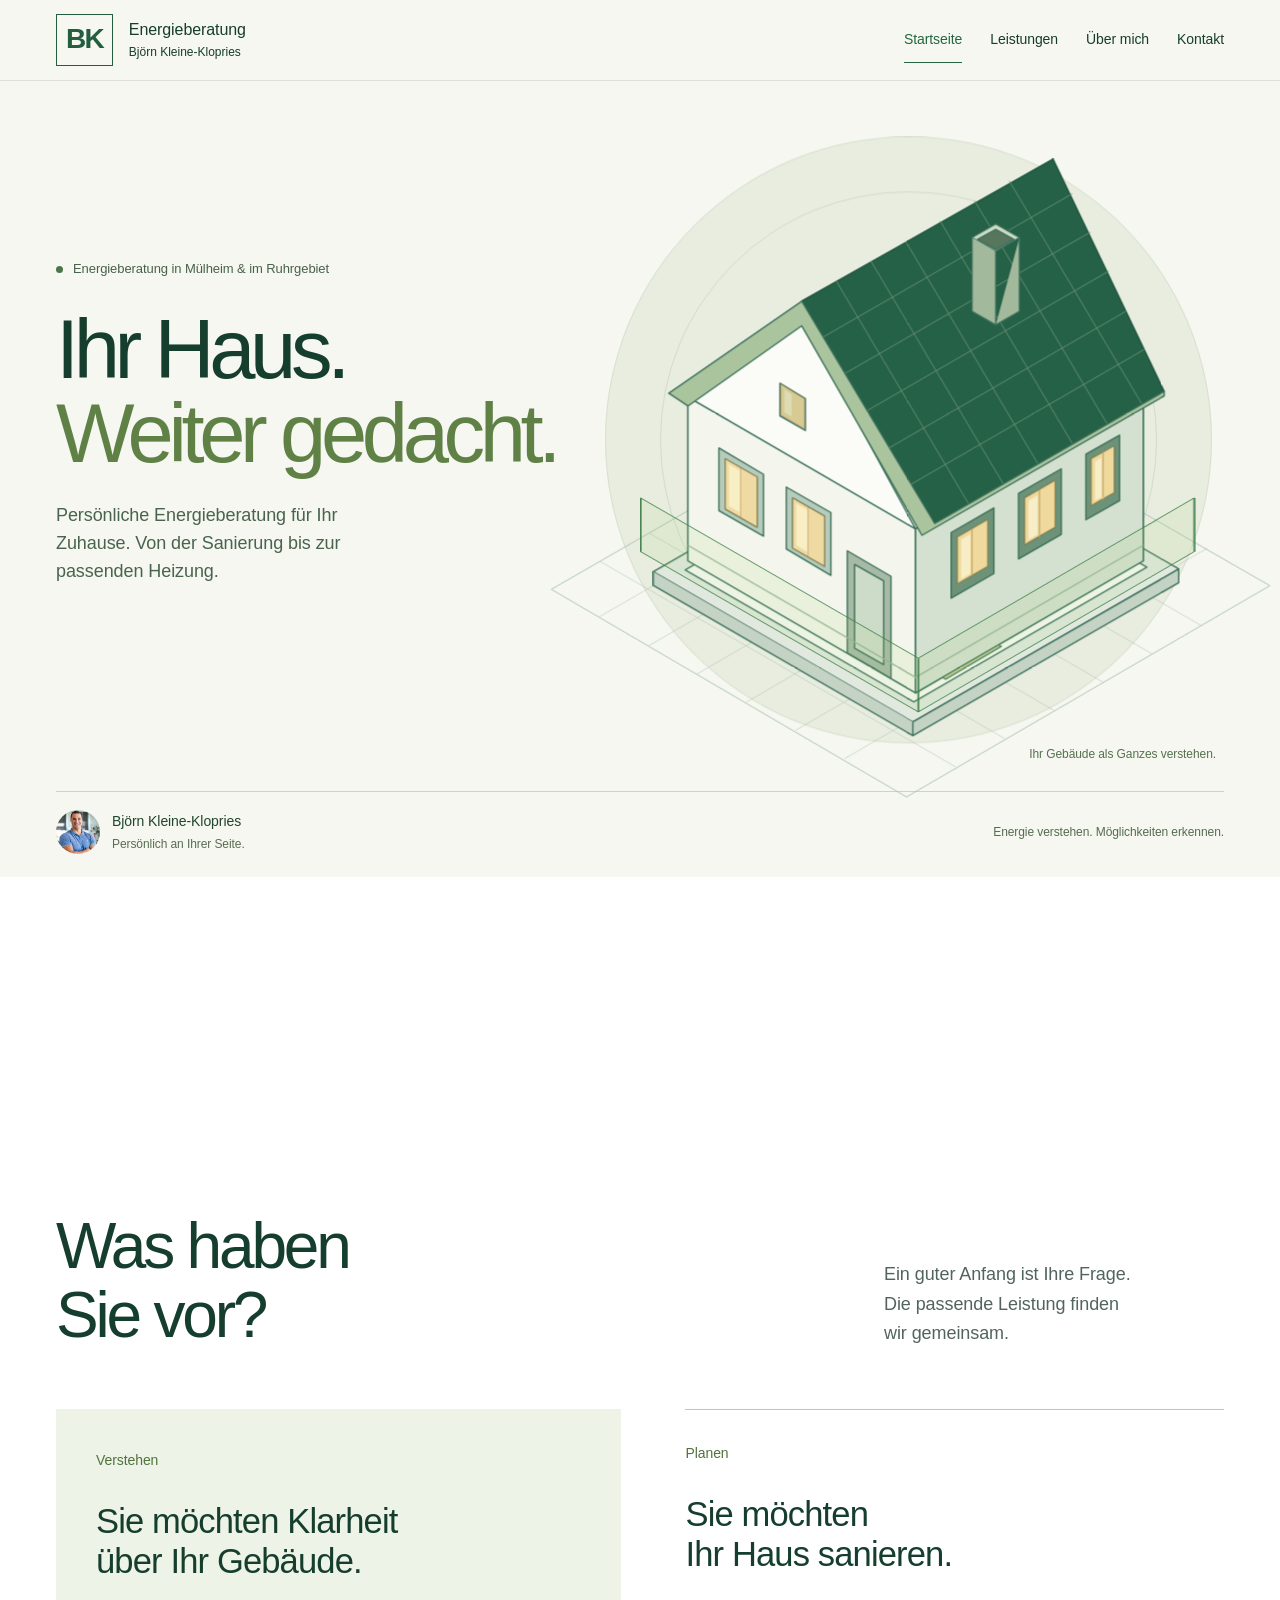
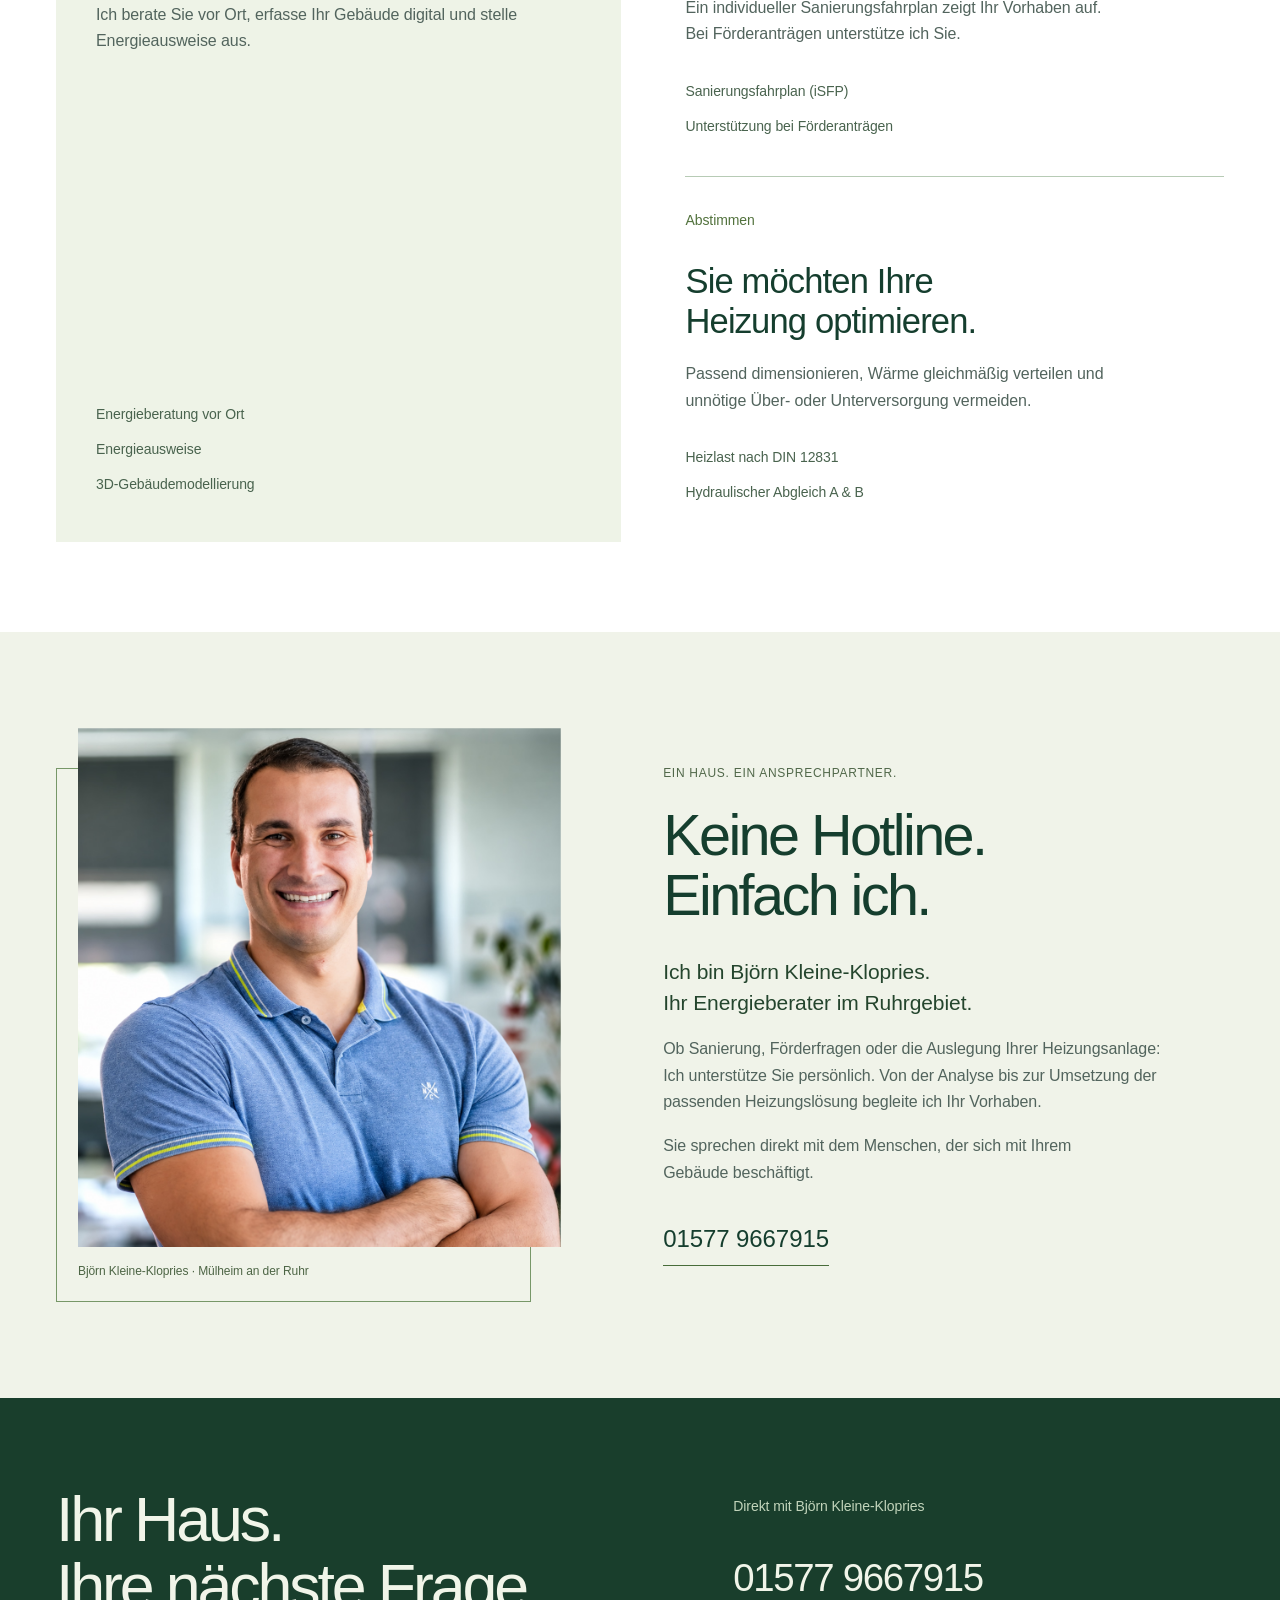
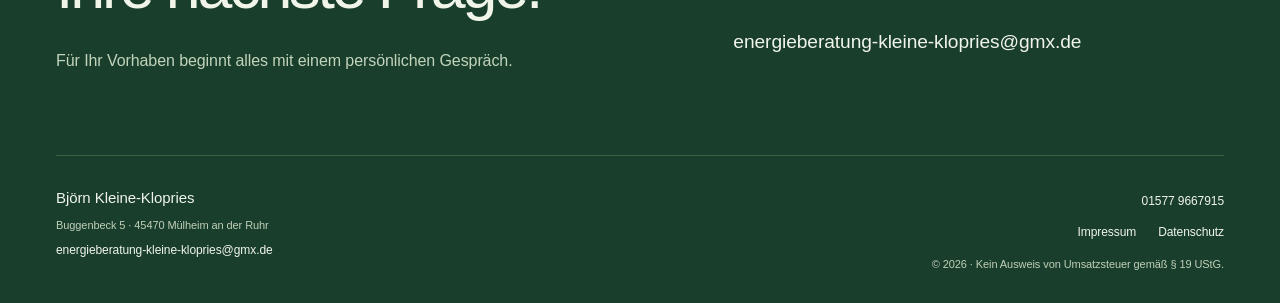
<file: index.html>
<!doctype html><html lang="de"><head><meta name="robots" content="noindex, nofollow"><meta charset="utf-8"><meta name="viewport" content="width=device-width,initial-scale=1"><meta name="theme-color" content="#122b26"><title>Energieberatung in Mülheim | Björn Kleine-Klopries</title><meta name="description" content="Persönliche Energieberatung im Ruhrgebiet: Energieausweise, iSFP, Förderanträge, Heizlastberechnung und hydraulischer Abgleich. Björn Kleine-Klopries in Mülheim."><link rel="canonical" href="https://www.energieberatung-kleine-klopries.de/"><meta property="og:title" content="Energieberatung in Mülheim | Björn Kleine-Klopries"><meta property="og:description" content="Persönliche Energieberatung im Ruhrgebiet: Energieausweise, iSFP, Förderanträge, Heizlastberechnung und hydraulischer Abgleich. Björn Kleine-Klopries in Mülheim."><meta property="og:type" content="website"><meta property="og:locale" content="de_DE"><meta property="og:url" content="https://www.energieberatung-kleine-klopries.de/"><link rel="icon" type="image/svg+xml" href="assets/favicon.svg"><link rel="stylesheet" href="vendor/scrollcraft/scrollcraft.css?v=20260918-mobile2"><link rel="stylesheet" href="style.css?v=20260918-mobile2"><link rel="stylesheet" href="experience.css?v=20260918-mobile2"><script src="vendor/scrollcraft/scrollcraft.js?v=20260918-mobile2" defer></script><script src="app.js?v=20260918-mobile2" defer></script><script src="experience.js?v=20260918-mobile2" defer></script><script type="application/ld+json">{"@context":"https://schema.org","@type":"ProfessionalService","@id":"https://www.energieberatung-kleine-klopries.de/#unternehmen","name":"Energieberatung Björn Kleine-Klopries","url":"https://www.energieberatung-kleine-klopries.de/","telephone":"+4915779667915","email":"energieberatung-kleine-klopries@gmx.de","address":{"@type":"PostalAddress","streetAddress":"Buggenbeck 5","postalCode":"45470","addressLocality":"Mülheim an der Ruhr","addressCountry":"DE"},"areaServed":["Mülheim an der Ruhr","Ruhrgebiet"],"founder":{"@type":"Person","name":"Björn Kleine-Klopries"}}</script></head><body class="experience"><a class="skip" href="#inhalt">Zum Inhalt springen</a><header class="header"><div class="wrap nav"><a class="brand" href="index.html" aria-label="Energieberatung Björn Kleine-Klopries – Startseite"><span class="brand-symbol" aria-hidden="true">BK<span>／</span></span><span>Energieberatung<small>Björn Kleine-Klopries</small></span></a><button class="menu-button" type="button" aria-expanded="false" aria-controls="navigation" aria-label="Menü öffnen"><span></span><span></span></button><nav id="navigation" class="navigation" aria-label="Hauptnavigation"><a aria-current="page" href="index.html">Startseite</a><a  href="leistungen/">Leistungen</a><a href="ueber-mich/">Über mich</a><a  href="kontakt/">Kontakt</a></nav></div></header>
<main id="inhalt">
<section class="atelier-hero" data-sc-act="flow" aria-labelledby="hero-heading">
<div class="wrap hero-layout"><div class="hero-message"><p class="location-line"><span aria-hidden="true"></span>Energieberatung in Mülheim &amp; im Ruhrgebiet</p><h1 id="hero-heading">Ihr Haus.<br> <span>Weiter gedacht.</span></h1><p class="hero-summary">Persönliche Energieberatung für Ihr Zuhause. Von der Sanierung bis zur passenden Heizung.</p></div><div class="building-scene"><div class="drawing-disc" data-sc-parallax="-0.2" aria-hidden="true"></div><svg class="hero-building" viewBox="0 0 850 800" aria-hidden="true"><g data-sc-parallax="-0.3"><use href="assets/building.svg#site"/></g><g data-sc-parallax="-0.7"><use href="assets/building.svg#base"/><g class="house-inside"><use href="assets/building.svg#inside"/></g><g class="house-room-lights"><use href="assets/building.svg#room-light"/></g><g class="house-shell"><use href="assets/building.svg#shell"/></g><g class="house-window-lights"><use class="light-front" href="assets/building.svg#light-front"/><use class="light-side" href="assets/building.svg#light-side"/><use class="light-attic" href="assets/building.svg#light-attic"/></g><g class="house-roof"><use href="assets/building.svg#roof"/></g></g><g class="house-analysis" data-sc-parallax="0.5"><use href="assets/building.svg#analysis"/></g></svg><span class="scene-caption">Ihr Gebäude als Ganzes verstehen.</span></div></div>
<div class="hero-footline wrap"><div class="hero-person"><img src="assets/bjoern-kleine-klopries-neu-scharf.avif" width="48" height="48" alt=""><span>Björn Kleine-Klopries<small>Persönlich an Ihrer Seite.</small></span></div><span>Energie verstehen. Möglichkeiten erkennen.</span></div>
</section>
<section class="quiet-note" data-sc-act="flow" aria-labelledby="note-heading"><div class="wrap"><h2 id="note-heading" data-sc-cue="0.03 1 0.08 0" data-sc-kinetic="lines">Eine neue Heizung? Beginnen wir mit dem ganzen Haus.</h2></div></section>
<section class="offer-section" id="leistungen" data-sc-act="flow" aria-labelledby="offer-heading"><div class="wrap">
<div class="offer-heading" data-sc-in><h2 id="offer-heading">Was haben<br> Sie vor?</h2><p>Ein guter Anfang ist Ihre Frage.<br> Die passende Leistung finden wir gemeinsam.</p></div>
<div class="offer-grid" data-sc-in data-sc-stagger="60">
<article class="offer-group offer-primary"><span class="offer-word">Verstehen</span><h3>Sie möchten Klarheit<br> über Ihr Gebäude.</h3><p>Ich berate Sie vor Ort, erfasse Ihr Gebäude digital und stelle Energieausweise aus.</p><ul class="offer-list"><li>Energieberatung vor Ort </li><li>Energieausweise </li><li>3D-Gebäudemodellierung </li></ul></article>
<article class="offer-group"><span class="offer-word">Planen</span><h3>Sie möchten<br> Ihr Haus sanieren.</h3><p>Ein individueller Sanierungsfahrplan zeigt Ihr Vorhaben auf. Bei Förderanträgen unterstütze ich Sie.</p><ul class="offer-list"><li>Sanierungsfahrplan (iSFP) </li><li>Unterstützung bei Förderanträgen </li></ul></article>
<article class="offer-group"><span class="offer-word">Abstimmen</span><h3>Sie möchten Ihre<br> Heizung optimieren.</h3><p>Passend dimensionieren, Wärme gleichmäßig verteilen und unnötige Über- oder Unterversorgung vermeiden.</p><ul class="offer-list"><li>Heizlast nach DIN 12831 </li><li>Hydraulischer Abgleich A &amp; B </li></ul></article>
</div></div></section>
<section class="person-section" id="ueber-mich" data-sc-act="flow" aria-labelledby="person-heading"><div class="wrap person-layout">
<figure class="person-image"><div data-sc-reveal="left" data-sc-reveal-at="0.05 0.38"><img src="assets/bjoern-kleine-klopries-neu-scharf.avif" width="1280" height="1229" loading="lazy" alt="Björn Kleine-Klopries, Ihr persönlicher Energieberater"></div><figcaption>Björn Kleine-Klopries · Mülheim an der Ruhr</figcaption></figure>
<div class="person-copy"><p class="section-kicker">Ein Haus. Ein Ansprechpartner.</p><h2 id="person-heading">Keine Hotline.<br> Einfach ich.</h2><p class="person-lead">Ich bin Björn Kleine-Klopries.<br> Ihr Energieberater im Ruhrgebiet.</p><p>Ob Sanierung, Förderfragen oder die Auslegung Ihrer Heizungsanlage: Ich unterstütze Sie persönlich. Von der Analyse bis zur Umsetzung der passenden Heizungslösung begleite ich Ihr Vorhaben.</p><p>Sie sprechen direkt mit dem Menschen, der sich mit Ihrem Gebäude beschäftigt.</p><a href="tel:+4915779667915" class="person-phone">01577 9667915 </a></div></div></section>
<section class="inquiry-section" id="anfrage" data-sc-act="flow" aria-labelledby="inquiry-heading"><div class="wrap">
<div class="inquiry-layout"><div><h2 id="inquiry-heading">Ihr Haus.<br> Ihre nächste Frage.</h2><p>Für Ihr Vorhaben beginnt alles mit einem persönlichen Gespräch.</p></div><div class="inquiry-contact"><p>Direkt mit Björn Kleine-Klopries</p><a href="tel:+4915779667915">01577 9667915</a><a href="mailto:energieberatung-kleine-klopries@gmx.de">energieberatung-kleine-klopries<wbr>@gmx.de</a></div></div>
<footer class="atelier-footer"><div><strong>Björn Kleine-Klopries</strong><p>Buggenbeck 5 · 45470 Mülheim an der Ruhr</p><a href="mailto:energieberatung-kleine-klopries@gmx.de">energieberatung-kleine-klopries@gmx.de</a></div><div><a href="tel:+4915779667915">01577 9667915</a><nav aria-label="Rechtliche Informationen"><a href="impressum/">Impressum</a><a href="datenschutz/">Datenschutz</a></nav><p>© <span data-year>2026</span> · Kein Ausweis von Umsatzsteuer gemäß § 19 UStG.</p></div></footer>
</div></section></main></body></html>
</file>
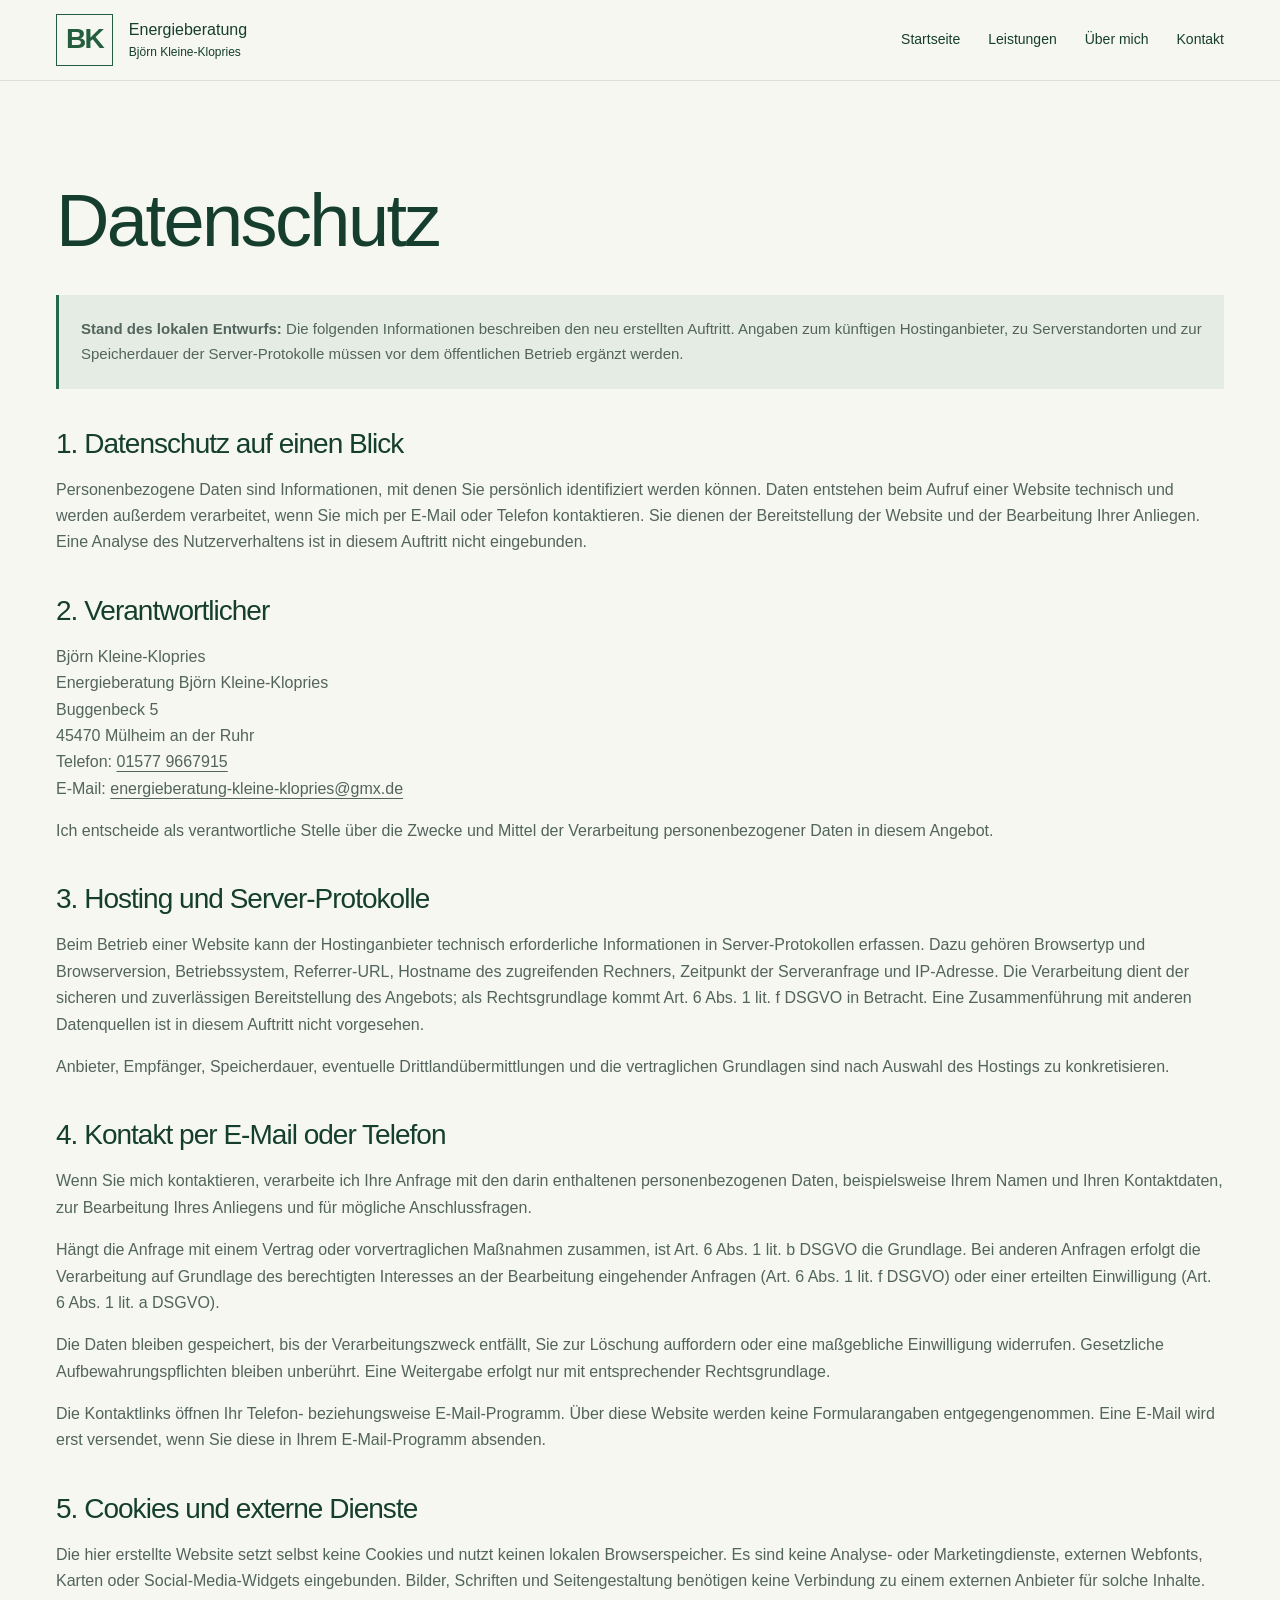
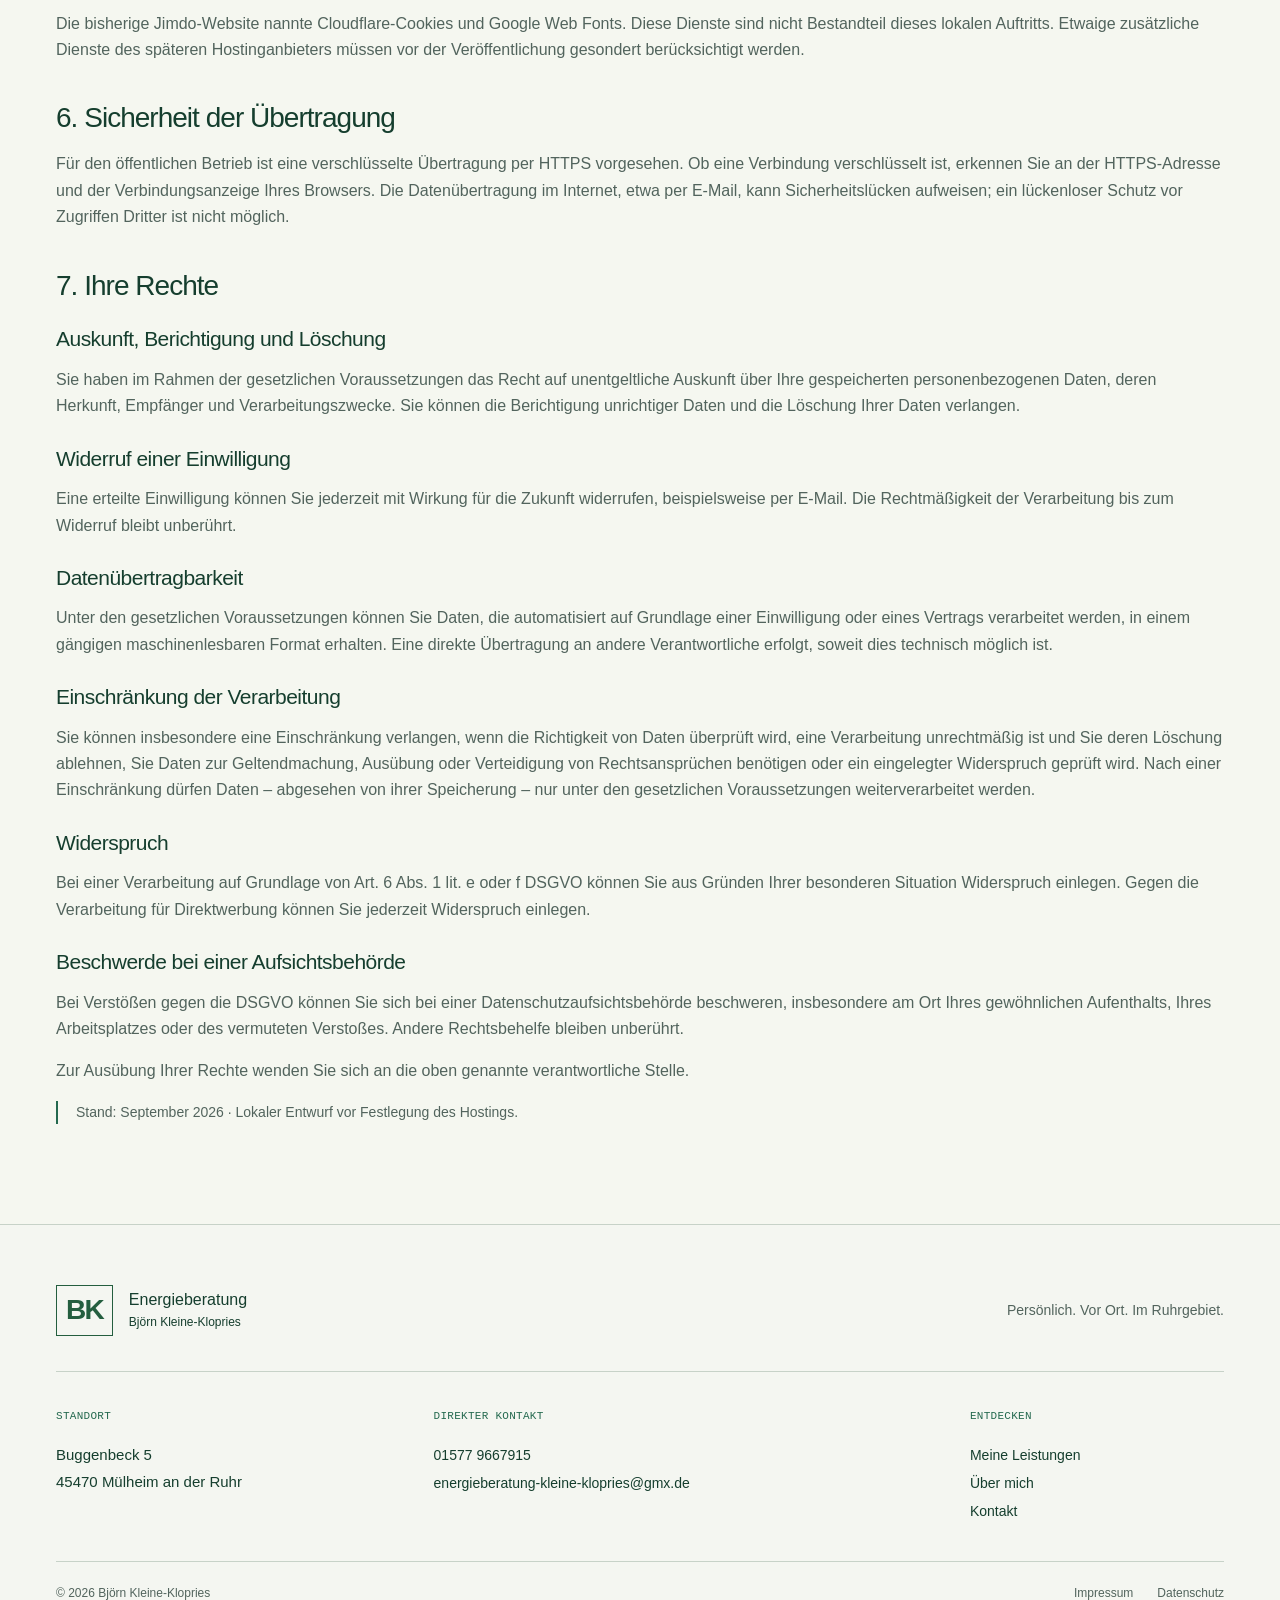
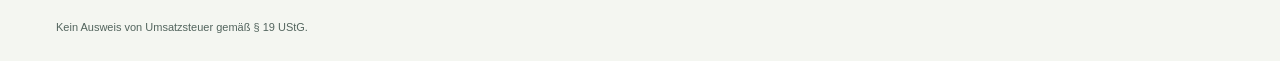
<file: datenschutz/index.html>
<!doctype html><html lang="de"><head><meta name="robots" content="noindex, nofollow"><meta charset="utf-8"><meta name="viewport" content="width=device-width,initial-scale=1"><meta name="theme-color" content="#122b26"><title>Datenschutz | Energieberatung Kleine-Klopries</title><meta name="description" content="Datenschutz der Energieberatung Björn Kleine-Klopries, Buggenbeck 5, 45470 Mülheim an der Ruhr."><link rel="canonical" href="https://www.energieberatung-kleine-klopries.de/datenschutz/"><meta property="og:title" content="Datenschutz | Energieberatung Kleine-Klopries"><meta property="og:description" content="Datenschutz der Energieberatung Björn Kleine-Klopries, Buggenbeck 5, 45470 Mülheim an der Ruhr."><meta property="og:type" content="website"><meta property="og:locale" content="de_DE"><meta property="og:url" content="https://www.energieberatung-kleine-klopries.de/datenschutz/"><link rel="icon" type="image/svg+xml" href="../assets/favicon.svg"><link rel="stylesheet" href="../style.css?v=20260918-mobile2"><link rel="stylesheet" href="../experience.css?v=20260918-mobile2"><script src="../app.js?v=20260918-mobile2" defer></script></head><body class="experience subpage"><a class="skip" href="#inhalt">Zum Inhalt springen</a><header class="header"><div class="wrap nav"><a class="brand" href="../index.html" aria-label="Energieberatung Björn Kleine-Klopries – Startseite"><span class="brand-symbol" aria-hidden="true">BK<span>／</span></span><span>Energieberatung<small>Björn Kleine-Klopries</small></span></a><button class="menu-button" type="button" aria-expanded="false" aria-controls="navigation" aria-label="Menü öffnen"><span></span><span></span></button><nav id="navigation" class="navigation" aria-label="Hauptnavigation"><a href="../index.html">Startseite</a><a  href="../leistungen/">Leistungen</a><a href="../ueber-mich/">Über mich</a><a  href="../kontakt/">Kontakt</a></nav></div></header><main id="inhalt" class="wrap legal-page"><h1>Datenschutz</h1>
<p class="legal-notice"><strong>Stand des lokalen Entwurfs:</strong> Die folgenden Informationen beschreiben den neu erstellten Auftritt. Angaben zum künftigen Hostinganbieter, zu Serverstandorten und zur Speicherdauer der Server-Protokolle müssen vor dem öffentlichen Betrieb ergänzt werden.</p>
<h2>1. Datenschutz auf einen Blick</h2><p>Personenbezogene Daten sind Informationen, mit denen Sie persönlich identifiziert werden können. Daten entstehen beim Aufruf einer Website technisch und werden außerdem verarbeitet, wenn Sie mich per E-Mail oder Telefon kontaktieren. Sie dienen der Bereitstellung der Website und der Bearbeitung Ihrer Anliegen. Eine Analyse des Nutzerverhaltens ist in diesem Auftritt nicht eingebunden.</p>
<h2>2. Verantwortlicher</h2><p>Björn Kleine-Klopries<br>Energieberatung Björn Kleine-Klopries<br>Buggenbeck 5<br>45470 Mülheim an der Ruhr<br>Telefon: <a href="tel:+4915779667915">01577 9667915</a><br>E-Mail: <a class="email" href="mailto:energieberatung-kleine-klopries@gmx.de">energieberatung-kleine-klopries@gmx.de</a></p><p>Ich entscheide als verantwortliche Stelle über die Zwecke und Mittel der Verarbeitung personenbezogener Daten in diesem Angebot.</p>
<h2>3. Hosting und Server-Protokolle</h2><p>Beim Betrieb einer Website kann der Hostinganbieter technisch erforderliche Informationen in Server-Protokollen erfassen. Dazu gehören Browsertyp und Browserversion, Betriebssystem, Referrer-URL, Hostname des zugreifenden Rechners, Zeitpunkt der Serveranfrage und IP-Adresse. Die Verarbeitung dient der sicheren und zuverlässigen Bereitstellung des Angebots; als Rechtsgrundlage kommt Art. 6 Abs. 1 lit. f DSGVO in Betracht. Eine Zusammenführung mit anderen Datenquellen ist in diesem Auftritt nicht vorgesehen.</p><p>Anbieter, Empfänger, Speicherdauer, eventuelle Drittlandübermittlungen und die vertraglichen Grundlagen sind nach Auswahl des Hostings zu konkretisieren.</p>
<h2>4. Kontakt per E-Mail oder Telefon</h2><p>Wenn Sie mich kontaktieren, verarbeite ich Ihre Anfrage mit den darin enthaltenen personenbezogenen Daten, beispielsweise Ihrem Namen und Ihren Kontaktdaten, zur Bearbeitung Ihres Anliegens und für mögliche Anschlussfragen.</p><p>Hängt die Anfrage mit einem Vertrag oder vorvertraglichen Maßnahmen zusammen, ist Art. 6 Abs. 1 lit. b DSGVO die Grundlage. Bei anderen Anfragen erfolgt die Verarbeitung auf Grundlage des berechtigten Interesses an der Bearbeitung eingehender Anfragen (Art. 6 Abs. 1 lit. f DSGVO) oder einer erteilten Einwilligung (Art. 6 Abs. 1 lit. a DSGVO).</p><p>Die Daten bleiben gespeichert, bis der Verarbeitungszweck entfällt, Sie zur Löschung auffordern oder eine maßgebliche Einwilligung widerrufen. Gesetzliche Aufbewahrungspflichten bleiben unberührt. Eine Weitergabe erfolgt nur mit entsprechender Rechtsgrundlage.</p><p>Die Kontaktlinks öffnen Ihr Telefon- beziehungsweise E-Mail-Programm. Über diese Website werden keine Formularangaben entgegengenommen. Eine E-Mail wird erst versendet, wenn Sie diese in Ihrem E-Mail-Programm absenden.</p>
<h2>5. Cookies und externe Dienste</h2><p>Die hier erstellte Website setzt selbst keine Cookies und nutzt keinen lokalen Browserspeicher. Es sind keine Analyse- oder Marketingdienste, externen Webfonts, Karten oder Social-Media-Widgets eingebunden. Bilder, Schriften und Seitengestaltung benötigen keine Verbindung zu einem externen Anbieter für solche Inhalte.</p><p>Die bisherige Jimdo-Website nannte Cloudflare-Cookies und Google Web Fonts. Diese Dienste sind nicht Bestandteil dieses lokalen Auftritts. Etwaige zusätzliche Dienste des späteren Hostinganbieters müssen vor der Veröffentlichung gesondert berücksichtigt werden.</p>
<h2>6. Sicherheit der Übertragung</h2><p>Für den öffentlichen Betrieb ist eine verschlüsselte Übertragung per HTTPS vorgesehen. Ob eine Verbindung verschlüsselt ist, erkennen Sie an der HTTPS-Adresse und der Verbindungsanzeige Ihres Browsers. Die Datenübertragung im Internet, etwa per E-Mail, kann Sicherheitslücken aufweisen; ein lückenloser Schutz vor Zugriffen Dritter ist nicht möglich.</p>
<h2>7. Ihre Rechte</h2><h3>Auskunft, Berichtigung und Löschung</h3><p>Sie haben im Rahmen der gesetzlichen Voraussetzungen das Recht auf unentgeltliche Auskunft über Ihre gespeicherten personenbezogenen Daten, deren Herkunft, Empfänger und Verarbeitungszwecke. Sie können die Berichtigung unrichtiger Daten und die Löschung Ihrer Daten verlangen.</p><h3>Widerruf einer Einwilligung</h3><p>Eine erteilte Einwilligung können Sie jederzeit mit Wirkung für die Zukunft widerrufen, beispielsweise per E-Mail. Die Rechtmäßigkeit der Verarbeitung bis zum Widerruf bleibt unberührt.</p><h3>Datenübertragbarkeit</h3><p>Unter den gesetzlichen Voraussetzungen können Sie Daten, die automatisiert auf Grundlage einer Einwilligung oder eines Vertrags verarbeitet werden, in einem gängigen maschinenlesbaren Format erhalten. Eine direkte Übertragung an andere Verantwortliche erfolgt, soweit dies technisch möglich ist.</p><h3>Einschränkung der Verarbeitung</h3><p>Sie können insbesondere eine Einschränkung verlangen, wenn die Richtigkeit von Daten überprüft wird, eine Verarbeitung unrechtmäßig ist und Sie deren Löschung ablehnen, Sie Daten zur Geltendmachung, Ausübung oder Verteidigung von Rechtsansprüchen benötigen oder ein eingelegter Widerspruch geprüft wird. Nach einer Einschränkung dürfen Daten – abgesehen von ihrer Speicherung – nur unter den gesetzlichen Voraussetzungen weiterverarbeitet werden.</p><h3>Widerspruch</h3><p>Bei einer Verarbeitung auf Grundlage von Art. 6 Abs. 1 lit. e oder f DSGVO können Sie aus Gründen Ihrer besonderen Situation Widerspruch einlegen. Gegen die Verarbeitung für Direktwerbung können Sie jederzeit Widerspruch einlegen.</p><h3>Beschwerde bei einer Aufsichtsbehörde</h3><p>Bei Verstößen gegen die DSGVO können Sie sich bei einer Datenschutzaufsichtsbehörde beschweren, insbesondere am Ort Ihres gewöhnlichen Aufenthalts, Ihres Arbeitsplatzes oder des vermuteten Verstoßes. Andere Rechtsbehelfe bleiben unberührt.</p><p>Zur Ausübung Ihrer Rechte wenden Sie sich an die oben genannte verantwortliche Stelle.</p><p class="service-note">Stand: September 2026 · Lokaler Entwurf vor Festlegung des Hostings.</p></main><footer class="footer"><div class="wrap"><div class="footer-top"><a class="brand" href="../index.html"><span class="brand-symbol" aria-hidden="true">BK<span>／</span></span><span>Energieberatung<small>Björn Kleine-Klopries</small></span></a><p>Persönlich. Vor Ort. Im Ruhrgebiet.</p></div><div class="footer-columns"><div><span class="label">Standort</span><address>Buggenbeck 5<br>45470 Mülheim an der Ruhr</address></div><div><span class="label">Direkter Kontakt</span><a href="tel:+4915779667915">01577 9667915</a><a class="email" href="mailto:energieberatung-kleine-klopries@gmx.de">energieberatung-kleine-klopries@gmx.de</a></div><div><span class="label">Entdecken</span><a href="../leistungen/">Meine Leistungen</a><a href="../ueber-mich/">Über mich</a><a href="../kontakt/">Kontakt</a></div></div><div class="footer-bottom"><span>© <span data-year>2026</span> Björn Kleine-Klopries</span><div><a href="../impressum/">Impressum</a><a href="../datenschutz/">Datenschutz</a></div><span>Kein Ausweis von Umsatzsteuer gemäß § 19 UStG.</span></div></div></footer></body></html>
</file>
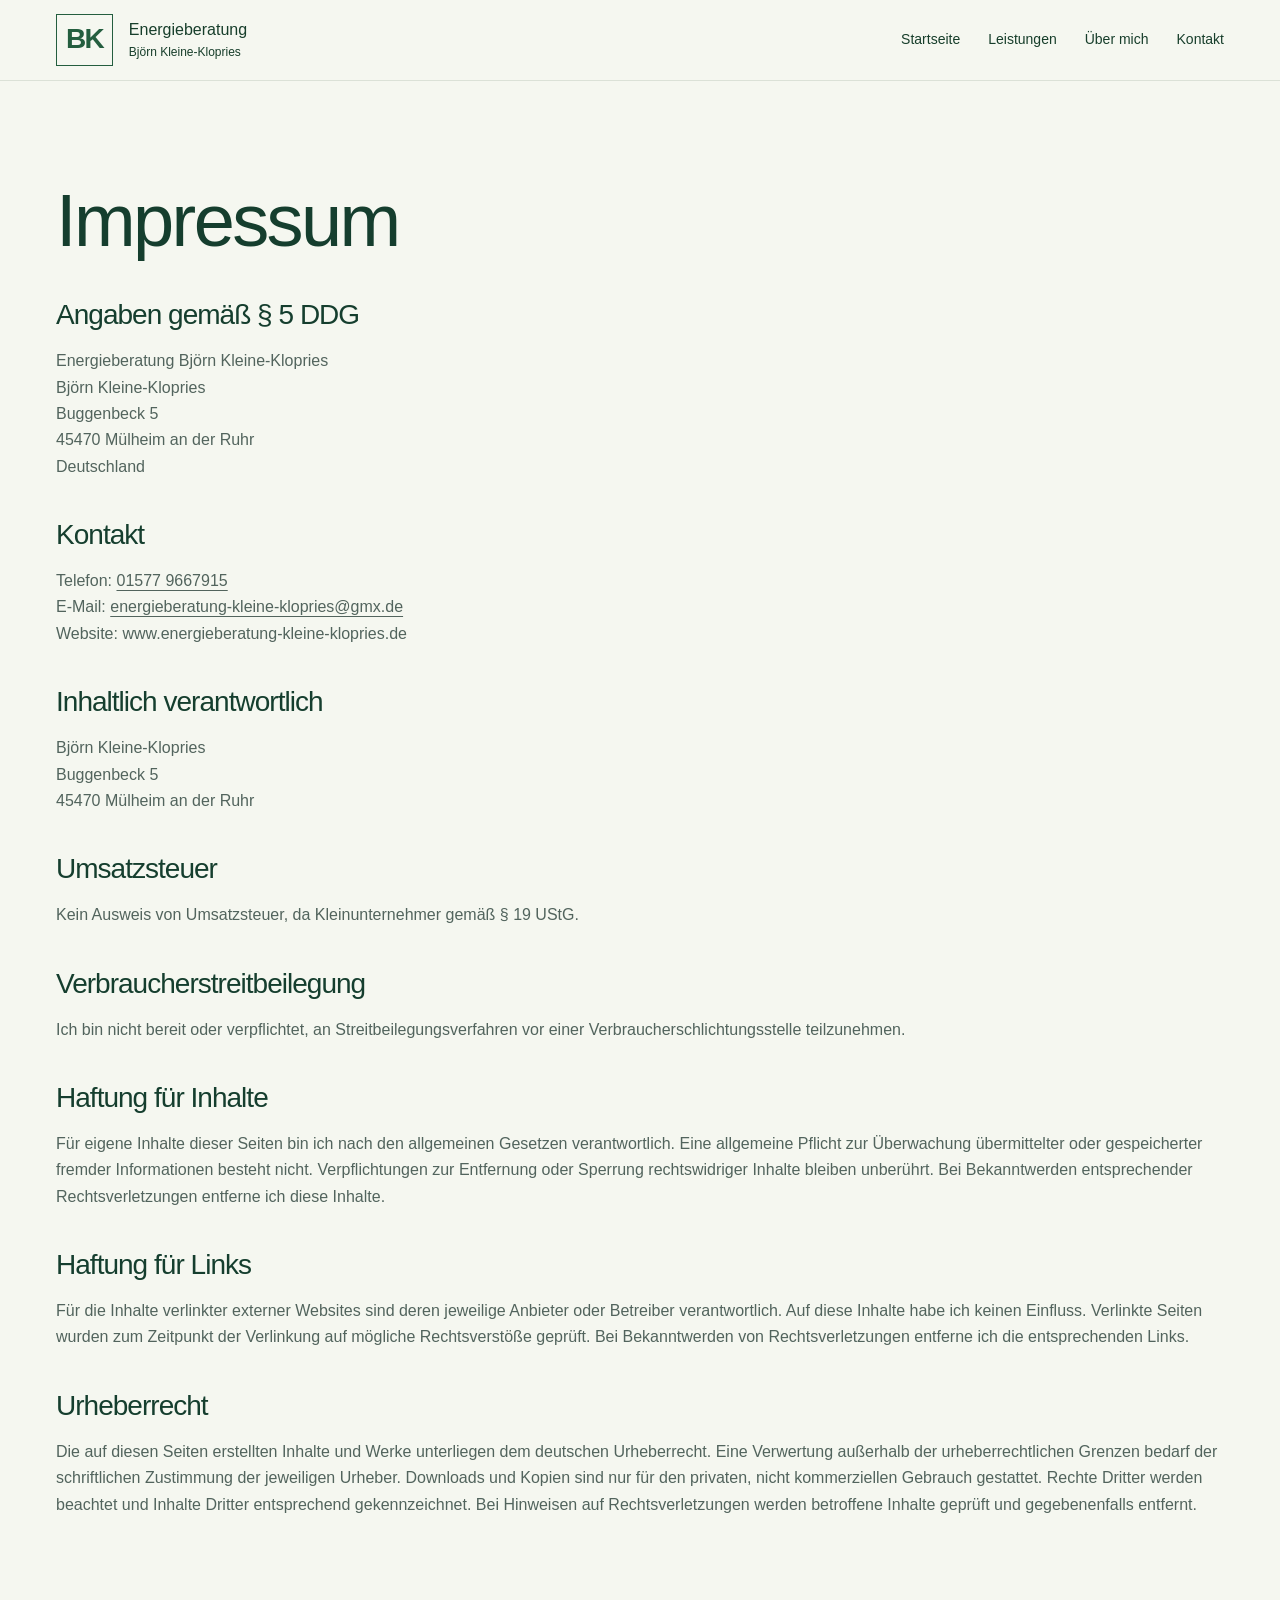
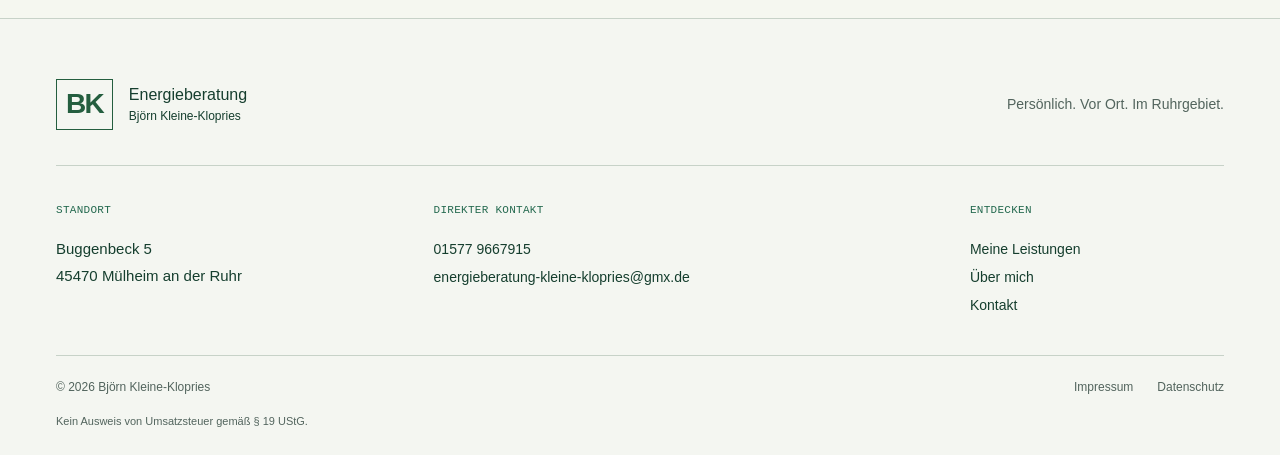
<file: impressum/index.html>
<!doctype html><html lang="de"><head><meta name="robots" content="noindex, nofollow"><meta charset="utf-8"><meta name="viewport" content="width=device-width,initial-scale=1"><meta name="theme-color" content="#122b26"><title>Impressum | Energieberatung Kleine-Klopries</title><meta name="description" content="Impressum der Energieberatung Björn Kleine-Klopries, Buggenbeck 5, 45470 Mülheim an der Ruhr."><link rel="canonical" href="https://www.energieberatung-kleine-klopries.de/impressum/"><meta property="og:title" content="Impressum | Energieberatung Kleine-Klopries"><meta property="og:description" content="Impressum der Energieberatung Björn Kleine-Klopries, Buggenbeck 5, 45470 Mülheim an der Ruhr."><meta property="og:type" content="website"><meta property="og:locale" content="de_DE"><meta property="og:url" content="https://www.energieberatung-kleine-klopries.de/impressum/"><link rel="icon" type="image/svg+xml" href="../assets/favicon.svg"><link rel="stylesheet" href="../style.css?v=20260918-mobile2"><link rel="stylesheet" href="../experience.css?v=20260918-mobile2"><script src="../app.js?v=20260918-mobile2" defer></script></head><body class="experience subpage"><a class="skip" href="#inhalt">Zum Inhalt springen</a><header class="header"><div class="wrap nav"><a class="brand" href="../index.html" aria-label="Energieberatung Björn Kleine-Klopries – Startseite"><span class="brand-symbol" aria-hidden="true">BK<span>／</span></span><span>Energieberatung<small>Björn Kleine-Klopries</small></span></a><button class="menu-button" type="button" aria-expanded="false" aria-controls="navigation" aria-label="Menü öffnen"><span></span><span></span></button><nav id="navigation" class="navigation" aria-label="Hauptnavigation"><a href="../index.html">Startseite</a><a  href="../leistungen/">Leistungen</a><a href="../ueber-mich/">Über mich</a><a  href="../kontakt/">Kontakt</a></nav></div></header><main id="inhalt" class="wrap legal-page"><h1>Impressum</h1>
<h2>Angaben gemäß § 5 DDG</h2><p>Energieberatung Björn Kleine-Klopries<br>Björn Kleine-Klopries<br>Buggenbeck 5<br>45470 Mülheim an der Ruhr<br>Deutschland</p><h2>Kontakt</h2><p>Telefon: <a href="tel:+4915779667915">01577 9667915</a><br>E-Mail: <a class="email" href="mailto:energieberatung-kleine-klopries@gmx.de">energieberatung-kleine-klopries@gmx.de</a><br>Website: www.energieberatung-kleine-klopries.de</p><h2>Inhaltlich verantwortlich</h2><p>Björn Kleine-Klopries<br>Buggenbeck 5<br>45470 Mülheim an der Ruhr</p><h2>Umsatzsteuer</h2><p>Kein Ausweis von Umsatzsteuer, da Kleinunternehmer gemäß § 19 UStG.</p><h2>Verbraucherstreitbeilegung</h2><p>Ich bin nicht bereit oder verpflichtet, an Streitbeilegungsverfahren vor einer Verbraucherschlichtungsstelle teilzunehmen.</p><h2>Haftung für Inhalte</h2><p>Für eigene Inhalte dieser Seiten bin ich nach den allgemeinen Gesetzen verantwortlich. Eine allgemeine Pflicht zur Überwachung übermittelter oder gespeicherter fremder Informationen besteht nicht. Verpflichtungen zur Entfernung oder Sperrung rechtswidriger Inhalte bleiben unberührt. Bei Bekanntwerden entsprechender Rechtsverletzungen entferne ich diese Inhalte.</p><h2>Haftung für Links</h2><p>Für die Inhalte verlinkter externer Websites sind deren jeweilige Anbieter oder Betreiber verantwortlich. Auf diese Inhalte habe ich keinen Einfluss. Verlinkte Seiten wurden zum Zeitpunkt der Verlinkung auf mögliche Rechtsverstöße geprüft. Bei Bekanntwerden von Rechtsverletzungen entferne ich die entsprechenden Links.</p><h2>Urheberrecht</h2><p>Die auf diesen Seiten erstellten Inhalte und Werke unterliegen dem deutschen Urheberrecht. Eine Verwertung außerhalb der urheberrechtlichen Grenzen bedarf der schriftlichen Zustimmung der jeweiligen Urheber. Downloads und Kopien sind nur für den privaten, nicht kommerziellen Gebrauch gestattet. Rechte Dritter werden beachtet und Inhalte Dritter entsprechend gekennzeichnet. Bei Hinweisen auf Rechtsverletzungen werden betroffene Inhalte geprüft und gegebenenfalls entfernt.</p></main><footer class="footer"><div class="wrap"><div class="footer-top"><a class="brand" href="../index.html"><span class="brand-symbol" aria-hidden="true">BK<span>／</span></span><span>Energieberatung<small>Björn Kleine-Klopries</small></span></a><p>Persönlich. Vor Ort. Im Ruhrgebiet.</p></div><div class="footer-columns"><div><span class="label">Standort</span><address>Buggenbeck 5<br>45470 Mülheim an der Ruhr</address></div><div><span class="label">Direkter Kontakt</span><a href="tel:+4915779667915">01577 9667915</a><a class="email" href="mailto:energieberatung-kleine-klopries@gmx.de">energieberatung-kleine-klopries@gmx.de</a></div><div><span class="label">Entdecken</span><a href="../leistungen/">Meine Leistungen</a><a href="../ueber-mich/">Über mich</a><a href="../kontakt/">Kontakt</a></div></div><div class="footer-bottom"><span>© <span data-year>2026</span> Björn Kleine-Klopries</span><div><a href="../impressum/">Impressum</a><a href="../datenschutz/">Datenschutz</a></div><span>Kein Ausweis von Umsatzsteuer gemäß § 19 UStG.</span></div></div></footer></body></html>
</file>
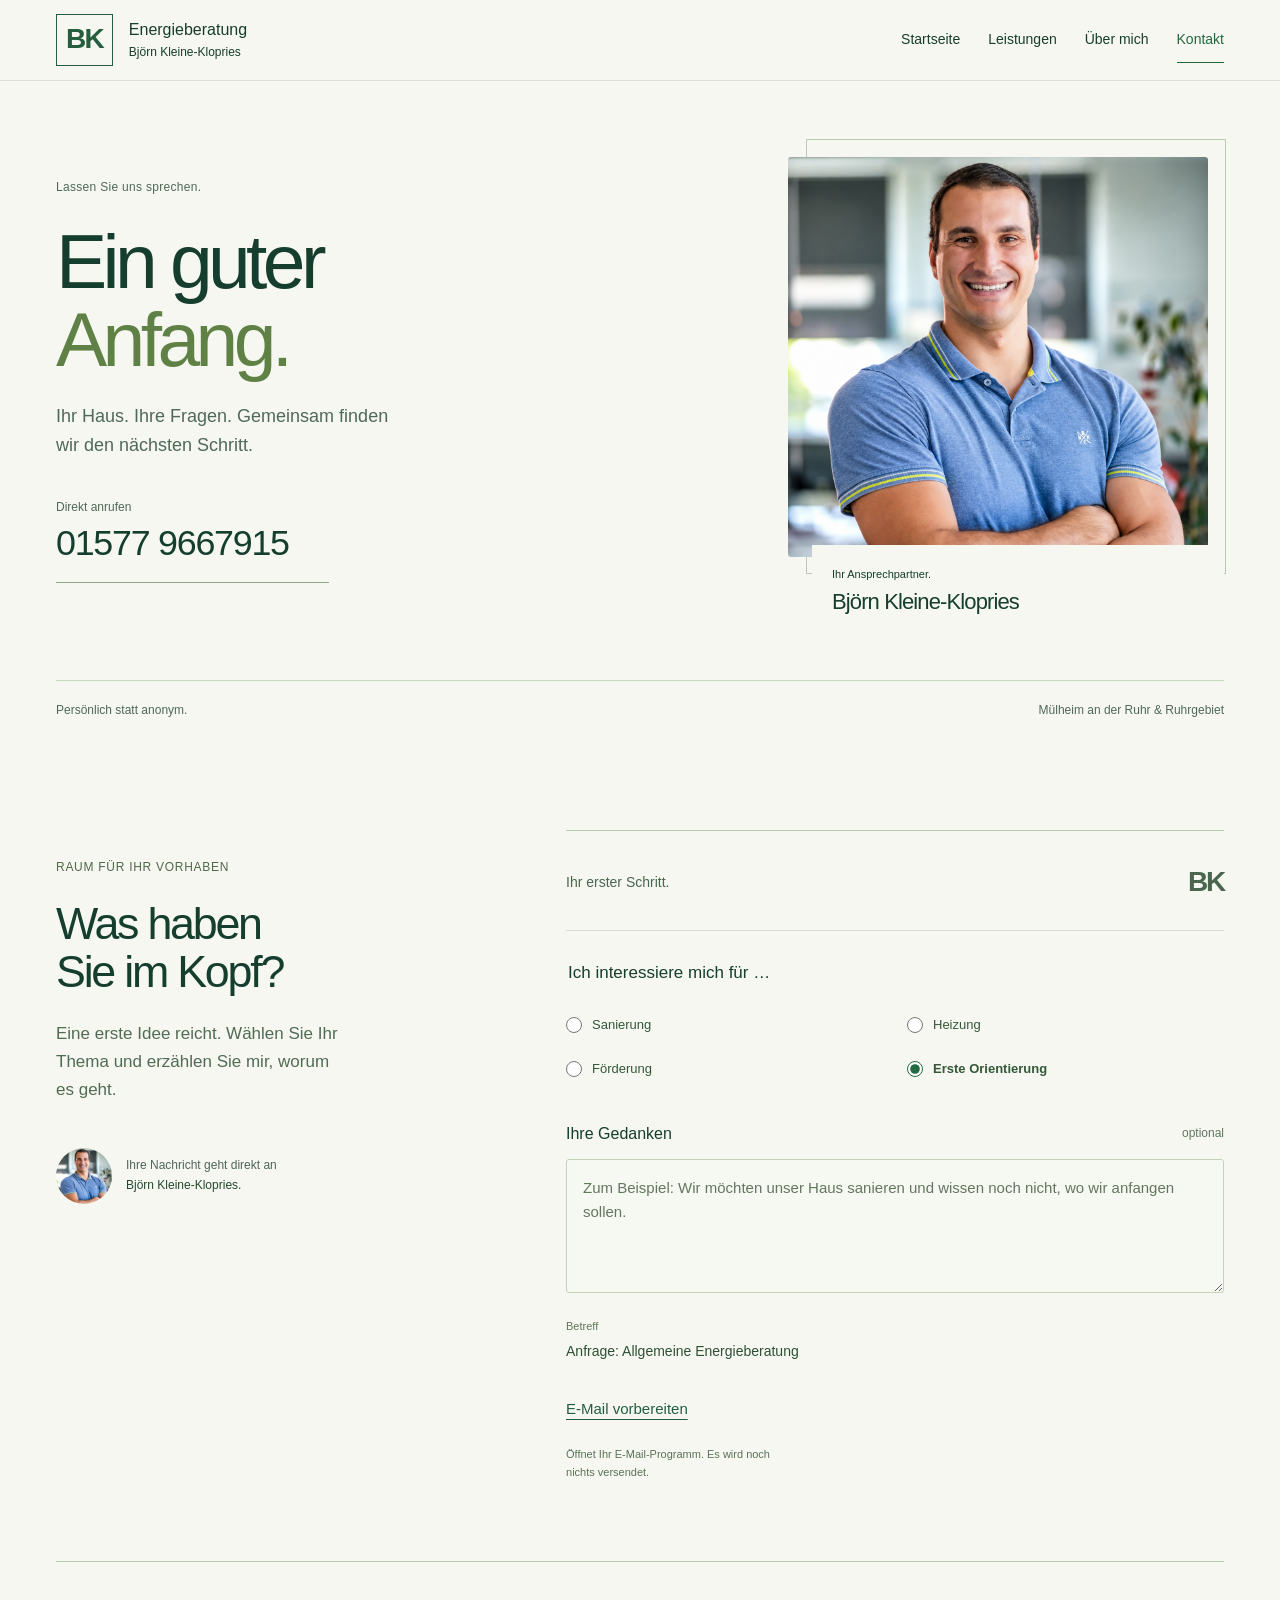
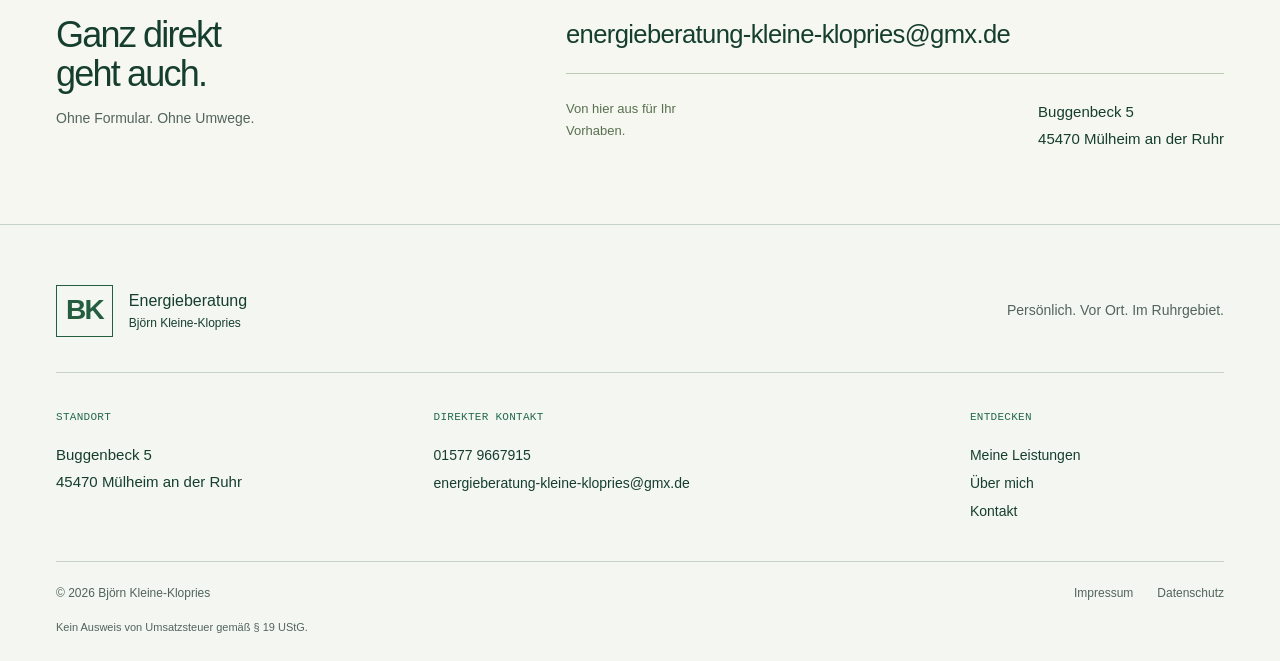
<file: kontakt/index.html>
<!doctype html><html lang="de"><head><meta name="robots" content="noindex, nofollow"><meta charset="utf-8"><meta name="viewport" content="width=device-width,initial-scale=1"><meta name="theme-color" content="#122b26"><title>Kontakt | Energieberatung Björn Kleine-Klopries</title><meta name="description" content="Energieberatung in Mülheim anfragen: 01577 9667915 oder energieberatung-kleine-klopries@gmx.de. Björn Kleine-Klopries, Buggenbeck 5."><link rel="canonical" href="https://www.energieberatung-kleine-klopries.de/kontakt/"><meta property="og:title" content="Kontakt | Energieberatung Björn Kleine-Klopries"><meta property="og:description" content="Energieberatung in Mülheim anfragen: 01577 9667915 oder energieberatung-kleine-klopries@gmx.de. Björn Kleine-Klopries, Buggenbeck 5."><meta property="og:type" content="website"><meta property="og:locale" content="de_DE"><meta property="og:url" content="https://www.energieberatung-kleine-klopries.de/kontakt/"><link rel="icon" type="image/svg+xml" href="../assets/favicon.svg"><link rel="stylesheet" href="../style.css?v=20260918-mobile2"><link rel="stylesheet" href="../experience.css?v=20260918-mobile2"><link rel="stylesheet" href="../contact.css?v=20260918-mobile2"><script src="../app.js?v=20260918-mobile2" defer></script><script src="../contact.js?v=20260918-mobile2" defer></script></head><body class="experience subpage contact-redesign"><a class="skip" href="#inhalt">Zum Inhalt springen</a><header class="header"><div class="wrap nav"><a class="brand" href="../index.html" aria-label="Energieberatung Björn Kleine-Klopries – Startseite"><span class="brand-symbol" aria-hidden="true">BK<span>／</span></span><span>Energieberatung<small>Björn Kleine-Klopries</small></span></a><button class="menu-button" type="button" aria-expanded="false" aria-controls="navigation" aria-label="Menü öffnen"><span></span><span></span></button><nav id="navigation" class="navigation" aria-label="Hauptnavigation"><a href="../index.html">Startseite</a><a  href="../leistungen/">Leistungen</a><a href="../ueber-mich/">Über mich</a><a aria-current="page" href="../kontakt/">Kontakt</a></nav></div></header>
<main id="inhalt">
<section class="contact-atelier" aria-labelledby="contact-heading"><div class="wrap contact-opening">
<div class="contact-intro"><p class="contact-kicker">Lassen Sie uns sprechen.</p><h1 id="contact-heading">Ein guter<br> <span>Anfang.</span></h1><p class="contact-intro-copy">Ihr Haus. Ihre Fragen. Gemeinsam finden wir den nächsten Schritt.</p><a class="contact-call" href="tel:+4915779667915"><span>Direkt anrufen</span><strong>01577 9667915</strong></a></div>
<figure class="contact-person"><div class="contact-photo-frame"><img src="../assets/bjoern-kleine-klopries-neu-scharf.avif" width="1280" height="1229" alt="Björn Kleine-Klopries" fetchpriority="high"></div><figcaption><span>Ihr Ansprechpartner.</span><strong>Björn<br> Kleine-Klopries</strong></figcaption></figure>
</div><div class="contact-bottomline wrap"><span>Persönlich statt anonym.</span><span>Mülheim an der Ruhr &amp; Ruhrgebiet</span></div></section>
<section class="contact-desk wrap" id="kontakt-entwurf" aria-labelledby="desk-heading"><div class="desk-intro"><p class="section-kicker">Raum für Ihr Vorhaben</p><h2 id="desk-heading">Was haben<br> Sie im Kopf?</h2><p>Eine erste Idee reicht. Wählen Sie Ihr Thema und erzählen Sie mir, worum es geht.</p><div class="desk-person"><img src="../assets/bjoern-kleine-klopries-neu-scharf.avif" width="56" height="56" alt=""><p>Ihre Nachricht geht direkt an<br> <strong>Björn Kleine-Klopries.</strong></p></div></div>
<div class="letter-sheet"><div class="letter-top"><span>Ihr erster Schritt.</span><span class="letter-mark" aria-hidden="true">BK</span></div>
<div class="draft-controls"><fieldset class="contact-topics"><legend>Ich interessiere mich für …</legend><div class="contact-topic-options"><label><input type="radio" name="contact-topic" value="Sanierung"><span>Sanierung</span></label><label><input type="radio" name="contact-topic" value="Heizung"><span>Heizung</span></label><label><input type="radio" name="contact-topic" value="Förderung"><span>Förderung</span></label><label><input type="radio" name="contact-topic" value="Allgemeine Energieberatung" checked><span>Erste Orientierung</span></label></div></fieldset>
<label class="message-label" for="contact-message">Ihre Gedanken <span>optional</span></label><textarea id="contact-message" rows="4" maxlength="3000" placeholder="Zum Beispiel: Wir möchten unser Haus sanieren und wissen noch nicht, wo wir anfangen sollen."></textarea></div>
<div class="letter-subject"><span>Betreff</span><p id="inquiry-subject">Anfrage: Allgemeine Energieberatung</p></div><a class="email-draft-link" id="email-contact" href="mailto:energieberatung-kleine-klopries@gmx.de?subject=Anfrage%3A%20Allgemeine%20Energieberatung">E-Mail vorbereiten </a><p class="draft-note">Öffnet Ihr E-Mail-Programm. Es wird noch nichts versendet.</p><noscript><p>Sie können Ihr Anliegen direkt in der E-Mail ergänzen.</p></noscript></div></section>
<section class="contact-direct wrap" aria-labelledby="direct-heading"><div><h2 id="direct-heading">Ganz direkt<br> geht auch.</h2><p>Ohne Formular. Ohne Umwege.</p></div><div class="direct-address"><a class="direct-email" href="mailto:energieberatung-kleine-klopries@gmx.de">energieberatung-kleine-klopries<wbr>@gmx.de </a><div class="direct-location"><span>Von hier aus für Ihr Vorhaben.</span><address>Buggenbeck 5<br> 45470 Mülheim an der Ruhr</address></div></div></section>
</main><footer class="footer"><div class="wrap"><div class="footer-top"><a class="brand" href="../index.html"><span class="brand-symbol" aria-hidden="true">BK<span>／</span></span><span>Energieberatung<small>Björn Kleine-Klopries</small></span></a><p>Persönlich. Vor Ort. Im Ruhrgebiet.</p></div><div class="footer-columns"><div><span class="label">Standort</span><address>Buggenbeck 5<br> 45470 Mülheim an der Ruhr</address></div><div><span class="label">Direkter Kontakt</span><a href="tel:+4915779667915">01577 9667915</a><a class="email" href="mailto:energieberatung-kleine-klopries@gmx.de">energieberatung-kleine-klopries@gmx.de</a></div><div><span class="label">Entdecken</span><a href="../leistungen/">Meine Leistungen</a><a href="../ueber-mich/">Über mich</a><a href="../kontakt/">Kontakt</a></div></div><div class="footer-bottom"><span>© <span data-year>2026</span> Björn Kleine-Klopries</span><div><a href="../impressum/">Impressum</a><a href="../datenschutz/">Datenschutz</a></div><span>Kein Ausweis von Umsatzsteuer gemäß § 19 UStG.</span></div></div></footer></body></html>
</file>
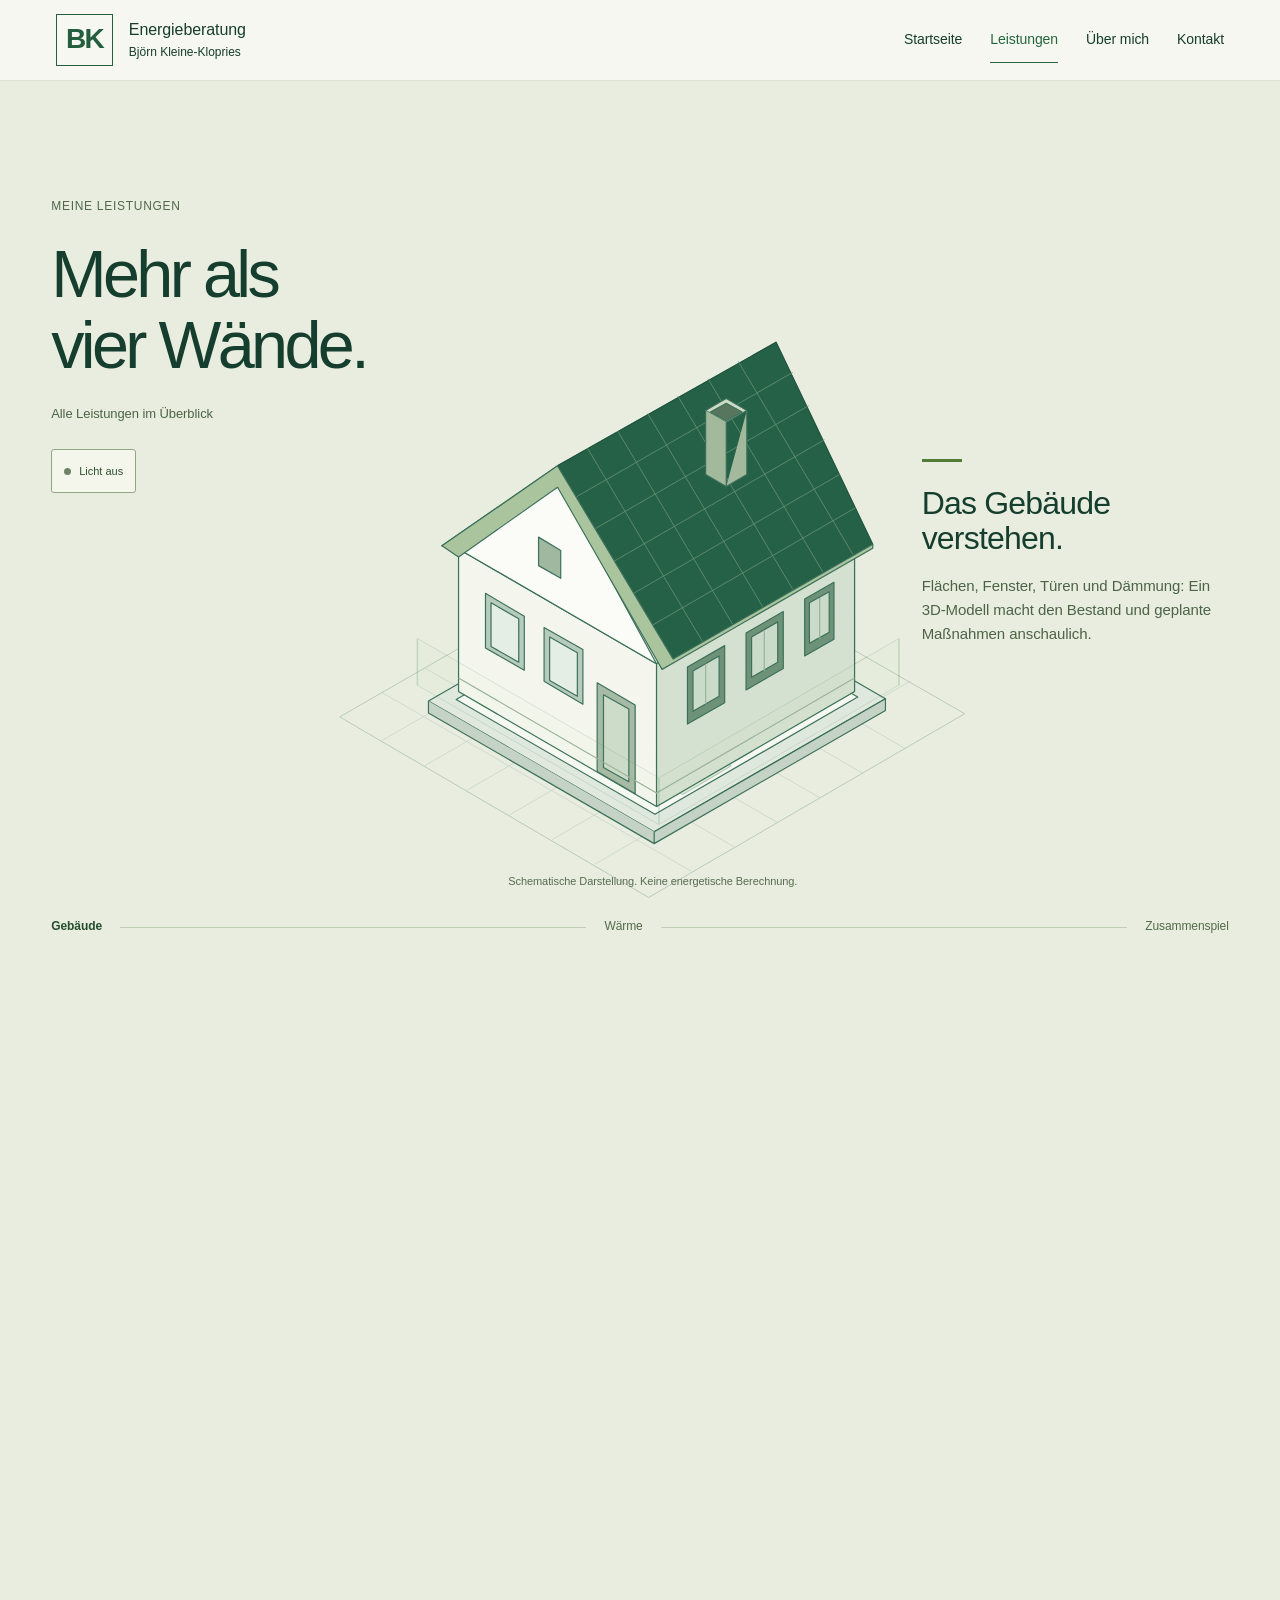
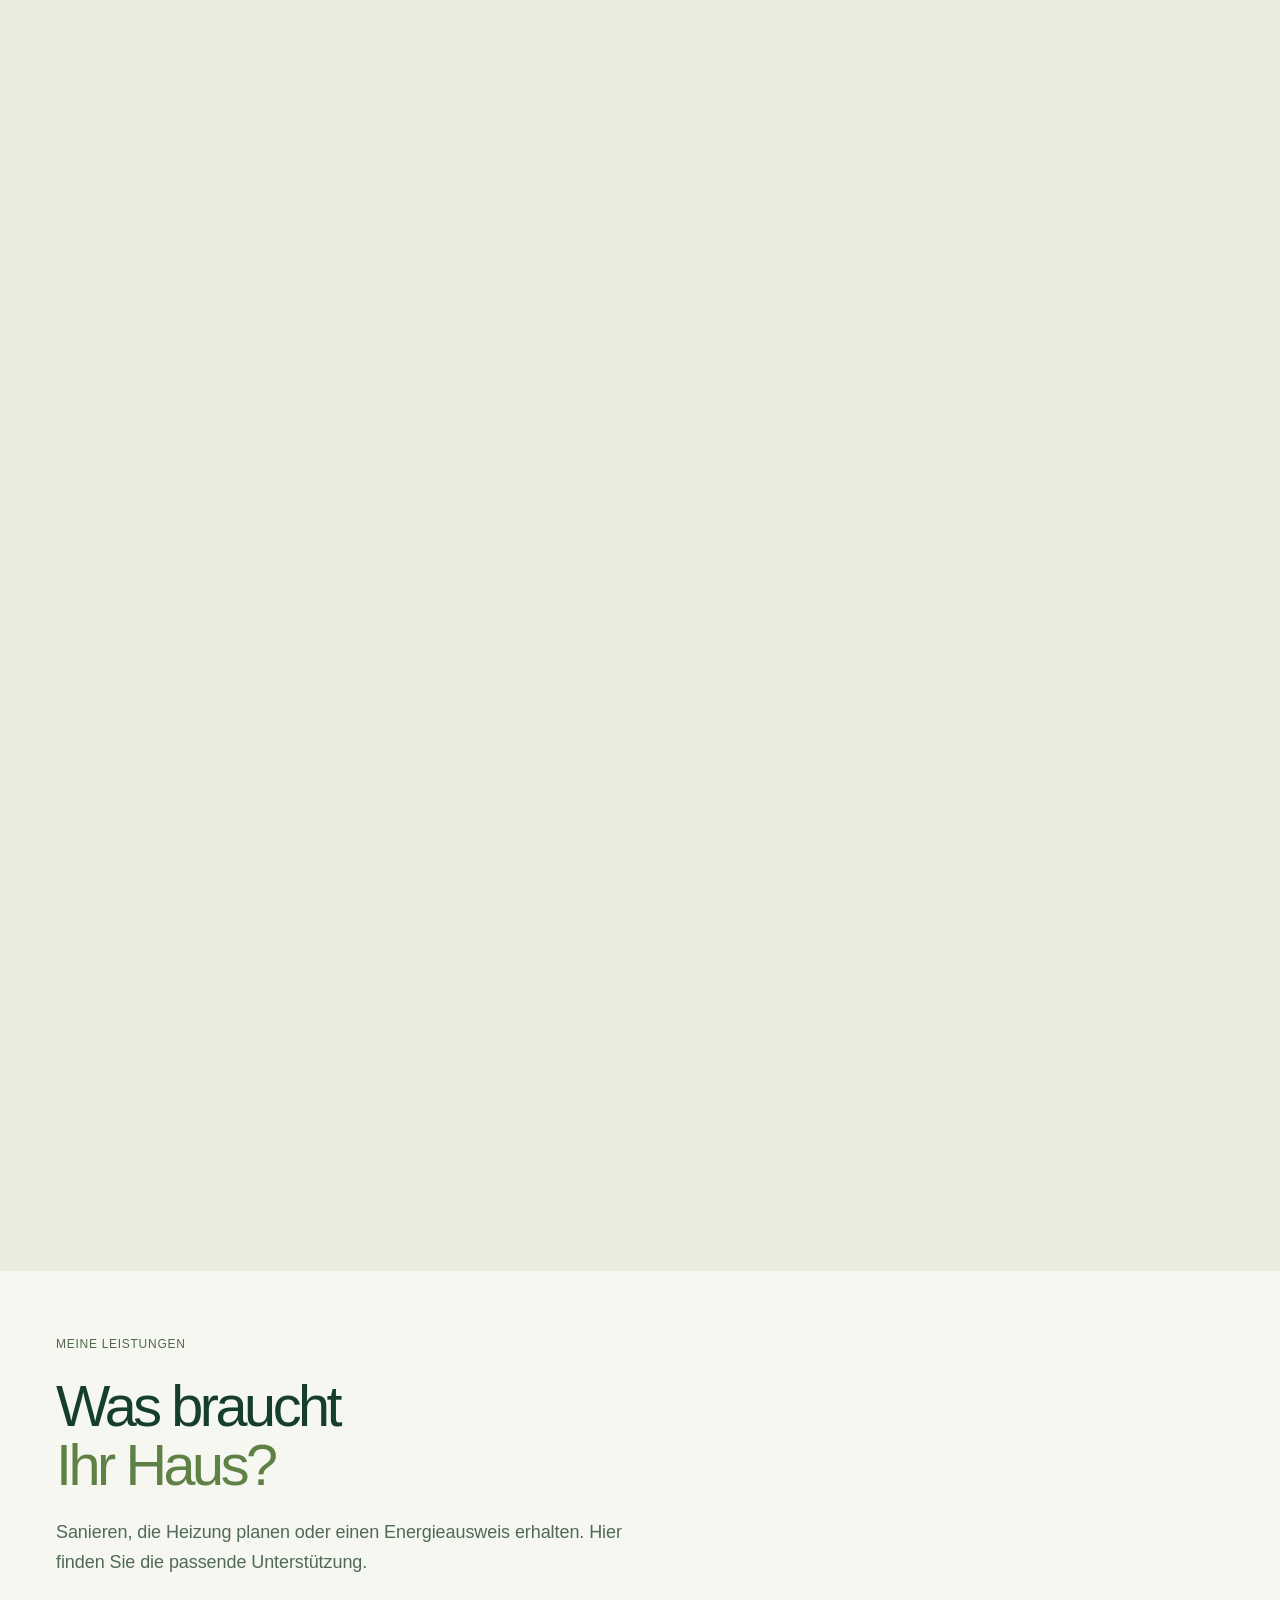
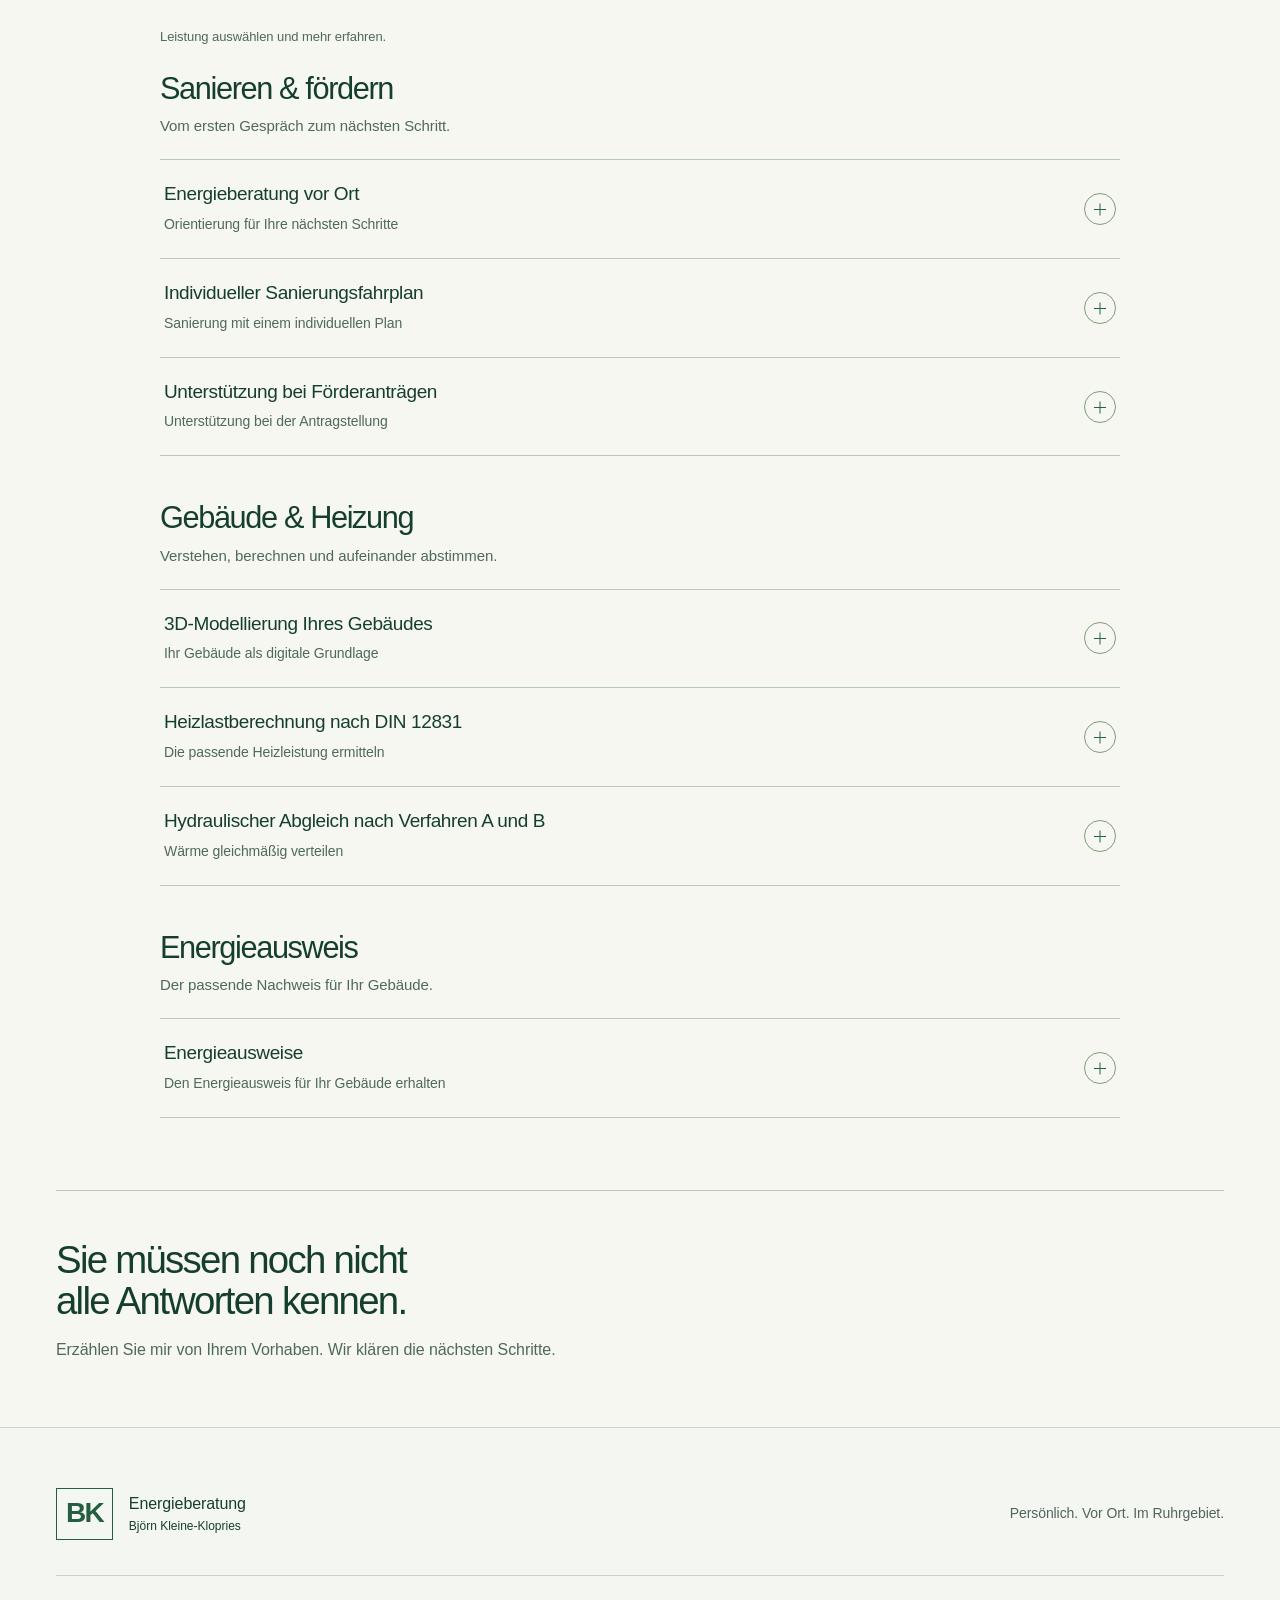
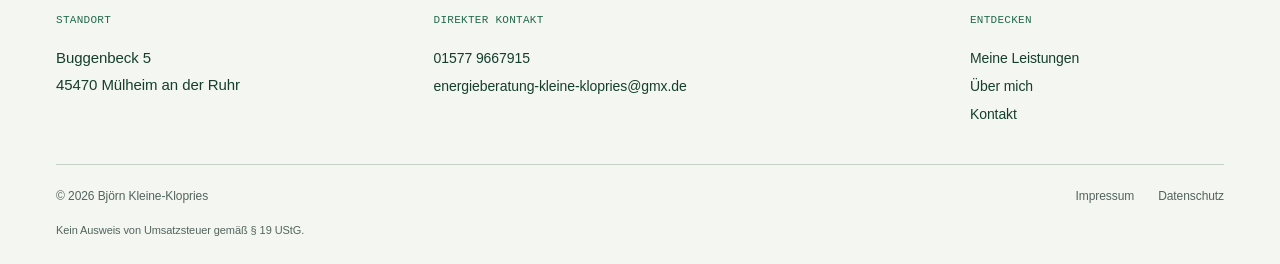
<file: leistungen/index.html>
<!doctype html><html lang="de"><head><meta name="robots" content="noindex, nofollow"><meta charset="utf-8"><meta name="viewport" content="width=device-width,initial-scale=1"><meta name="theme-color" content="#122b26"><title>Leistungen | Energieberatung Kleine-Klopries in Mülheim</title><meta name="description" content="Energieberatung vor Ort, Energieausweise, iSFP, Förderanträge, 3D-Modellierung, Heizlastberechnung und hydraulischer Abgleich im Ruhrgebiet."><link rel="canonical" href="https://www.energieberatung-kleine-klopries.de/leistungen/"><meta property="og:title" content="Leistungen | Energieberatung Kleine-Klopries in Mülheim"><meta property="og:description" content="Energieberatung vor Ort, Energieausweise, iSFP, Förderanträge, 3D-Modellierung, Heizlastberechnung und hydraulischer Abgleich im Ruhrgebiet."><meta property="og:type" content="website"><meta property="og:locale" content="de_DE"><meta property="og:url" content="https://www.energieberatung-kleine-klopries.de/leistungen/"><link rel="icon" type="image/svg+xml" href="../assets/favicon.svg"><script>document.documentElement.classList.add("js");if(!matchMedia("(prefers-reduced-motion: reduce)").matches)document.documentElement.classList.add("sc-boot");</script><link rel="stylesheet" href="../vendor/scrollcraft/scrollcraft.css?v=20260918-mobile2"><link rel="stylesheet" href="../style.css?v=20260918-mobile2"><link rel="stylesheet" href="../experience.css?v=20260918-mobile2"><link rel="stylesheet" href="../services.css?v=20260918-mobile2"><script src="../vendor/scrollcraft/scrollcraft.js?v=20260918-mobile2" defer></script><script src="../app.js?v=20260918-mobile2" defer></script><script src="../experience.js?v=20260918-mobile2" defer></script><script src="../services.js?v=20260918-mobile2" defer></script><script src="../device-diag.js?v=20260918-mobile2" defer></script></head><body class="experience subpage services-page lights-off"><a class="skip" href="#inhalt">Zum Inhalt springen</a><header class="header"><div class="wrap nav"><a class="brand" href="../index.html" aria-label="Energieberatung Björn Kleine-Klopries – Startseite"><span class="brand-symbol" aria-hidden="true">BK<span>／</span></span><span>Energieberatung<small>Björn Kleine-Klopries</small></span></a><button class="menu-button" type="button" aria-expanded="false" aria-controls="navigation" aria-label="Menü öffnen"><span></span><span></span></button><nav id="navigation" class="navigation" aria-label="Hauptnavigation"><a href="../index.html">Startseite</a><a aria-current="page" href="../leistungen/">Leistungen</a><a href="../ueber-mich/">Über mich</a><a  href="../kontakt/">Kontakt</a></nav></div></header>
<main id="inhalt">
<section class="building-act" id="gebaeude" data-sc-act="pin" data-sc-span="3.1" aria-labelledby="building-heading"><div data-sc-stage class="building-stage">
<div class="analysis-heading"><p class="section-kicker">Meine Leistungen</p><h1 id="building-heading">Mehr als<br> vier Wände.</h1><div class="scene-controls"><p class="scene-overview">Alle Leistungen im Überblick </p><button class="light-switch" type="button" aria-label="Hausbeleuchtung" aria-pressed="false"><span class="light-dot" aria-hidden="true"></span><span class="light-label">Licht aus</span></button></div></div>
<div class="exploded-wrap"><div class="exploded-building" aria-hidden="true"><div class="house-layer house-base"><svg viewBox="-60 -170 970 1000" aria-hidden="true"><use href="../assets/building.svg#site"/><use href="../assets/building.svg#base"/></svg></div><div class="house-layer house-inside"><svg viewBox="-60 -170 970 1000" aria-hidden="true"><use href="../assets/building.svg#inside"/></svg></div><div class="house-layer house-room-lights"><svg viewBox="-60 -170 970 1000" aria-hidden="true"><use href="../assets/building.svg#room-light"/></svg></div><div class="house-layer house-shell"><svg viewBox="-60 -170 970 1000" aria-hidden="true"><use href="../assets/building.svg#shell"/></svg></div><div class="house-layer house-window-lights"><svg viewBox="-60 -170 970 1000" aria-hidden="true"><use class="light-front" href="../assets/building.svg#light-front"/><use class="light-side" href="../assets/building.svg#light-side"/><use class="light-attic" href="../assets/building.svg#light-attic"/></svg></div><div class="house-layer house-roof"><svg viewBox="-60 -170 970 1000" aria-hidden="true"><use href="../assets/building.svg#roof"/></svg></div><div class="house-layer house-analysis"><svg viewBox="-60 -170 970 1000" aria-hidden="true"><use href="../assets/building.svg#analysis"/></svg></div></div><p class="diagram-note">Schematische Darstellung. Keine energetische Berechnung.</p></div>
<div class="analysis-stories">
<article class="analysis-story is-active" data-story="0"><span class="story-rule" aria-hidden="true"></span><h3>Das Gebäude<br> verstehen.</h3><p>Flächen, Fenster, Türen und Dämmung: Ein 3D-Modell macht den Bestand und geplante Maßnahmen anschaulich.</p></article>
<article class="analysis-story" data-story="1"><span class="story-rule" aria-hidden="true"></span><h3>Wärme passend<br> planen.</h3><p>Eine Heizlastberechnung nach DIN 12831 liefert die Grundlage für die passende Auslegung Ihrer Heizungsanlage.</p></article>
<article class="analysis-story" data-story="2"><span class="story-rule" aria-hidden="true"></span><h3>Das Zusammenspiel<br> verbessern.</h3><p>Ein hydraulischer Abgleich stimmt die Anlage ab. So lässt sich die benötigte Wärme gleichmäßig in den Räumen verteilen.</p></article>
</div><div class="analysis-track" aria-label="Phasen der Gebäudeanalyse"><span data-phase="0" class="is-active">Gebäude</span><i aria-hidden="true"><b></b></i><span data-phase="1">Wärme</span><i aria-hidden="true"><b></b></i><span data-phase="2">Zusammenspiel</span></div></div></section>
<section class="services-intro wrap" id="leistungsuebersicht"><p class="section-kicker">Meine Leistungen</p><h2>Was braucht<br><span>Ihr Haus?</span></h2><p>Sanieren, die Heizung planen oder einen Energieausweis erhalten. Hier finden Sie die passende Unterstützung.</p></section>
<div class="services-layout wrap"><div class="services-groups"><p class="services-hint">Leistung auswählen und mehr erfahren.</p><section class="service-group" id="sanieren" aria-labelledby="sanieren-title"><div class="service-group-heading"><h2 id="sanieren-title">Sanieren &amp; fördern</h2><p>Vom ersten Gespräch zum nächsten Schritt.</p></div><details class="service-item" id="vor-ort"><summary><span><span class="service-title">Energieberatung vor Ort</span><span class="service-purpose">Orientierung für Ihre nächsten Schritte</span></span><span class="service-toggle" aria-hidden="true"></span></summary><div class="service-body"><p class="large-copy">Persönliche Beratung zu Sanierungsmaßnahmen, Ihrer Heizungsanlage und dem Einsatz regenerativer Energien.</p></div></details>
<details class="service-item" id="sanierungsfahrplan"><summary><span><span class="service-title">Individueller Sanierungsfahrplan</span><span class="service-purpose">Sanierung mit einem individuellen Plan</span></span><span class="service-toggle" aria-hidden="true"></span></summary><div class="service-body"><p class="large-copy">Für Ihre geplante Sanierung erstelle ich einen individuellen Sanierungsfahrplan (iSFP).</p></div></details>
<details class="service-item" id="foerderung"><summary><span><span class="service-title">Unterstützung bei Förderanträgen</span><span class="service-purpose">Unterstützung bei der Antragstellung</span></span><span class="service-toggle" aria-hidden="true"></span></summary><div class="service-body"><p class="large-copy">Ich unterstütze Sie bei der Beantragung von Förderungen und berate zu Fragen rund um Heizung und Sanierung.</p><p>Haben Sie Fragen zur Förderung Ihrer Heizungsanlage oder zu Sanierungsmaßnahmen? Sprechen Sie mich gerne an.</p></div></details></section>
<section class="service-group" id="heizung" aria-labelledby="heizung-title"><div class="service-group-heading"><h2 id="heizung-title">Gebäude &amp; Heizung</h2><p>Verstehen, berechnen und aufeinander abstimmen.</p></div><details class="service-item" id="gebaeudemodell"><summary><span><span class="service-title">3D-Modellierung Ihres Gebäudes</span><span class="service-purpose">Ihr Gebäude als digitale Grundlage</span></span><span class="service-toggle" aria-hidden="true"></span></summary><div class="service-body"><p class="large-copy">Ihr Gebäude digital erfassen, Maßnahmen anschaulich machen und technische Lösungen vergleichen.</p><dl class="detail-list"><dt>Präzise Bestandsaufnahme</dt><dd>Das 3D-Modell erfasst die Gebäudegeometrie mit Flächen, Volumen und Details wie Fenstern, Türen und Dämmungen. Diese Daten bilden eine Grundlage zur Berechnung des Energiebedarfs und möglicher Wärmebrücken.</dd><dt>Maßnahmen visualisieren</dt><dd>Geplante Energiesparmaßnahmen lassen sich im Modell darstellen. So werden Veränderungen am Gebäude und ihre Auswirkungen verständlicher.</dd><dt>Gebäudetechnik optimieren</dt><dd>Durch die Einbindung der Heizungsanlage können unterschiedliche technische Szenarien und deren Effizienz analysiert werden.</dd><dt>Dokumentieren und vergleichen</dt><dd>Das Modell hält den Ist-Zustand fest und ermöglicht es, Veränderungen und den Erfolg von Energiesparmaßnahmen zu vergleichen.</dd><dt>Datengrundlage für Nachweise</dt><dd>Die erfassten Gebäudedaten können bei Förderanträgen und der Erstellung von Energieausweisen als Berechnungs- und Nachweisgrundlage dienen.</dd></dl></div></details>
<details class="service-item" id="heizlast"><summary><span><span class="service-title">Heizlastberechnung nach DIN 12831</span><span class="service-purpose">Die passende Heizleistung ermitteln</span></span><span class="service-toggle" aria-hidden="true"></span></summary><div class="service-body"><p class="large-copy">Wie viel Wärme braucht Ihr Gebäude tatsächlich?</p><p>Überdimensionierte Wärmepumpen oder Brennwertanlagen können unnötige Kosten und Energieverbrauch verursachen. Unterdimensionierte Systeme können den Heizbedarf nicht decken. Die Berechnung nach DIN 12831 berücksichtigt die maßgeblichen Einflussfaktoren auf Grundlage anerkannter Standards.</p><dl class="detail-list"><dt>Individuelle Analyse</dt><dd>Ich erstelle eine detaillierte Heizlastberechnung anhand der spezifischen Gegebenheiten Ihres Gebäudes in einem 3D-Gebäudemodell.</dd><dt>Energieeinsparung</dt><dd>Eine genaue Ermittlung der Heizlast hilft bei der passenden Auslegung. Das kann Energiekosten und CO₂-Ausstoß reduzieren.</dd><dt>Beratung und Umsetzung</dt><dd>Ich begleite Sie von der Analyse bis zur Umsetzung einer passenden Heizungslösung – mit Blick auf Effizienz und Wohnkomfort.</dd></dl><div class="mini-process"><h3>Von der Analyse zur Heizungslösung</h3><ol><li>Gebäude im 3D-Modell erfassen</li><li>Heizlast individuell berechnen</li><li>Passende Heizungslösung begleiten</li></ol></div></div></details>
<details class="service-item" id="abgleich"><summary><span><span class="service-title">Hydraulischer Abgleich nach Verfahren A und B</span><span class="service-purpose">Wärme gleichmäßig verteilen</span></span><span class="service-toggle" aria-hidden="true"></span></summary><div class="service-body"><p class="large-copy">Die richtige Wärmemenge für jeden Raum.</p><p>Ich überprüfe und dokumentiere die bestehenden Bedingungen Ihrer Heizungsanlage und führe den hydraulischen Abgleich nach Verfahren B durch – auf Wunsch auch nach Verfahren A.</p><dl class="detail-list"><dt>Gleichmäßige Wärmeverteilung</dt><dd>Die einzelnen Räume erhalten die benötigte Wärme. Das kann den Wohnkomfort verbessern.</dd><dt>Energieverbrauch reduzieren</dt><dd>Eine abgestimmte Verteilung vermeidet die Über- oder Unterversorgung einzelner Bereiche.</dd><dt>Anlage schonen</dt><dd>Eine gleichmäßigere Lastverteilung kann den Verschleiß verringern und die Lebensdauer der Heizungsanlage unterstützen.</dd><dt>Dauerhaft optimieren</dt><dd>Die Analyse und der Abgleich sind auf eine nachhaltige Optimierung Ihrer Heizungsanlage und langfristige Energieeinsparungen ausgerichtet.</dd></dl><p class="service-note">Die genannten Vorteile beziehen sich auf den hydraulischen Abgleich nach Verfahren B. Welches Verfahren für Ihr Vorhaben passend ist, klären wir im Gespräch.</p></div></details></section>
<section class="service-group" id="nachweise" aria-labelledby="nachweise-title"><div class="service-group-heading"><h2 id="nachweise-title">Energieausweis</h2><p>Der passende Nachweis für Ihr Gebäude.</p></div><details class="service-item" id="energieausweis"><summary><span><span class="service-title">Energieausweise</span><span class="service-purpose">Den Energieausweis für Ihr Gebäude erhalten</span></span><span class="service-toggle" aria-hidden="true"></span></summary><div class="service-body"><p class="large-copy">Sie benötigen einen Energieausweis für Ihr Gebäude? Ich stelle Energieausweise aus.</p></div></details></section></div></div>
<section class="services-close wrap"><div><h2>Sie müssen noch nicht<br>alle Antworten kennen.</h2><p>Erzählen Sie mir von Ihrem Vorhaben. Wir klären die nächsten Schritte.</p></div></section></main><footer class="footer"><div class="wrap"><div class="footer-top"><a class="brand" href="../index.html"><span class="brand-symbol" aria-hidden="true">BK<span>／</span></span><span>Energieberatung<small>Björn Kleine-Klopries</small></span></a><p>Persönlich. Vor Ort. Im Ruhrgebiet.</p></div><div class="footer-columns"><div><span class="label">Standort</span><address>Buggenbeck 5<br>45470 Mülheim an der Ruhr</address></div><div><span class="label">Direkter Kontakt</span><a href="tel:+4915779667915">01577 9667915</a><a class="email" href="mailto:energieberatung-kleine-klopries@gmx.de">energieberatung-kleine-klopries@gmx.de</a></div><div><span class="label">Entdecken</span><a href="../leistungen/">Meine Leistungen</a><a href="../ueber-mich/">Über mich</a><a href="../kontakt/">Kontakt</a></div></div><div class="footer-bottom"><span>© <span data-year>2026</span> Björn Kleine-Klopries</span><div><a href="../impressum/">Impressum</a><a href="../datenschutz/">Datenschutz</a></div><span>Kein Ausweis von Umsatzsteuer gemäß § 19 UStG.</span></div></div></footer></body></html>
</file>
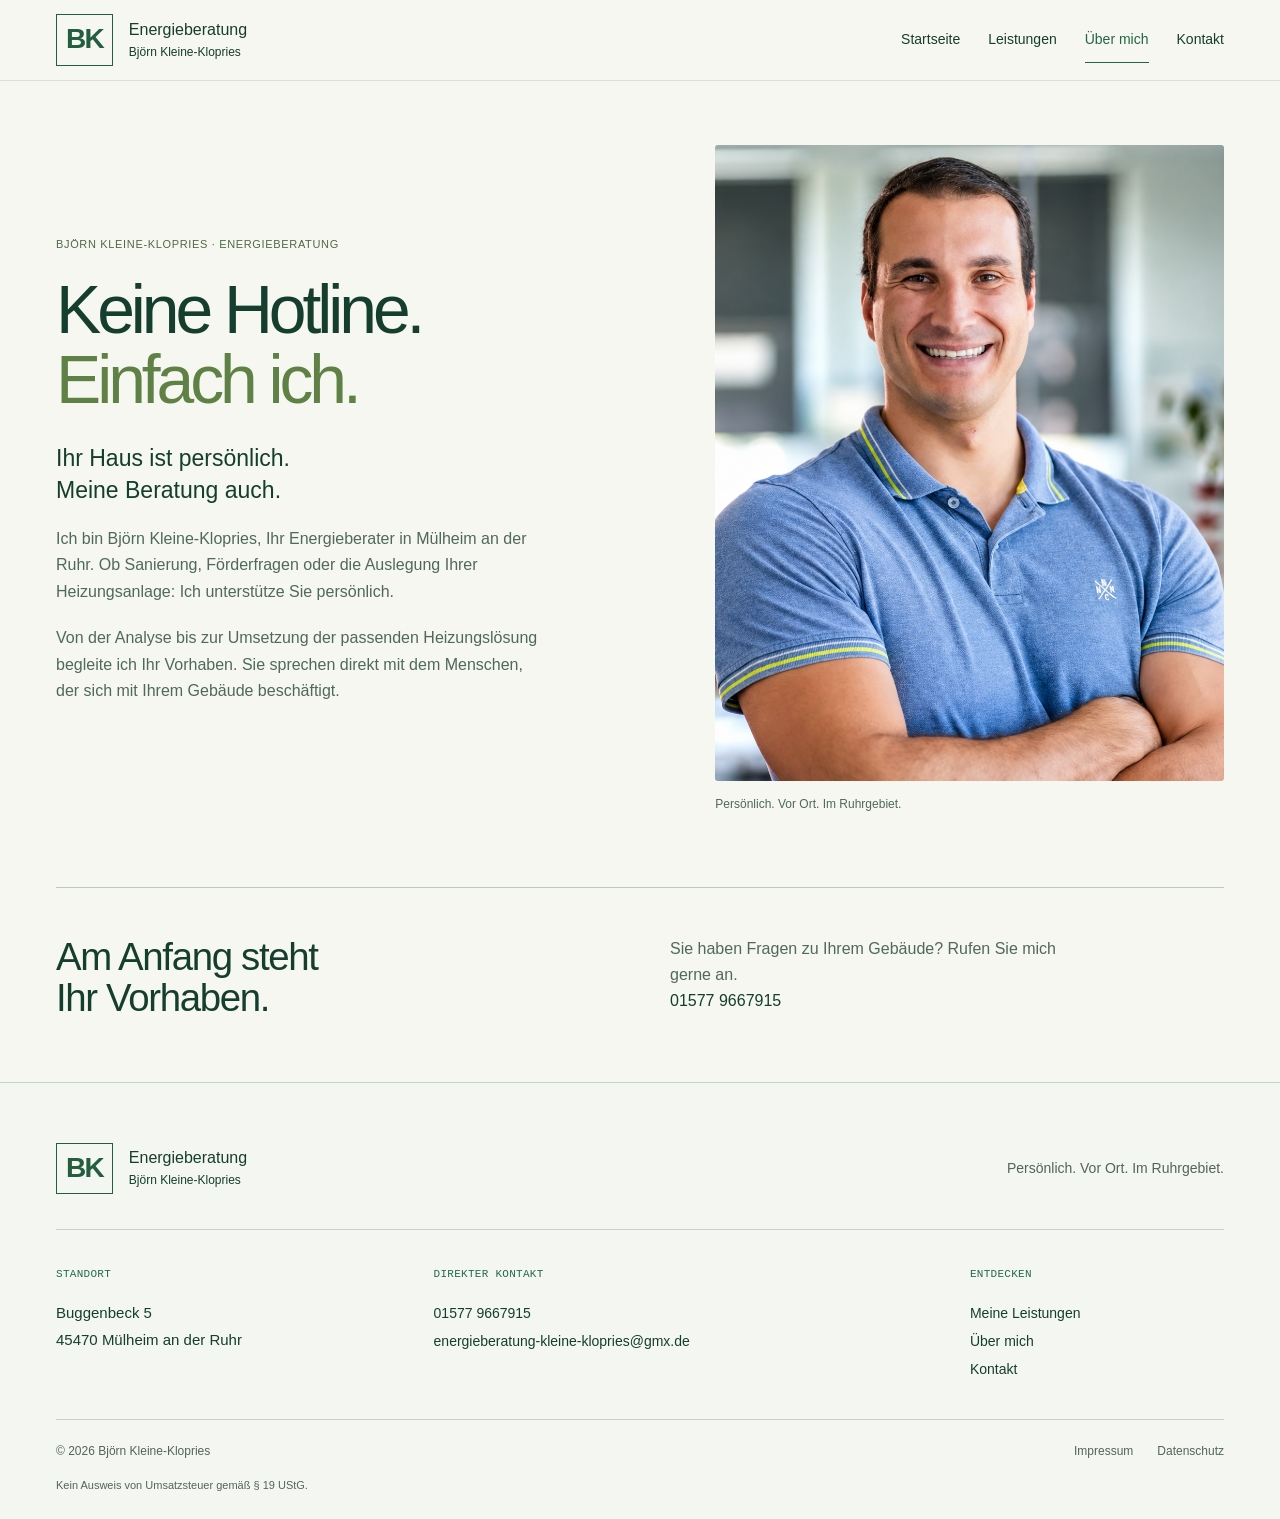
<file: ueber-mich/index.html>
<!doctype html><html lang="de"><head><meta name="robots" content="noindex, nofollow"><meta charset="utf-8"><meta name="viewport" content="width=device-width,initial-scale=1"><meta name="theme-color" content="#122b26"><title>Über mich | Björn Kleine-Klopries</title><meta name="description" content="Björn Kleine-Klopries. Ihr persönlicher Ansprechpartner für Energieberatung, Sanierung und Heizung in Mülheim und im Ruhrgebiet."><link rel="canonical" href="https://www.energieberatung-kleine-klopries.de/ueber-mich/"><meta property="og:title" content="Über mich | Björn Kleine-Klopries"><meta property="og:description" content="Björn Kleine-Klopries. Ihr persönlicher Ansprechpartner für Energieberatung, Sanierung und Heizung in Mülheim und im Ruhrgebiet."><meta property="og:type" content="website"><meta property="og:locale" content="de_DE"><meta property="og:url" content="https://www.energieberatung-kleine-klopries.de/ueber-mich/"><link rel="icon" type="image/svg+xml" href="../assets/favicon.svg"><link rel="stylesheet" href="../style.css?v=20260918-mobile2"><link rel="stylesheet" href="../experience.css?v=20260918-mobile2"><link rel="stylesheet" href="../services.css?v=20260918-mobile2"><script src="../app.js?v=20260918-mobile2" defer></script></head><body class="experience subpage"><a class="skip" href="#inhalt">Zum Inhalt springen</a><header class="header"><div class="wrap nav"><a class="brand" href="../index.html" aria-label="Energieberatung Björn Kleine-Klopries – Startseite"><span class="brand-symbol" aria-hidden="true">BK<span>／</span></span><span>Energieberatung<small>Björn Kleine-Klopries</small></span></a><button class="menu-button" type="button" aria-expanded="false" aria-controls="navigation" aria-label="Menü öffnen"><span></span><span></span></button><nav id="navigation" class="navigation" aria-label="Hauptnavigation"><a href="../index.html">Startseite</a><a href="../leistungen/">Leistungen</a><a aria-current="page" href="../ueber-mich/">Über mich</a><a  href="../kontakt/">Kontakt</a></nav></div></header>
<main id="inhalt"><section class="about-intro wrap"><div class="profile-copy"><p class="section-kicker">Björn Kleine-Klopries · Energieberatung</p><h1>Keine Hotline.<br><span>Einfach ich.</span></h1><p class="about-lead">Ihr Haus ist persönlich.<br>Meine Beratung auch.</p><p>Ich bin Björn Kleine-Klopries, Ihr Energieberater in Mülheim an der Ruhr. Ob Sanierung, Förderfragen oder die Auslegung Ihrer Heizungsanlage: Ich unterstütze Sie persönlich.</p><p>Von der Analyse bis zur Umsetzung der passenden Heizungslösung begleite ich Ihr Vorhaben. Sie sprechen direkt mit dem Menschen, der sich mit Ihrem Gebäude beschäftigt.</p></div><figure class="profile-photo"><img src="../assets/bjoern-kleine-klopries-neu-scharf.avif" width="1280" height="1229" alt="Björn Kleine-Klopries, Ihr persönlicher Energieberater"><figcaption>Persönlich. Vor Ort. Im Ruhrgebiet.</figcaption></figure></section><section class="about-contact wrap"><h2>Am Anfang steht<br>Ihr Vorhaben.</h2><div><p>Sie haben Fragen zu Ihrem Gebäude? Rufen Sie mich gerne an.</p><a class="person-phone" href="tel:+4915779667915">01577 9667915 </a></div></section></main><footer class="footer"><div class="wrap"><div class="footer-top"><a class="brand" href="../index.html"><span class="brand-symbol" aria-hidden="true">BK<span>／</span></span><span>Energieberatung<small>Björn Kleine-Klopries</small></span></a><p>Persönlich. Vor Ort. Im Ruhrgebiet.</p></div><div class="footer-columns"><div><span class="label">Standort</span><address>Buggenbeck 5<br>45470 Mülheim an der Ruhr</address></div><div><span class="label">Direkter Kontakt</span><a href="tel:+4915779667915">01577 9667915</a><a class="email" href="mailto:energieberatung-kleine-klopries@gmx.de">energieberatung-kleine-klopries@gmx.de</a></div><div><span class="label">Entdecken</span><a href="../leistungen/">Meine Leistungen</a><a href="../ueber-mich/">Über mich</a><a href="../kontakt/">Kontakt</a></div></div><div class="footer-bottom"><span>© <span data-year>2026</span> Björn Kleine-Klopries</span><div><a href="../impressum/">Impressum</a><a href="../datenschutz/">Datenschutz</a></div><span>Kein Ausweis von Umsatzsteuer gemäß § 19 UStG.</span></div></div></footer></body></html>
</file>
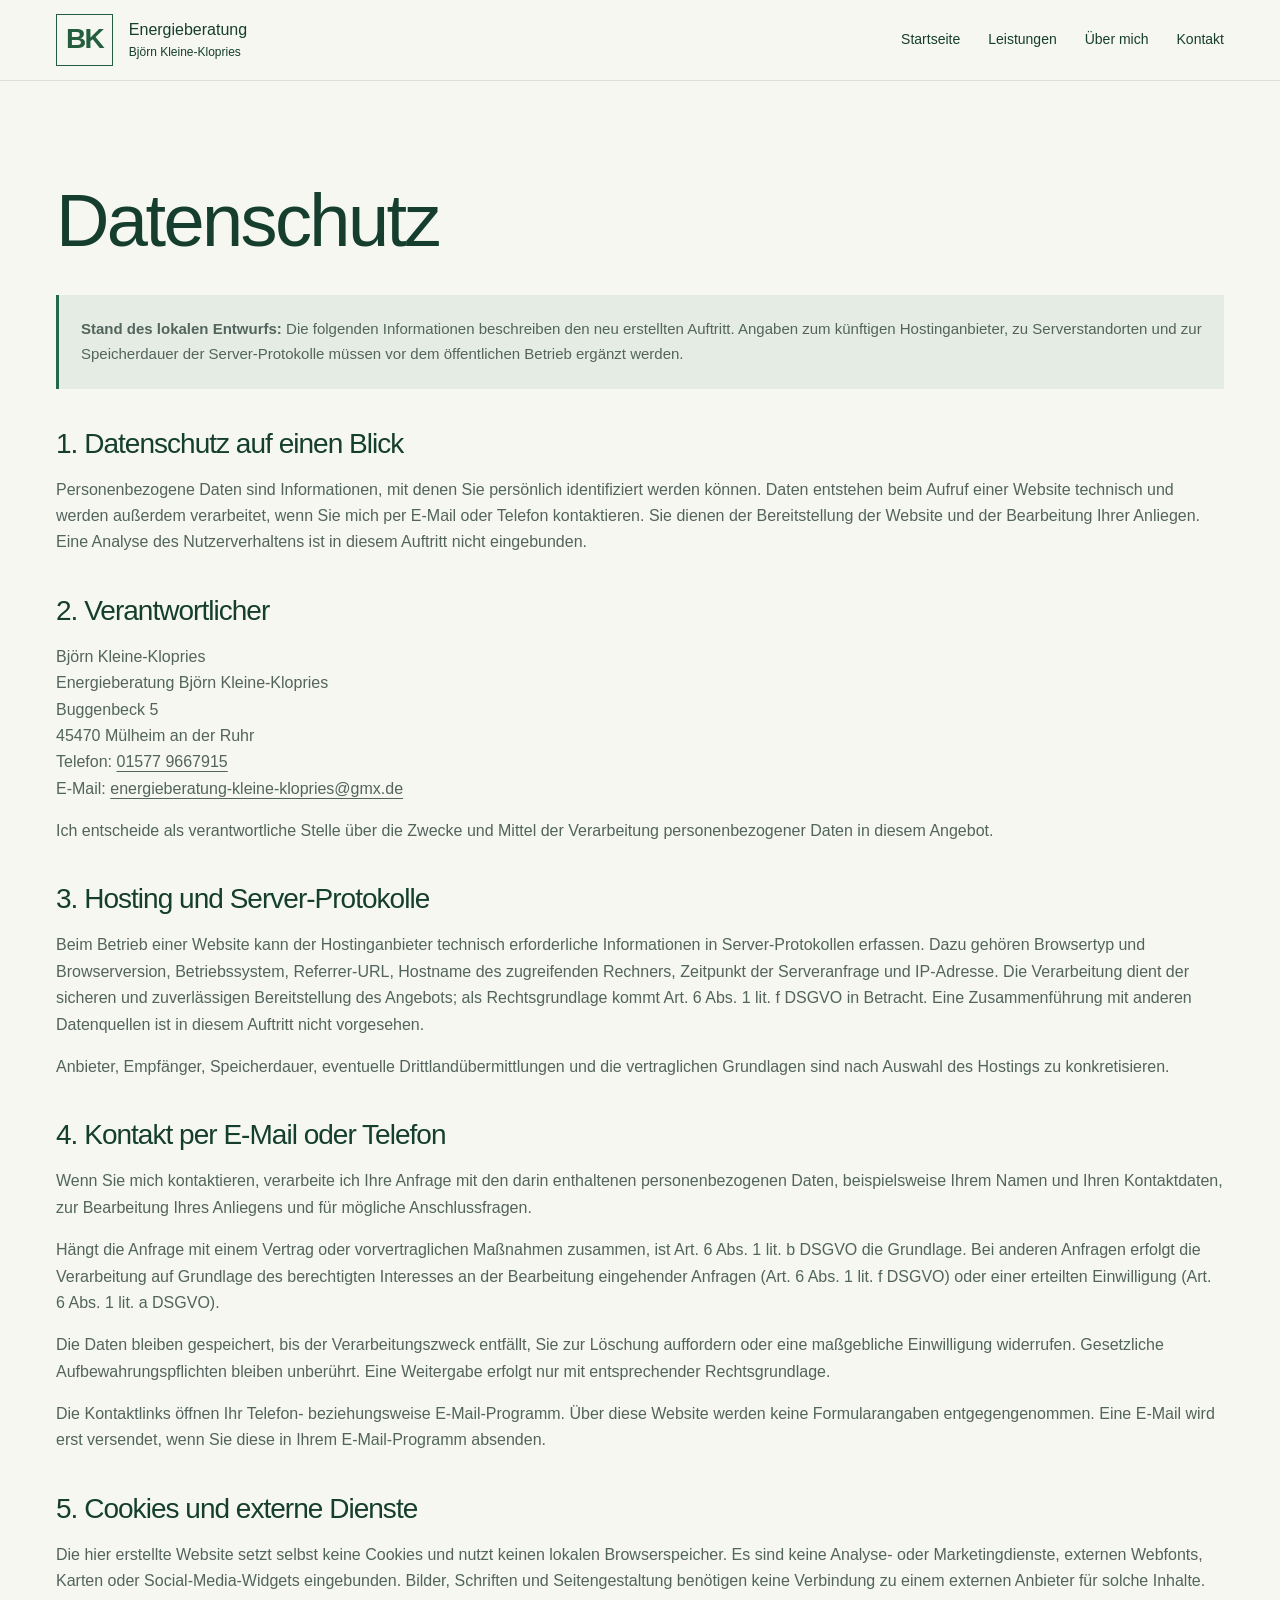
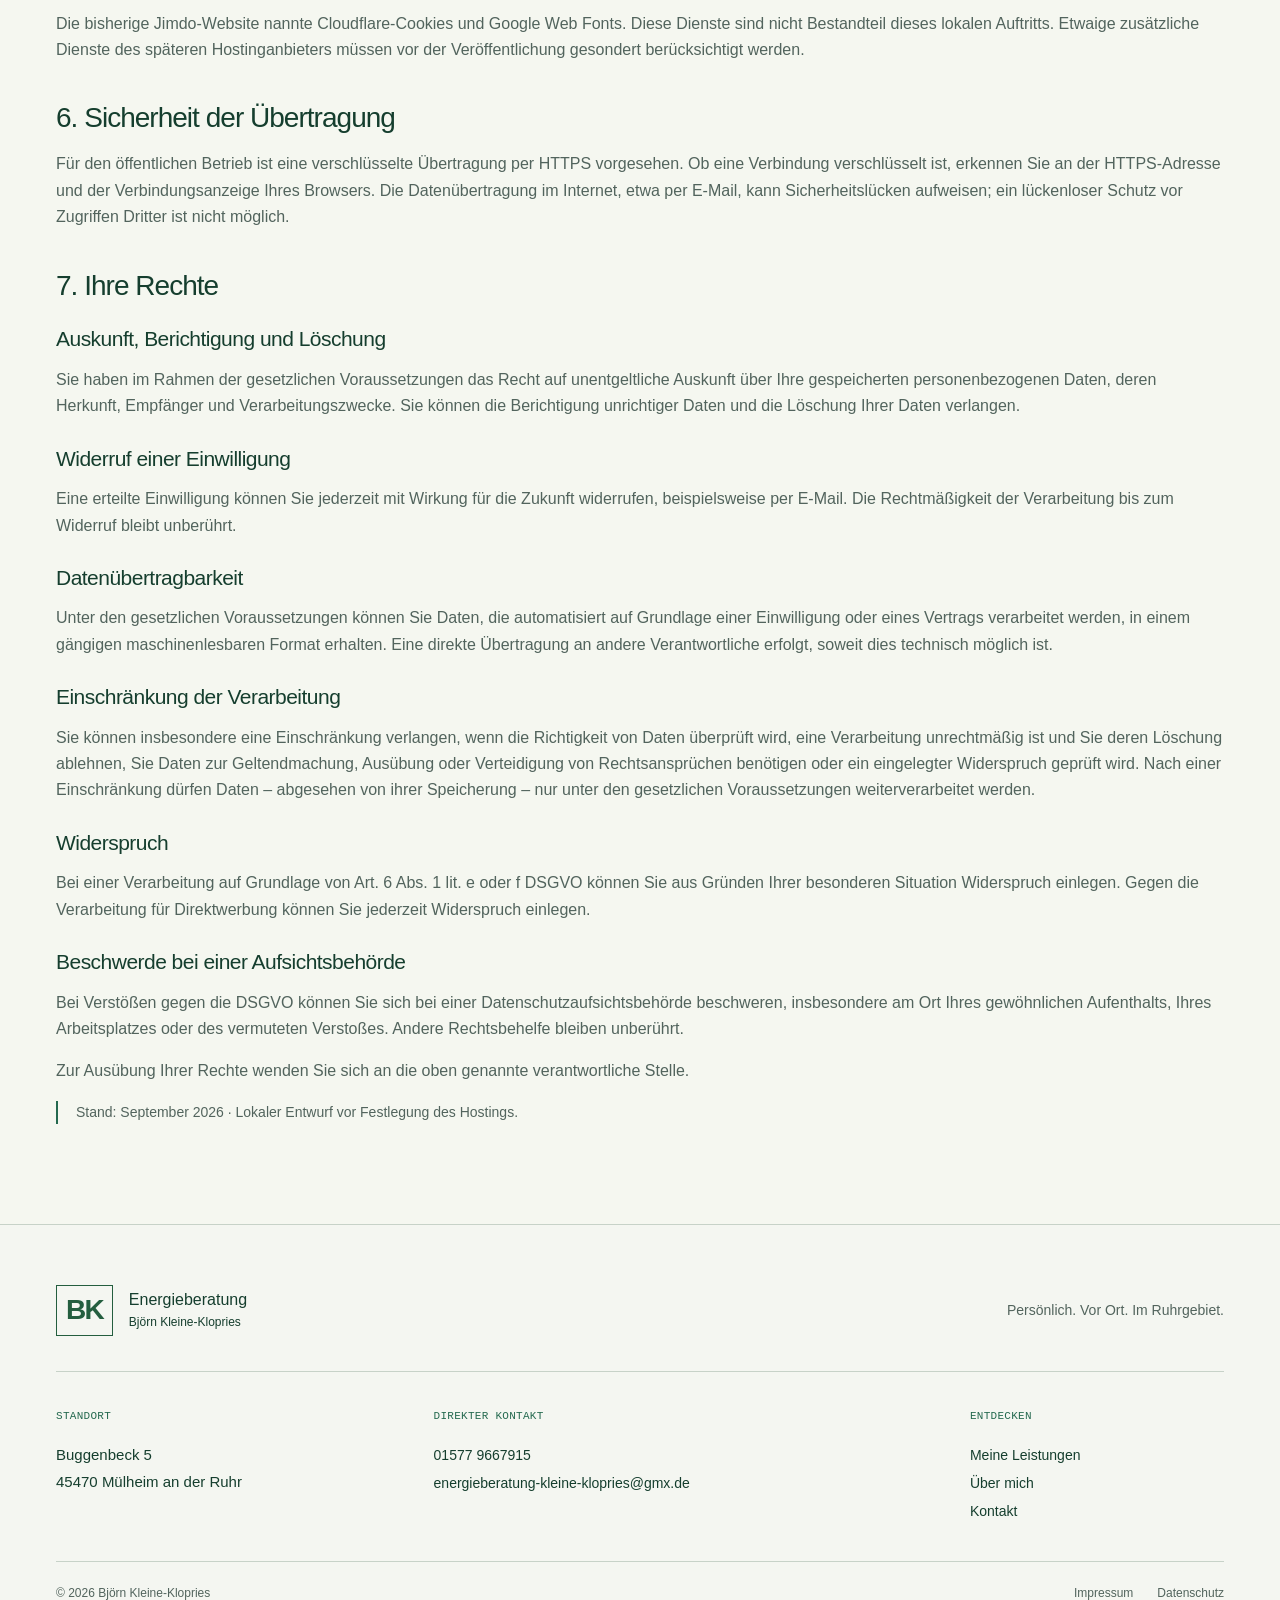
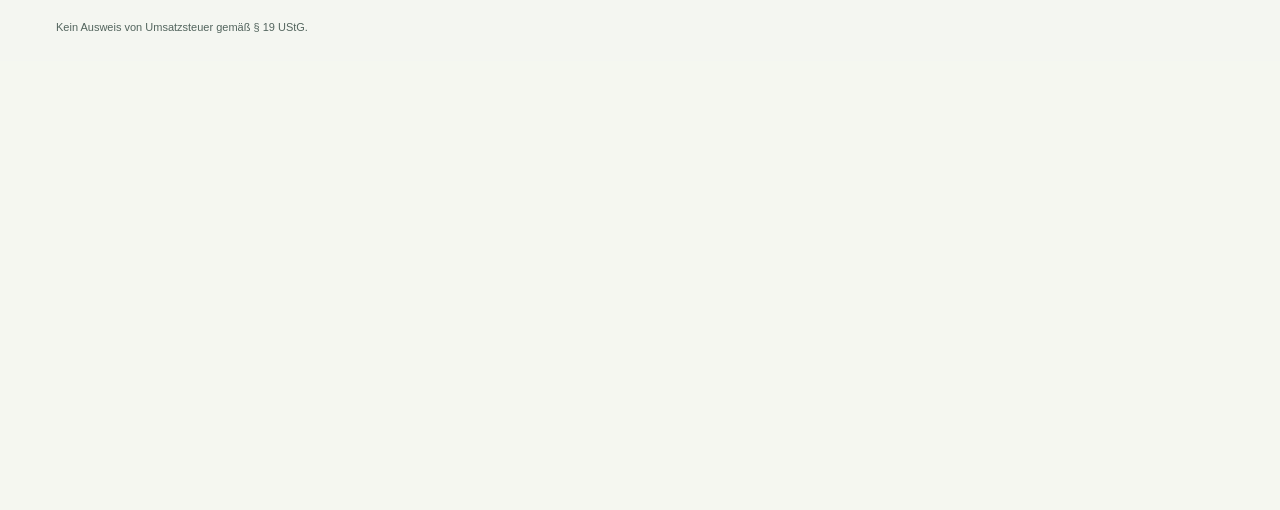
<file: datenschutz.html>
<!doctype html><html lang="de"><head><meta name="robots" content="noindex, nofollow"><meta charset="utf-8"><meta name="viewport" content="width=device-width,initial-scale=1"><meta http-equiv="refresh" content="0; url=datenschutz/"><link rel="canonical" href="https://www.energieberatung-kleine-klopries.de/datenschutz/"><title>Weiterleitung</title></head><body><a href="datenschutz/">Zur gewünschten Seite</a></body></html>
</file>
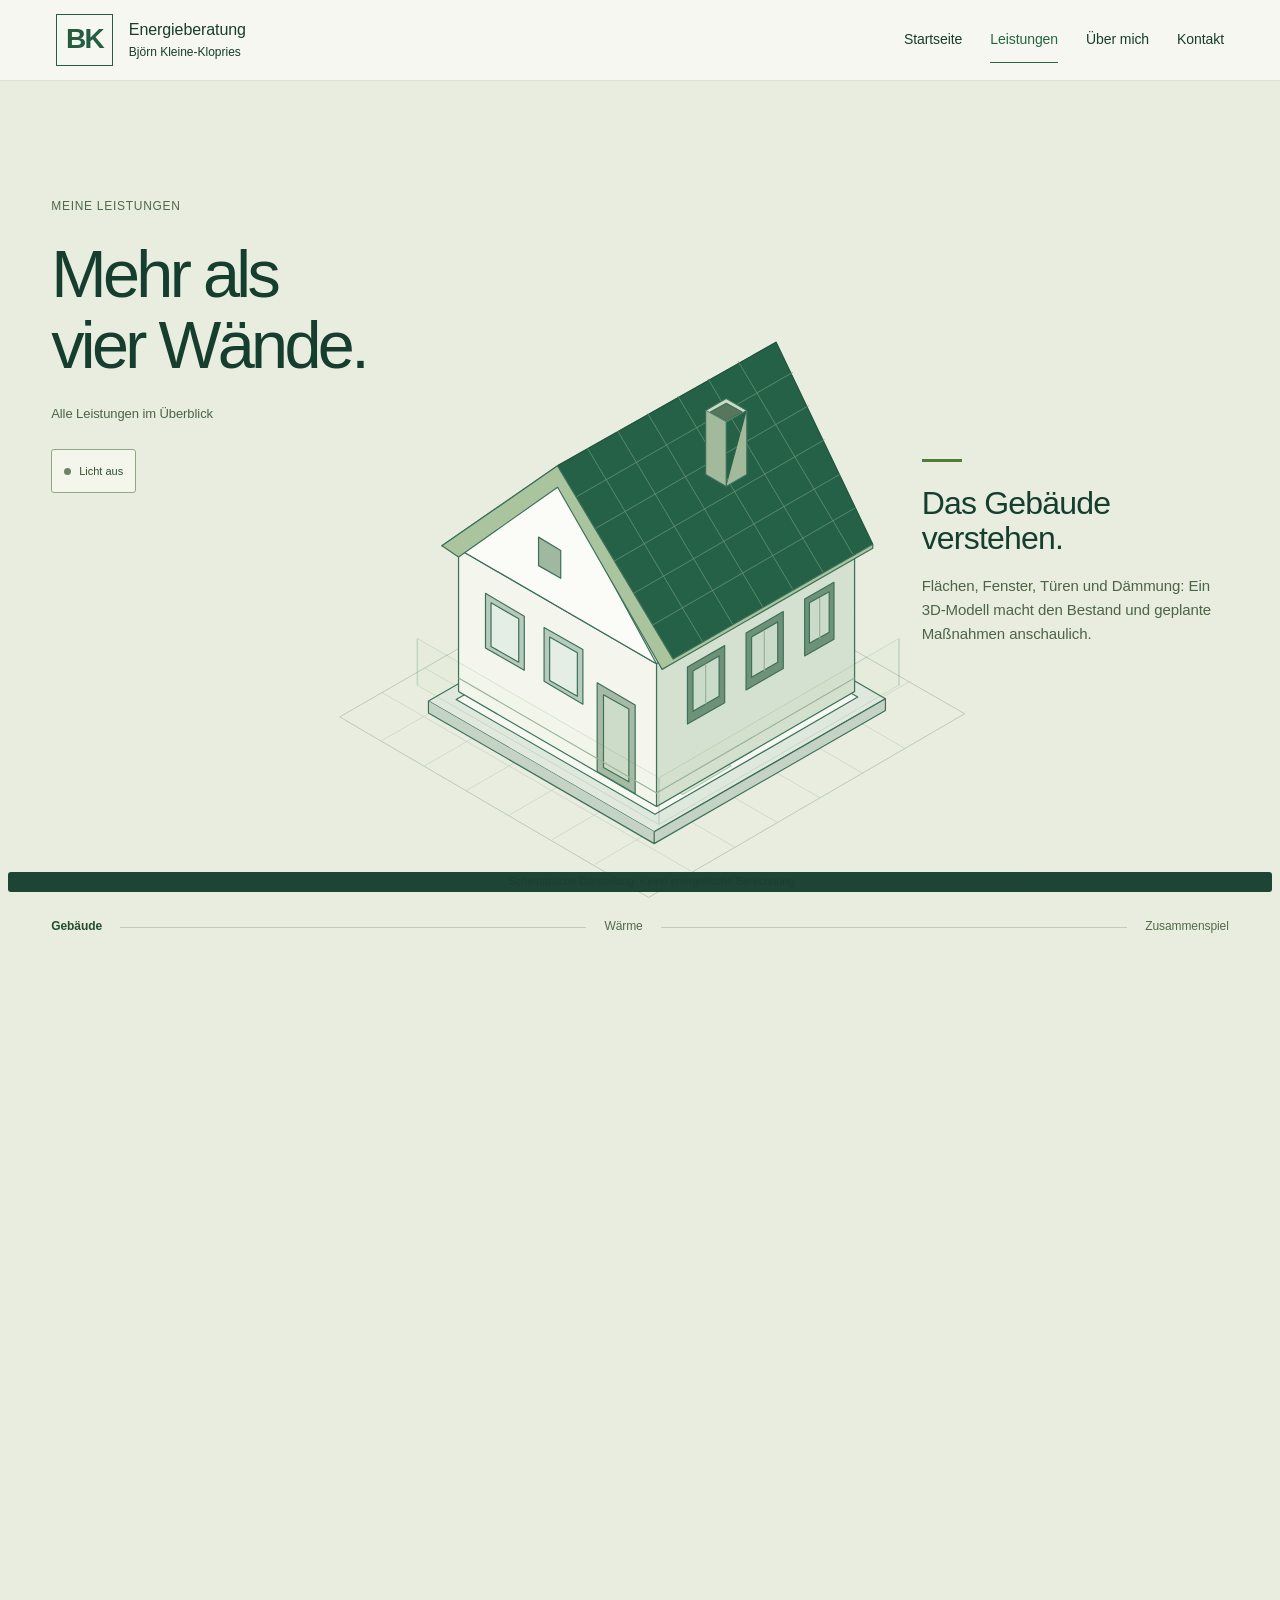
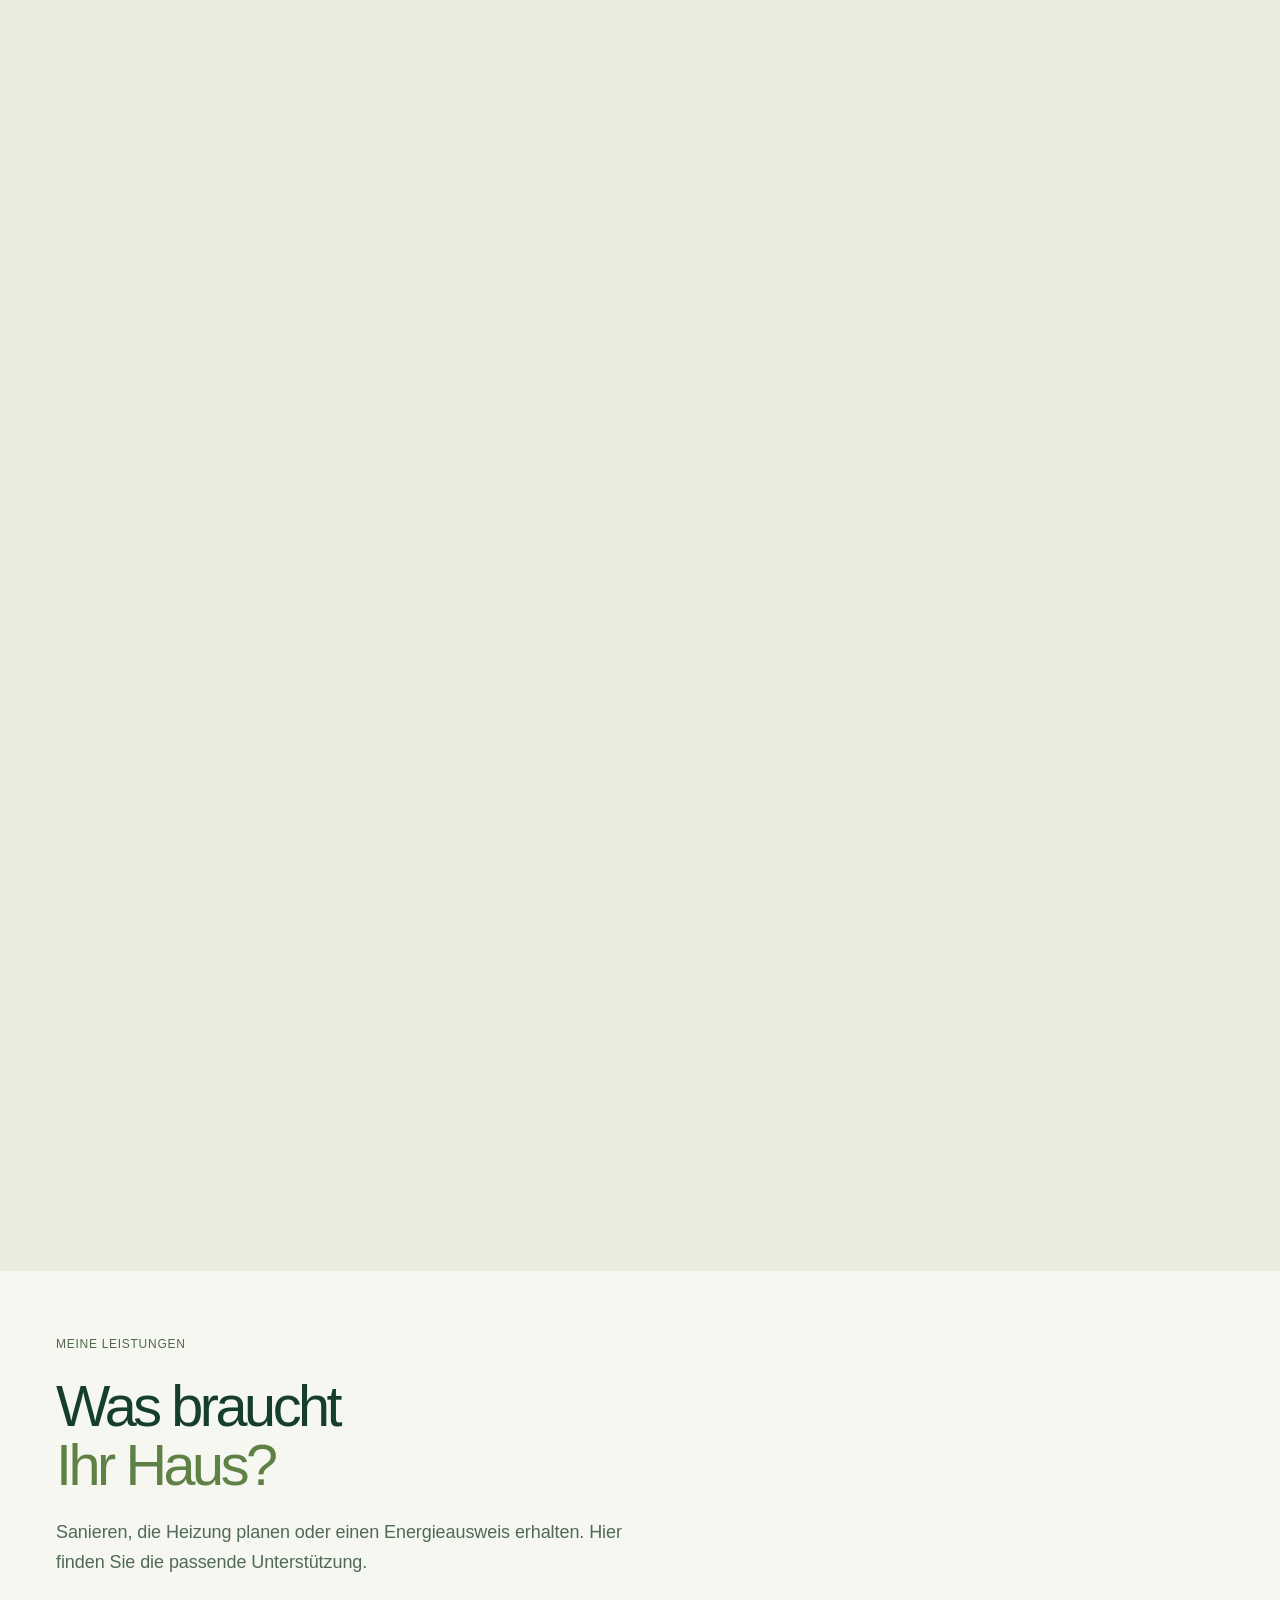
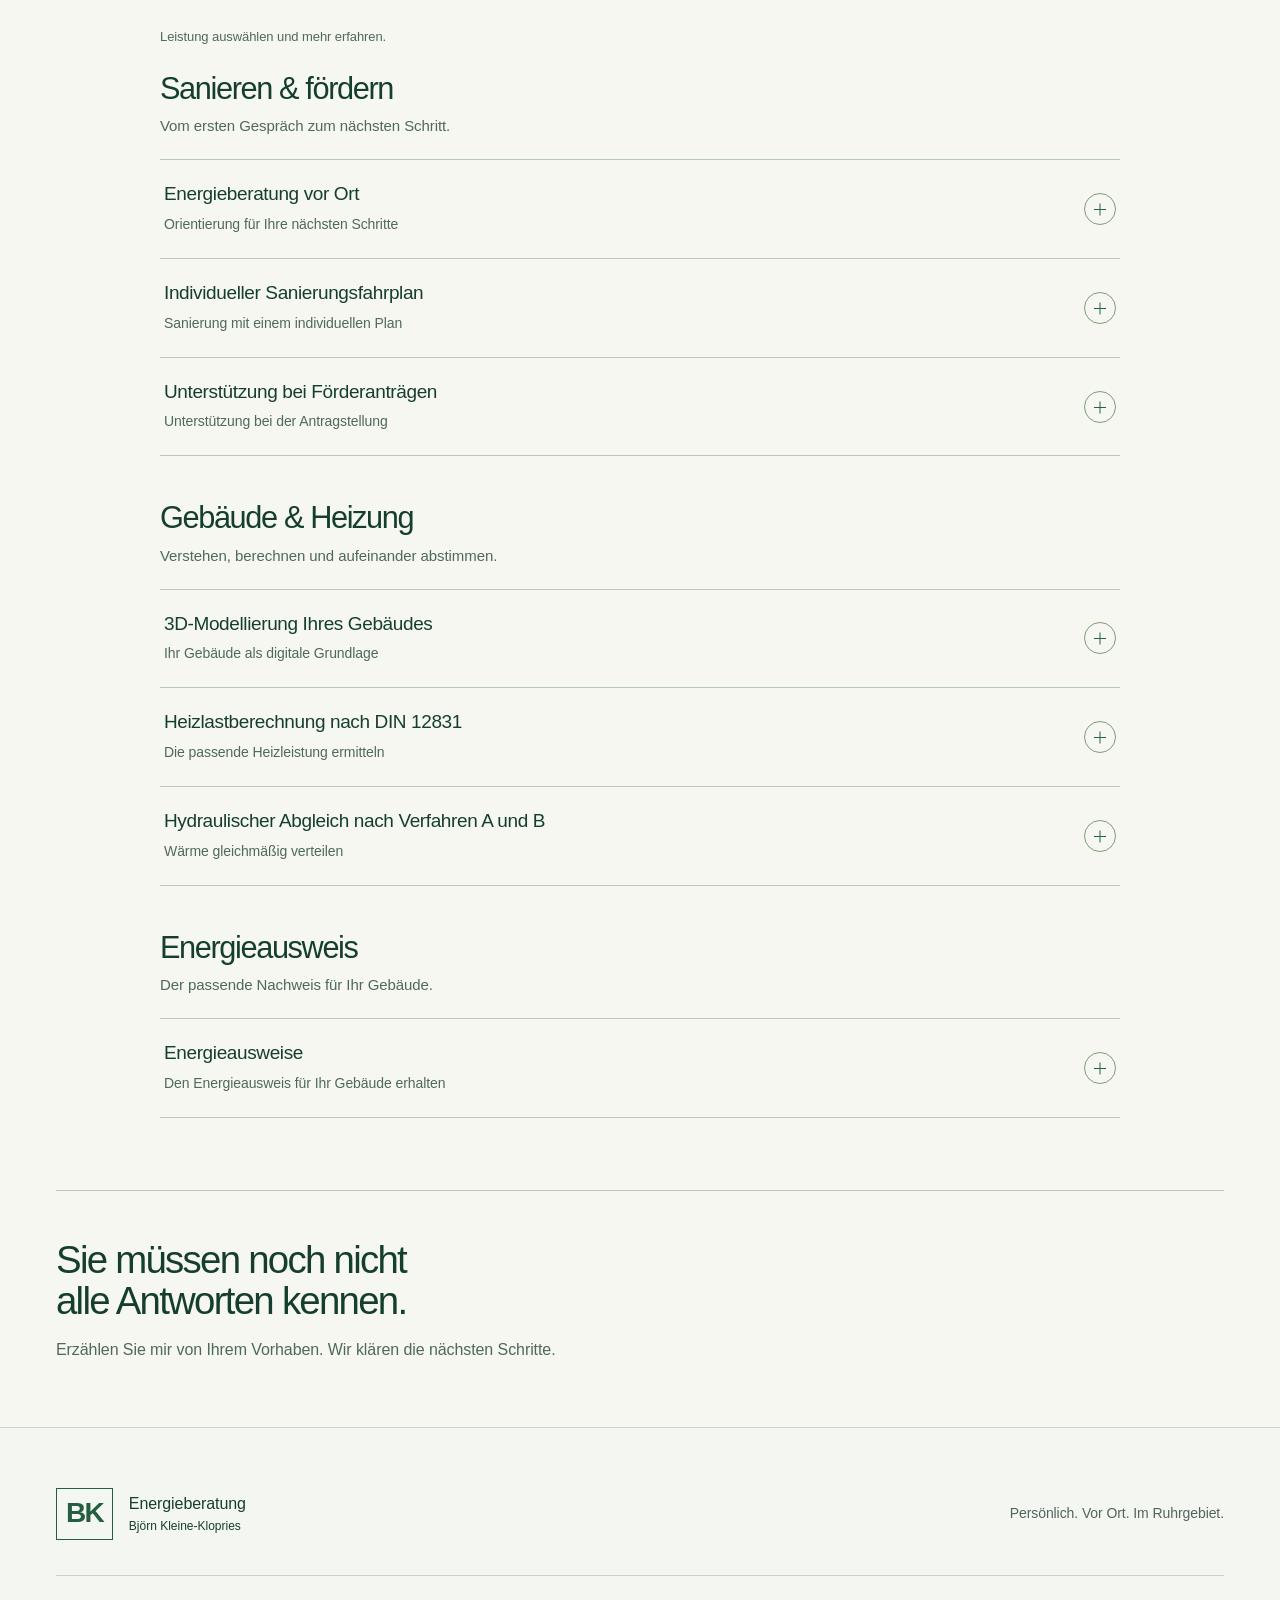
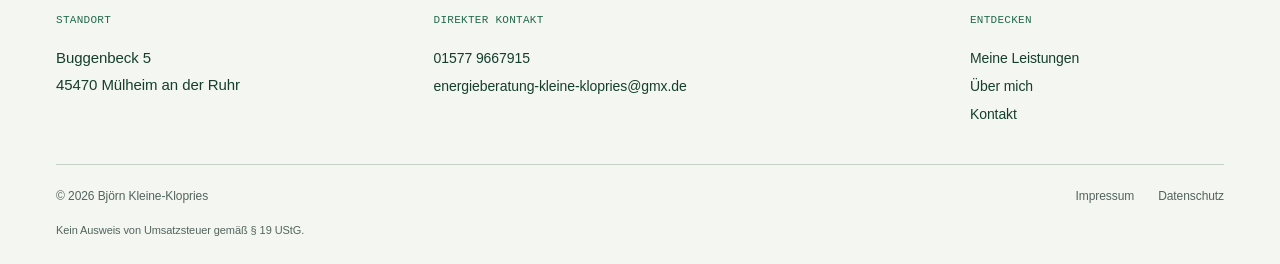
<file: device-diag.html>
<!doctype html><html lang="de"><head><meta name="robots" content="noindex, nofollow"><meta charset="utf-8"><meta name="viewport" content="width=device-width,initial-scale=1"><meta name="robots" content="noindex,nofollow"><meta http-equiv="refresh" content="0;url=leistungen/?diagnose=1"><title>Handy-Prüfung der Hausanimation</title></head><body><p>Die Prüfung öffnet die echte Hausanimation mit lokalen Messwerten. Es werden keine Daten übertragen.</p><a href="leistungen/?diagnose=1">Handy-Prüfung öffnen</a></body></html>
</file>
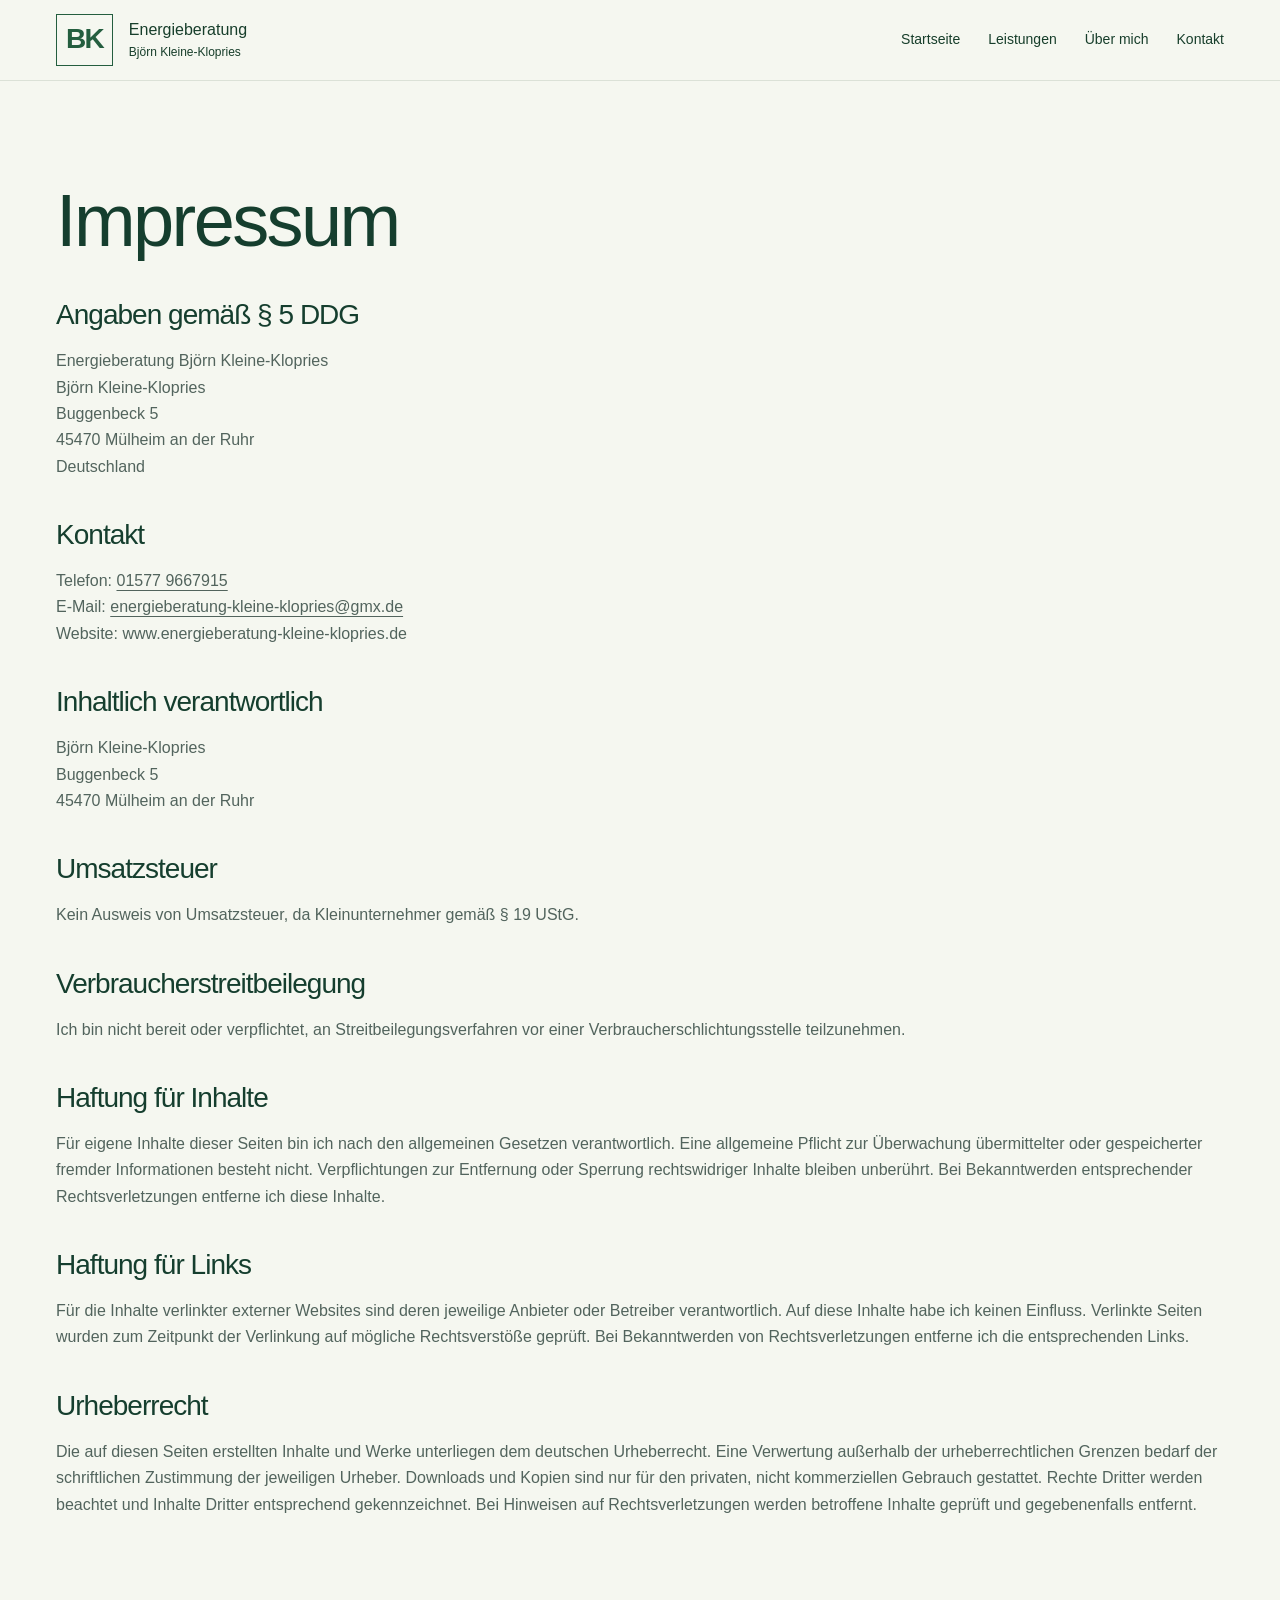
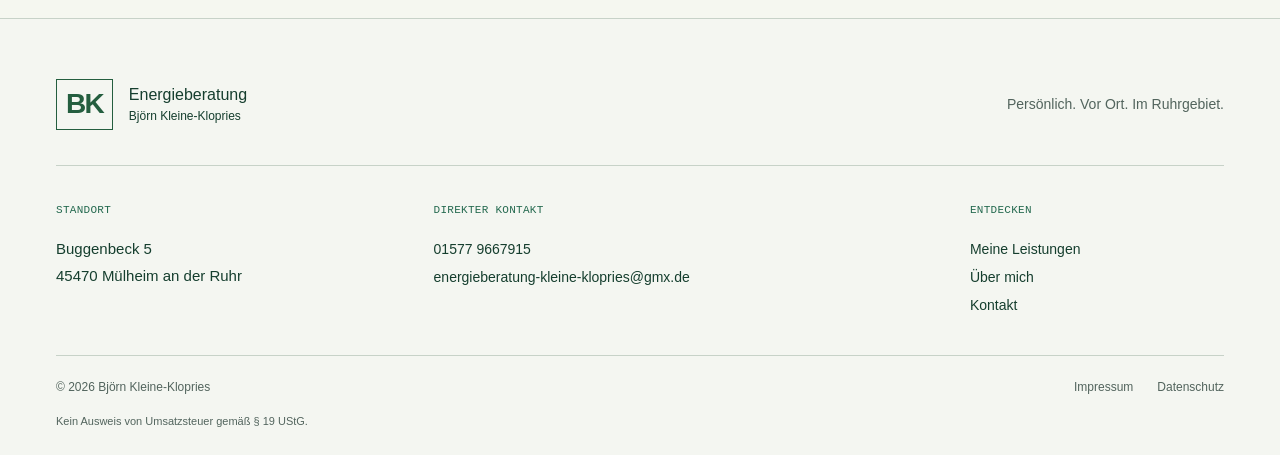
<file: impressum.html>
<!doctype html><html lang="de"><head><meta name="robots" content="noindex, nofollow"><meta charset="utf-8"><meta name="viewport" content="width=device-width,initial-scale=1"><meta http-equiv="refresh" content="0; url=impressum/"><link rel="canonical" href="https://www.energieberatung-kleine-klopries.de/impressum/"><title>Weiterleitung</title></head><body><a href="impressum/">Zur gewünschten Seite</a></body></html>
</file>
<file: vendor/scrollcraft/scrollcraft.css>
/* ============================================================================
   scrollcraft.css: the taste floor
   ----------------------------------------------------------------------------
   Two layers, and the split matters:

     TOKENS   what you override per brand. Colour roles, the type ramp, the
              spacing scale, elevation, motion. A brand is ~12 values.
     DEVICES  what the engine drives. Do not restyle these to taste; they are
              the mechanism. Style your own markup instead.

   Nothing here draws a "component". There are no card, badge, or pill classes,
   because a stylesheet that ships those is how every page built on it ends up
   with the same shapes. You get a floor and a vocabulary; the composition is
   yours.
   ========================================================================== */

/* ---------------------------------------------------------------- tokens -- */
:root {
  /* --- colour roles. Override these six and the page is rebranded. -------- */
  --sc-canvas:      #08090b;   /* the page ground. Drift interpolates this.   */
  --sc-surface:     #101217;   /* anything raised off the ground             */
  --sc-ink:         #f4f2ef;   /* primary text                               */
  --sc-ink-soft:    #9a9ba1;   /* secondary text. Tinted, never flat gray.   */
  --sc-accent:      #d8ff3e;   /* ONE accent. It owns a region, not confetti. */
  --sc-accent-ink:  #08090b;   /* text that sits on the accent               */

  --sc-hairline:    color-mix(in oklab, var(--sc-ink) 12%, transparent);
  --sc-hairline-strong: color-mix(in oklab, var(--sc-ink) 22%, transparent);

  /* --- type. Two families max. Display carries voice, text carries prose. - */
  --sc-font-display: "Instrument Sans", "Geist", system-ui, sans-serif;
  --sc-font-text:    "Geist", system-ui, sans-serif;
  --sc-font-mono:    "Geist Mono", ui-monospace, monospace;

  /* Fluid ramp. Tracking tightens as size grows because a face set at 6rem
     with 0 tracking reads loose; this is optical correction, not decoration. */
  --sc-t-xs:   clamp(0.75rem, 0.72rem + 0.15vw, 0.82rem);
  --sc-t-sm:   clamp(0.875rem, 0.84rem + 0.18vw, 0.95rem);
  --sc-t-base: clamp(1rem, 0.96rem + 0.22vw, 1.125rem);
  --sc-t-lg:   clamp(1.2rem, 1.1rem + 0.5vw, 1.5rem);
  --sc-t-xl:   clamp(1.6rem, 1.35rem + 1.2vw, 2.25rem);
  --sc-t-2xl:  clamp(2.1rem, 1.6rem + 2.4vw, 3.4rem);
  --sc-t-3xl:  clamp(2.8rem, 1.9rem + 4.2vw, 5rem);
  --sc-t-4xl:  clamp(3.4rem, 1.9rem + 6.6vw, 7.5rem);

  --sc-track-tight:  -0.035em;
  --sc-track-snug:   -0.02em;
  --sc-track-normal: -0.005em;
  --sc-track-wide:    0.08em;

  --sc-leading-none: 0.94;
  --sc-leading-tight: 1.06;
  --sc-leading-body: 1.62;

  --sc-measure: 62ch;

  /* --- space. 4px base: the useful middle steps an 8-only scale misses. --- */
  --sc-1: 0.25rem;  --sc-2: 0.5rem;   --sc-3: 0.75rem;  --sc-4: 1rem;
  --sc-5: 1.5rem;   --sc-6: 2rem;     --sc-7: 3rem;     --sc-8: 4rem;
  --sc-9: 6rem;     --sc-10: 8rem;    --sc-11: 12rem;

  /* Section rhythm is fluid so a phone doesn't inherit desktop air. */
  --sc-section: clamp(4.5rem, 9vw, 11rem);
  --sc-gutter:  clamp(1.25rem, 5vw, 5.5rem);
  --sc-maxw:    82rem;

  /* --- radius. Pick one scale for the page and hold it. ------------------- */
  --sc-r-sm: 6px;  --sc-r-md: 12px;  --sc-r-lg: 20px;  --sc-r-pill: 999px;

  /* --- elevation. Every shadow has an offset AND a soft blur, and is tinted
         to the canvas hue. A zero-offset coloured halo is decoration, not
         depth, so there isn't one here. ---------------------------------- */
  --sc-shadow-color: 220 40% 2%;
  --sc-e1: 0 1px 2px hsl(var(--sc-shadow-color) / 0.28),
           0 2px 6px -1px hsl(var(--sc-shadow-color) / 0.20);
  --sc-e2: 0 2px 4px hsl(var(--sc-shadow-color) / 0.24),
           0 8px 18px -4px hsl(var(--sc-shadow-color) / 0.30);
  --sc-e3: 0 4px 8px hsl(var(--sc-shadow-color) / 0.22),
           0 18px 40px -8px hsl(var(--sc-shadow-color) / 0.38),
           0 48px 90px -24px hsl(var(--sc-shadow-color) / 0.30);

  /* Edge light: a 1px top highlight sells a raised surface better than any
     amount of blur, because real raised things catch light on their lip. */
  --sc-edge: inset 0 1px 0 color-mix(in oklab, var(--sc-ink) 10%, transparent);

  /* --- motion. Built-in CSS easings are too weak for UI. ------------------ */
  --sc-ease-out:    cubic-bezier(0.23, 1, 0.32, 1);
  --sc-ease-in-out: cubic-bezier(0.77, 0, 0.175, 1);
  --sc-ease-drawer: cubic-bezier(0.32, 0.72, 0, 1);
  --sc-d-fast: 160ms;  --sc-d-base: 240ms;  --sc-d-slow: 420ms;

  --sc-z-stage: 1; --sc-z-copy: 20; --sc-z-chrome: 60;
}

/* --------------------------------------------------------------- reset -- */
*, *::before, *::after { box-sizing: border-box; }
html { -webkit-text-size-adjust: 100%; scroll-behavior: smooth; }
@media (prefers-reduced-motion: reduce) { html { scroll-behavior: auto; } }

body {
  margin: 0;
  background: var(--sc-canvas);
  color: var(--sc-ink);
  font-family: var(--sc-font-text);
  font-size: var(--sc-t-base);
  line-height: var(--sc-leading-body);
  letter-spacing: var(--sc-track-normal);
  -webkit-font-smoothing: antialiased;
  text-rendering: optimizeLegibility;
  font-synthesis-weight: none;
  overflow-x: clip;
}
img, video, canvas, svg { display: block; max-width: 100%; }
button, input, select, textarea { font: inherit; color: inherit; }

/* ------------------------------------------------- the browser surfaces --
   The parts you did not draw still carry the design. Selection, caret, focus
   ring, scrollbar and tabular numerals all ship with defaults that belong to no
   design system. Theming them is the cheapest signal that a page was built
   rather than assembled, and it is the step that gets skipped most reliably. */
::selection { background: var(--sc-accent); color: var(--sc-accent-ink); }
:root { caret-color: var(--sc-accent); accent-color: var(--sc-accent); }
:focus-visible {
  outline: 2px solid var(--sc-accent);
  outline-offset: 3px;
  border-radius: var(--sc-r-sm);
}
:where(a) { color: inherit; text-decoration-thickness: 1px; text-underline-offset: 0.22em; }
@supports (scrollbar-color: auto) {
  html { scrollbar-color: color-mix(in oklab, var(--sc-ink) 26%, transparent) transparent; scrollbar-width: thin; }
}
:where(table, .sc-nums, [data-sc-count]) { font-variant-numeric: tabular-nums; }

/* ----------------------------------------------------------- typography -- */
.sc-display {
  font-family: var(--sc-font-display);
  font-weight: 500;
  line-height: var(--sc-leading-none);
  letter-spacing: var(--sc-track-tight);
  text-wrap: balance;
  margin: 0;
}
.sc-display--xl { font-size: var(--sc-t-4xl); }
.sc-display--lg { font-size: var(--sc-t-3xl); }
.sc-display--md { font-size: var(--sc-t-2xl); letter-spacing: var(--sc-track-snug); }
.sc-lede {
  font-size: var(--sc-t-lg);
  line-height: 1.44;
  letter-spacing: var(--sc-track-snug);
  color: var(--sc-ink);
  max-width: 46ch;
  text-wrap: pretty;
  margin: 0;
}
.sc-body { max-width: var(--sc-measure); color: var(--sc-ink-soft); text-wrap: pretty; margin: 0; }
.sc-label {
  font-family: var(--sc-font-mono);
  font-size: var(--sc-t-xs);
  letter-spacing: var(--sc-track-wide);
  text-transform: uppercase;
  color: var(--sc-ink-soft);
}

/* ---------------------------------------------------------------- layout -- */
.sc-wrap { width: 100%; max-width: var(--sc-maxw); margin-inline: auto; padding-inline: var(--sc-gutter); }
.sc-section { padding-block: var(--sc-section); }
/* More space above a heading than below it: the gap belongs to the boundary,
   not to the pair. */
.sc-stack > * + * { margin-top: var(--sc-4); }
.sc-stack > :is(h1,h2,h3) { margin-top: var(--sc-7); }
.sc-stack > :is(h1,h2,h3):first-child { margin-top: 0; }
.sc-rule { height: 1px; border: 0; background: var(--sc-hairline); margin: 0; }

/* =============================================================== DEVICES ==
   Driven by the engine. Restyle your own markup, not these.                */

.sc-act--pinned { position: relative; }
.sc-stage {
  position: sticky; top: 0;
  height: 100vh; height: 100svh;
  overflow: clip;
  z-index: var(--sc-z-stage);
}

/* scrub / sequence media */
.sc-stage :is(video[data-sc-scrub], canvas[data-sc-sequence], .sc-stage__poster) {
  position: absolute; inset: 0;
  width: 100%; height: 100%;
  object-fit: cover;
}
video[data-sc-scrub] { opacity: 0; transition: opacity 380ms var(--sc-ease-out); }
.sc-has-clip video[data-sc-scrub] { opacity: 1; }
/* The poster is a live frame-holder, not a placeholder: it stays up until a
   real video frame has painted, which is what stops the blank-stage flash. */
.sc-stage__poster { z-index: 0; transition: opacity 380ms var(--sc-ease-out); }
.sc-has-clip .sc-stage__poster { opacity: 0; }

/* A scrim only where text sits. A full-frame darkening layer flattens the
   image everywhere to fix contrast in one corner. */
.sc-scrim {
  position: absolute; inset: 0; pointer-events: none; z-index: 1;
  background: linear-gradient(
    var(--sc-scrim-angle, 180deg),
    color-mix(in oklab, var(--sc-canvas) var(--sc-scrim-a, 78%), transparent) 0%,
    color-mix(in oklab, var(--sc-canvas) 30%, transparent) 42%,
    transparent 68%);
}
/* Point the scrim at the copy. A scrim gradient that darkens the top while the
   copy sits at the bottom fixes contrast nowhere and flattens the image
   everywhere, which is the most common way text-over-video goes wrong. */
.sc-scrim--bottom { --sc-scrim-angle: 0deg; }
.sc-scrim--left   { --sc-scrim-angle: 90deg; }
.sc-scrim--right  { --sc-scrim-angle: 270deg; }

/* Corner scrims, for copy anchored to a corner. An edge gradient has to darken
   a whole band across the frame to cover one corner; a corner gradient puts the
   density where the text is and leaves the rest of the image alone. Pair with
   .sc-copy--lead / .sc-copy--trail. */
.sc-scrim--lead {
  background: linear-gradient(to top right,
    color-mix(in oklab, var(--sc-canvas) 94%, transparent) 0%,
    color-mix(in oklab, var(--sc-canvas) 72%, transparent) 30%,
    color-mix(in oklab, var(--sc-canvas) 30%, transparent) 52%,
    transparent 72%);
}
.sc-scrim--trail {
  background: linear-gradient(to top left,
    color-mix(in oklab, var(--sc-canvas) 94%, transparent) 0%,
    color-mix(in oklab, var(--sc-canvas) 72%, transparent) 30%,
    color-mix(in oklab, var(--sc-canvas) 30%, transparent) 52%,
    transparent 72%);
}
/* A band across the bottom, for copy that spans the full width of the frame.
   That is what both corner anchors become below 860px, and it is also the right
   shape whenever the copy block is wider than a corner. */
.sc-scrim--band {
  background: linear-gradient(to top,
    color-mix(in oklab, var(--sc-canvas) 94%, transparent) 0%,
    color-mix(in oklab, var(--sc-canvas) 74%, transparent) 22%,
    color-mix(in oklab, var(--sc-canvas) 30%, transparent) 42%,
    transparent 58%);
}
.sc-scrim--vignette {
  background: radial-gradient(120% 90% at 50% 45%, transparent 40%,
              color-mix(in oklab, var(--sc-canvas) 70%, transparent) 100%);
}

/* copy over a stage.
   max-width is in rem, never ch. A `ch` on this container resolves against the
   CONTAINER's font-size (body size), not the display size of the heading inside
   it, so `max-width: 20ch` here silently produces a ~180px column and wraps a
   hero headline to six lines. Set a ch measure on the text element itself. */
.sc-copy {
  position: absolute; z-index: var(--sc-z-copy);
  inset-inline: var(--sc-gutter);
  max-width: min(46rem, 76vw);
  will-change: opacity, transform;
}
.sc-copy--lead   { left: var(--sc-gutter); bottom: clamp(3rem, 12vh, 9rem); }
/* inset-inline FIRST. It is the shorthand for left+right, so declaring it after
   `left: 50%` resets left to auto and the block drifts off the left edge. */
.sc-copy--center { inset-inline: auto; left: 50%; top: 50%; translate: -50% -50%; text-align: center; }
.sc-copy--trail  { inset-inline: auto; right: var(--sc-gutter); bottom: clamp(3rem, 12vh, 9rem); text-align: right; }

/* cue defaults: the engine writes opacity/transform inline, these are the
   pre-paint state so nothing flashes before the first read() */
[data-sc-cue] { opacity: 0; will-change: opacity, transform; }
.sc-ready [data-sc-cue] { transition: none; }

/* kinetic split */
.sc-split { display: inline-block; overflow: hidden; vertical-align: top; }
/* Descenders live below the baseline; a line mask clipped to the line box eats
   the tails off g, y, p, j. The padding buys them room back. */
.sc-split--line { display: block; padding-bottom: 0.14em; margin-bottom: -0.14em; }
.sc-split__i { display: inline-block; will-change: transform, opacity; }
.sc-is-split { opacity: 1 !important; }

/* horizontal rail */
[data-sc-pan] { display: flex; will-change: transform; }

/* reveal + parallax */
[data-sc-reveal] { will-change: clip-path; }
[data-sc-parallax] { will-change: transform; }

/* flow reveal (fires once) */
[data-sc-in], [data-sc-stagger] > * {
  opacity: 0;
  transform: translate3d(0, 14px, 0);
  transition: opacity 620ms var(--sc-ease-out), transform 620ms var(--sc-ease-out);
}
[data-sc-in].sc-in, [data-sc-stagger] > .sc-in { opacity: 1; transform: none; }

/* pointer devices */
[data-sc-tilt] { transform-style: preserve-3d; will-change: transform; }
[data-sc-magnet] { will-change: transform; }
/* isolation always; position only if nothing more specific already set it.
   Written with :where() (zero specificity) on purpose: a plain `position:
   relative` here has the same weight as `.sc-stage` and, being later in the
   file, silently wins. A stage carrying both attributes then stops being
   sticky and the whole act scrolls away instead of pinning. */
[data-sc-spotlight] { isolation: isolate; }
:where([data-sc-spotlight]) { position: relative; }
[data-sc-spotlight]::after {
  content: ""; position: absolute; inset: 0; pointer-events: none; z-index: 2;
  background: radial-gradient(
    28rem 28rem at calc(var(--sc-mx, 0.5) * 100%) calc(var(--sc-my, 0.5) * 100%),
    color-mix(in oklab, var(--sc-accent) 16%, transparent), transparent 70%);
  opacity: 0; transition: opacity var(--sc-d-slow) var(--sc-ease-out);
}
[data-sc-spotlight]:hover::after { opacity: 1; }

/* =========================================================== WORLDFLIGHT ==
   One fixed stage for the whole page. The only thing in document flow is the
   spacer, and it is empty. If you find yourself adding a section here, you want
   act mode instead: the moment a real block scrolls past the fixed stage, the
   page has a seam again and the whole point is gone.                        */

[data-sc-mode="worldflight"] { position: relative; }

.sc-world {
  position: fixed; inset: 0;
  overflow: clip;
  z-index: var(--sc-z-stage);
  background: var(--sc-canvas);
}

/* Every leg is mounted for the life of the page and stacked in the same box.
   The engine owns opacity, visibility and z-index here; do not set them. */
.sc-world__seg {
  position: absolute; inset: 0;
  opacity: 0;
  will-change: opacity;
}
.sc-world__seg > :is(video, img, canvas) {
  position: absolute; inset: 0;
  width: 100%; height: 100%;
  object-fit: cover;
}
/* The poster is the frame-holder AND the first camera move: the engine pushes
   it in slowly until a real decoded frame is available to replace it. */
.sc-world__poster {
  z-index: 0;
  transform-origin: 50% 50%;
  transition: opacity 420ms var(--sc-ease-out);
}
.sc-world__seg > video { z-index: 1; }
.sc-world__seg.sc-has-clip .sc-world__poster { opacity: 0; }
/* The act stylesheet lights a clip through its ancestor act. A worldflight leg
   has no act, so match the class the engine also writes on the clip itself. */
video[data-sc-scrub].sc-has-clip { opacity: 1; }

/* The copy layer is fixed too, and inert by default: the engine hands
   pointer-events back to a block only while it is actually legible. */
.sc-world__copy {
  position: fixed; inset: 0;
  z-index: var(--sc-z-copy);
  pointer-events: none;
}
.sc-world__scrim { position: absolute; inset: 0; pointer-events: none; z-index: 0; }
[data-sc-copy] {
  opacity: 0;
  pointer-events: none;
  will-change: opacity, transform;
}
.sc-ready [data-sc-copy] { transition: none; }

/* The track. Empty on purpose. */
.sc-world__spacer { pointer-events: none; }

/* scroll progress */
[data-sc-progress] {
  position: fixed; inset: 0 0 auto 0; height: 2px; z-index: var(--sc-z-chrome);
  background: var(--sc-accent); transform-origin: 0 50%; transform: scaleX(0);
  will-change: transform;
}

/* ----------------------------------------------------------- atmosphere --
   Depth is not only shadow. Grain keeps a flat dark ground from banding, and
   it is the difference between "a dark page" and "a lit room". */
.sc-grain { position: fixed; inset: 0; pointer-events: none; z-index: 3; opacity: 0.045; }
.sc-grain::before {
  content: ""; position: absolute; inset: -50%;
  background-image: url("data:image/svg+xml;utf8,<svg xmlns='http://www.w3.org/2000/svg' width='140' height='140'><filter id='n'><feTurbulence type='fractalNoise' baseFrequency='0.85' numOctaves='3'/></filter><rect width='140' height='140' filter='url(%23n)'/></svg>");
}

/* -------------------------------------------------------- reduced motion -- */
@media (prefers-reduced-motion: reduce) {
  /* Fewer and gentler, not zero. Opacity still carries the reveal so the page
     is comprehensible; every position change is dropped. */
  [data-sc-in], [data-sc-stagger] > * { transform: none; transition-duration: 220ms; }
  [data-sc-parallax], [data-sc-pan], .sc-split__i { transform: none !important; }
  /* A wipe is a position change too. Show reveal content settled. */
  [data-sc-reveal] { clip-path: none !important; }
  /* A rail's transform IS its navigation, not decoration. Zeroing it the way
     parallax and kinetic type are zeroed parks the act on its first screenful
     and makes everything past the fold unreachable: a device degrading into
     missing content. Hand the travel back to the reader as an ordinary scroll
     region instead, so the same items are all still gettable without motion.
     A build that would rather re-lay the rail out as a grid can still do that;
     this is the floor, not the ceiling. */
  [data-sc-act="pan"] .sc-stage,
  [data-sc-act="pan"] [data-sc-stage] {
    overflow-x: auto; overflow-y: hidden;
    overscroll-behavior-x: contain;
    scroll-snap-type: x proximity;
  }
  [data-sc-pan] > * { scroll-snap-align: center; }
  [data-sc-spotlight]::after { display: none; }
  /* A worldflight keeps its whole story here. No clip is ever fetched, so the
     posters are the film, and they cross-dissolve through exactly the same
     seams at exactly the same scroll positions. The push-in and the copy drift
     are the only things that go. */
  .sc-world__poster, [data-sc-copy] { transform: none !important; }
}

/* --------------------------------------------------------------- mobile -- */
@media (max-width: 860px) {
  .sc-copy { inset-inline: var(--sc-gutter); max-width: none; }
  .sc-copy--trail { text-align: left; }
  .sc-stage { height: 100svh; }
  /* .sc-copy--trail re-anchors to the left and spans the full width here, so a
     bottom-RIGHT corner gradient darkens the one corner the copy just left and
     guarantees a contrast failure over any bright clip. Point the density at
     the copy: the same band .sc-scrim--band paints. */
  .sc-scrim--trail {
    background: linear-gradient(to top,
      color-mix(in oklab, var(--sc-canvas) 94%, transparent) 0%,
      color-mix(in oklab, var(--sc-canvas) 74%, transparent) 22%,
      color-mix(in oklab, var(--sc-canvas) 30%, transparent) 42%,
      transparent 58%);
  }
}
</file>
<file: style.css>
@charset "UTF-8";

/* Kleine-Klopries — architectural direction. */
:root {
  --green: #24694f;
  --dark: #122b26;
  --deep: #0c221d;
  --ink: #192f29;
  --muted: #52645d;
  --paper: #f4f6f1;
  --pale: #e5ece3;
  --lime: #cced9b;
  --line: #c7d2c8;
  --white: #fff;
  --mono: "SFMono-Regular", Consolas, "Liberation Mono", monospace;
  --ease: cubic-bezier(.2,.65,.25,1);
}
* { box-sizing: border-box; }
html { scroll-behavior: smooth; scroll-padding-top: 100px; }
body {
  margin: 0; background: var(--paper); color: var(--ink);
  font-family: "Helvetica Neue", Helvetica, Arial, sans-serif;
  font-size: 16px; line-height: 1.65; -webkit-font-smoothing: antialiased;
}
body.menu-open { overflow: hidden; }
a { color: inherit; text-decoration: none; }
p,h1,h2,h3,figure { margin: 0; }
img { display: block; max-width: 100%; height: auto; }
button { font: inherit; }
a,button { touch-action: manipulation; }
button { cursor: pointer; }
a:focus-visible,button:focus-visible { outline: 3px solid #b47b30; outline-offset: 6px; }
::selection { background: var(--lime); color: var(--dark); }
.wrap { width: min(1320px,calc(100% - 112px)); margin-inline: auto; }
.section { padding-block: 108px; }
.skip { position: fixed; top: -100px; left: 12px; z-index: 110; background: white; padding: 12px 20px; }
.skip:focus { top: 12px; }
h1,h2,h3 { font-weight: 450; line-height: 1.07; letter-spacing: -.035em; }
h1 { font-size: clamp(48px,6.5vw,90px); }
h2 { font-size: clamp(36px,4.2vw,60px); }
h3 { font-size: 25px; letter-spacing: -.025em; }
h1 em { font-family: inherit; font-style: normal; font-weight: inherit; color: var(--green); }
p { color: var(--muted); }
p+p { margin-top: 1.1rem; }
.large-copy,.lead { font-size: 22px; line-height: 1.5; color: var(--ink); }
.eyebrow,.technical-label,.label,.service-number,.detail-number,.outline-number {
  font-family: var(--mono); font-size: 12px; font-weight: 400;
  letter-spacing: .025em; line-height: 1.5;
}
.eyebrow { color: var(--green); margin-bottom: 28px; text-transform: uppercase; }
.label { display: block; margin-bottom: 16px; text-transform: uppercase; }
.text-link { display: inline-flex; align-items: center; justify-content: space-between; gap: 30px; min-height: 44px; border-bottom: 1px solid currentColor; font-size: 15px; font-weight: 500; }
.text-link:hover { color: var(--green); }
.text-link span { font-size: 24px; }
.button {
  display: inline-flex; align-items: center; justify-content: space-between;
  gap: 30px; min-height: 54px; padding: 0 0 0 22px;
  border: 1px solid var(--green); border-radius: 0; background: var(--green);
  color: white; font-size: 15px; font-weight: 500;
  transition: background .2s, color .2s;
}
.button>span { display: grid; place-items: center; width: 52px; min-height: 52px; font-size: 24px; border-left: 1px solid #ffffff40; }
.button:hover { background: var(--dark); color: white; }
.button-small { min-height: 46px; padding-left: 16px; gap: 20px; font-size: 14px; }
.button-small>span { width: 44px; min-height: 44px; }

/* A compact identity and an uninterrupted dark introduction. */
.header { position: sticky; top: 0; z-index: 100; background: var(--dark); color: white; border-bottom: 1px solid #ffffff26; }
.nav { height: 88px; display: flex; align-items: center; justify-content: space-between; gap: 25px; transition: height .25s; }
.is-scrolled .nav { height: 70px; }
.brand { display: flex; align-items: center; gap: 16px; font-size: 16px; font-weight: 500; line-height: 1.3; flex-shrink: 0; }
.brand small { display: block; font-family: var(--mono); font-size: 11px; margin-top: 4px; font-weight: 400; letter-spacing: -.025em; }
.brand-symbol { display: flex; align-items: center; gap: 6px; font-size: 31px; font-weight: 600; letter-spacing: -.09em; color: var(--lime); }
.brand-symbol>span { font-weight: 300; font-size: 35px; }
.navigation { display: flex; align-items: center; gap: 28px; font-size: 14px; }
.navigation>a:not(.button) { padding: 11px 0; border-bottom: 1px solid transparent; }
.navigation>a:not(.button):hover,.navigation>a[aria-current=page] { color: var(--lime); border-bottom-color: var(--lime); }
.navigation .button { background: transparent; color: var(--lime); border-color: #cced9b70; }
.navigation .button>span { border-color: #cced9b70; }
.navigation .button:hover { color: var(--dark); background: var(--lime); }
.menu-button { display: none; }
.hero {
  color: var(--paper); background-color: var(--dark);
  background-image: linear-gradient(90deg,transparent calc(100% - 1px),#dbe8da0a 1px);
  background-size: 25% 100%;
  padding: 32px 0 0; overflow: hidden;
}
.hero-meta { display: flex; justify-content: space-between; gap: 25px; align-items: center; margin-bottom: 38px; }
.hero .eyebrow { margin-bottom: 0; color: var(--lime); }
.hero .technical-label { color: #acbfb4; }
.hero h1 { font-size: clamp(72px,8.1vw,120px); letter-spacing: -.05em; font-weight: 400; line-height: .98; }
.hero h1>span { color: var(--lime); }
.hero-baseline { display: flex; justify-content: space-between; gap: 70px; align-items: end; padding: 38px 0 48px; }
.hero-text { color: #cfddd2; max-width: 535px; font-size: 18px; line-height: 1.65; }
.buttons { display: flex; flex-wrap: wrap; gap: 20px; align-items: center; }
.hero .buttons { justify-content: flex-end; min-width: 350px; }
.hero .button { background: var(--lime); border-color: var(--lime); color: var(--dark); }
.hero .button>span { border-color: #122b2640; }
.hero .button:hover { background: white; }
.hero .text-link { font-family: var(--mono); font-size: 12px; border-bottom-color: #607b6d; color: #cfddd2; }
.hero .text-link:hover { color: var(--lime); }
.hero-index { display: grid; grid-template-columns: repeat(3,1fr); border-top: 1px solid #537164; }
.hero-index a { padding: 20px 0; display: flex; gap: 30px; align-items: center; color: #e5efdf; font-size: 17px; border-right: 1px solid #537164; }
.hero-index a:not(:first-child) { padding-left: 28px; }
.hero-index a:last-child { border-right: 0; }
.hero-index a>span { color: #aac095; font-family: var(--mono); font-size: 11px; }
.hero-index a:hover { color: var(--lime); }
.advisor-bar { border-bottom: 1px solid var(--line); }
.advisor-inner { display: flex; align-items: center; justify-content: space-between; gap: 24px; padding-block: 22px; }
.advisor-person { display: flex; align-items: center; gap: 18px; }
.advisor-person img { width: 54px; height: 54px; object-fit: cover; object-position: center 20%; }
.advisor-person strong { display: block; font-weight: 500; font-size: 17px; }
.advisor-person small { display: block; color: var(--muted); font-size: 13px; }
.advisor-phone { display: flex; align-items: center; gap: 22px; font-size: 23px; }
.advisor-phone>span:first-child { font-size: 12px; font-family: var(--mono); color: var(--muted); }
.advisor-phone:hover { color: var(--green); }

/* Service index: a ledger, not a card grid. */
.service-layout { display: grid; grid-template-columns: .85fr 1.45fr; gap: 100px; align-items: start; }
.service-intro { position: sticky; top: 110px; }
.service-intro>p:not(.eyebrow) { max-width: 305px; margin-top: 26px; }
.service-intro .text-link { margin-top: 30px; font-size: 14px; }
.service-ledger { border-top: 1px solid var(--ink); }
.service-entry { display: grid; grid-template-columns: 30px 1fr 30px; gap: 22px; padding: 29px 0; border-bottom: 1px solid var(--line); transition: background .2s,padding .2s; }
.service-entry h3 { font-size: 26px; line-height: 1.15; }
.service-entry p { font-size: 16px; max-width: 520px; margin-top: 12px; }
.service-number { color: var(--green); padding-top: 5px; }
.entry-arrow { font-size: 25px; color: var(--green); justify-self: end; }
.service-entry:hover { background: var(--pale); padding-inline: 14px; }

/* Benefit annotations sit on a restrained technical grid. */
.benefits { background: var(--pale); border-top: 1px solid var(--line); border-bottom: 1px solid var(--line); }
.section-heading { display: grid; grid-template-columns: 1.1fr 1fr; gap: 110px; align-items: end; }
.section-heading>p { max-width: 485px; font-size: 18px; }
.benefit-grid { display: grid; grid-template-columns: repeat(3,1fr); margin-top: 64px; border-top: 1px solid #94ab97; }
.benefit-grid article { padding: 25px 32px 0; border-left: 1px solid #b5c5b6; }
.benefit-grid article:first-child { padding-left: 0; border-left: 0; }
.benefit-grid article:last-child { padding-right: 0; }
.outline-number { display: block; color: var(--green); margin-bottom: 42px; }
.benefit-grid h3 { font-size: 24px; margin-bottom: 20px; }

/* The portrait is a dedicated personal chapter, with square framing. */
.about { background: var(--dark); color: white; padding-block: 0; }
.about-grid { display: grid; grid-template-columns: .9fr 1.1fr; gap: 90px; align-items: center; }
.about-photo { margin-block: -24px; position: relative; }
.about-photo img { width: 100%; aspect-ratio: .77; object-fit: cover; object-position: center; }
.about-photo figcaption { position: absolute; left: 0; right: 0; bottom: 0; background: #122b26eb; padding: 18px 22px; color: #dce6d6; font-family: var(--mono); font-size: 11px; }
.about-copy { padding-block: 100px; }
.about .eyebrow { color: var(--lime); }
.about h2 { font-size: clamp(36px,4vw,58px); }
.about .large-copy { margin: 28px 0 24px; color: #e4ecdf; }
.about p { color: #b9cdc0; }
.about .text-link { color: var(--lime); margin-top: 25px; }
.signature { margin-top: 36px; padding-top: 22px; border-top: 1px solid #4d695c; font-size: 19px; }
.signature span { display: block; font-family: var(--mono); font-size: 11px; color: #b9cdc0; margin-top: 8px; }
.funding { padding-block: 124px 108px; }
.funding-grid { display: grid; grid-template-columns: 1fr 1.05fr; gap: 110px; border-top: 2px solid var(--green); padding-top: 35px; }
.funding-grid>div:last-child { padding-top: 42px; }
.funding-grid .large-copy { margin-bottom: 22px; }
.funding-grid .text-link { margin-top: 25px; }

/* A large typographic closing, without a rounded CTA container. */
.contact-teaser { background: var(--lime); color: var(--dark); }
.contact-grid { display: grid; grid-template-columns: 1.4fr .8fr; gap: 70px; align-items: end; }
.contact-teaser .eyebrow { color: #355233; }
.contact-teaser h2 { font-size: clamp(40px,5.3vw,78px); }
.contact-teaser p:not(.eyebrow) { margin-top: 30px; color: #3a5034; }
.contact-actions { display: flex; flex-direction: column; align-items: flex-start; padding-bottom: 6px; }
.button-light { background: var(--dark); border-color: var(--dark); color: white; }
.button-light:hover { background: #2a513b; }
.phone { font-size: 30px; margin-top: 34px; line-height: 1.2; letter-spacing: -.03em; }
.phone:hover { text-decoration: underline; }
.contact-actions>span { font-size: 12px; margin-top: 12px; font-family: var(--mono); color: #395336; }
.footer { background: var(--paper); padding: 60px 0 25px; border-top: 1px solid var(--line); }
.footer .brand-symbol { color: var(--green); }
.footer-top { display: flex; align-items: center; justify-content: space-between; gap: 25px; padding-bottom: 35px; border-bottom: 1px solid var(--line); }
.footer-top>p { font-size: 14px; }
.footer-columns { display: grid; grid-template-columns: 1fr 1.5fr .8fr; gap: 60px; padding: 36px 0; }
.footer .label { color: var(--green); font-size: 11px; }
address { font-style: normal; font-size: 15px; line-height: 1.8; }
.footer-columns a { display: block; width: fit-content; font-size: 14px; line-height: 2; }
.footer a:hover { color: var(--green); text-decoration: underline; }
.email { overflow-wrap: anywhere; }
.footer-bottom { border-top: 1px solid var(--line); padding-top: 22px; display: flex; flex-wrap: wrap; justify-content: space-between; gap: 14px; font-size: 12px; color: var(--muted); }
.footer-bottom>div { display: flex; gap: 24px; }
.footer-bottom>span:last-child { flex-basis: 100%; font-size: 11px; }

/* Matching inner pages retain their existing content and routes. */
.page-hero { padding-block: 72px 60px; border-bottom: 1px solid var(--line); }
.page-hero h1 { max-width: 1120px; }
.lead { max-width: 720px; margin-top: 32px; }
.jump-links { display: flex; flex-wrap: wrap; gap: 0; margin-top: 42px; }
.jump-links a { border: 1px solid var(--line); padding: 11px 15px; margin: 0 -1px -1px 0; font-family: var(--mono); font-size: 12px; }
.jump-links a:hover { background: var(--dark); color: var(--lime); }
.service-details { padding-bottom: 85px; }
.detail-row { display: grid; grid-template-columns: 50px 1fr 1.3fr; gap: 32px; padding-block: 60px; border-bottom: 1px solid var(--line); }
.detail-number { color: var(--green); }
.detail-row h2 { font-size: 34px; line-height: 1.12; }
.detail-row .large-copy { font-size: 22px; margin-bottom: 22px; }
.detail-row .text-link { margin-top: 28px; }
.detail-list { margin-block: 30px; }
.detail-list dt { font-weight: 600; margin-top: 28px; }
.detail-list dd { margin: 9px 0 0; color: var(--muted); }
.service-note { border-left: 2px solid var(--green); padding-left: 18px; font-size: 14px; }
.mini-process { padding: 25px 0; border-block: 1px solid var(--line); margin: 30px 0; }
.mini-process h3 { font-size: 22px; }
.mini-process ol { margin-bottom: 0; padding-left: 22px; }
.mini-process li { padding: 6px 0; }
.contact-page { border: 0; padding-bottom: 100px; }
.contact-page-grid { display: grid; grid-template-columns: 1.25fr .75fr; gap: 100px; margin-top: 65px; align-items: start; }
.contact-method { display: flex; flex-direction: column; padding: 27px 0; border-top: 1px solid var(--ink); }
.contact-method .label { color: var(--green); }
.contact-method strong { font-size: 34px; font-weight: 450; line-height: 1.4; }
.contact-method strong.email { font-size: 25px; }
.contact-method>span:last-child { font-size: 14px; margin-top: 12px; color: var(--muted); }
.contact-method:hover strong { color: var(--green); }
.address-block { border-top: 1px solid var(--ink); padding-top: 28px; }
.address-block address { font-size: 18px; }
.address-block p { font-size: 14px; margin-top: 14px; }
.contact-photo img { width: 100%; aspect-ratio: .85; object-fit: cover; }
.contact-photo figcaption { display: flex; flex-direction: column; border-top: 4px solid var(--green); padding-top: 17px; }
.contact-photo figcaption strong { font-family: var(--mono); font-size: 11px; text-transform: uppercase; font-weight: 400; color: var(--green); }
.contact-photo figcaption span { font-size: 18px; margin-top: 4px; }
.legal-page { width: min(850px,calc(100% - 64px)); padding-block: 65px 100px; overflow-wrap: anywhere; }
.legal-page h1 { font-size: clamp(42px,6vw,74px); margin: 35px 0; }
.legal-page h2 { font-size: 28px; margin: 40px 0 18px; }
.legal-page h3 { font-size: 21px; margin: 28px 0 12px; }
.legal-page p { margin-top: 16px; }
.legal-page p a { text-decoration: underline; text-underline-offset: 4px; }
.legal-notice { border-left: 3px solid var(--green); background: var(--pale); padding: 22px; font-size: 15px; }

@media (prefers-reduced-motion:no-preference) {
  [data-reveal].reveal-pending { opacity: 0; transform: translateY(18px); transition: opacity .65s var(--ease),transform .65s var(--ease); transition-delay: var(--delay,0ms); }
  [data-reveal].reveal-pending.revealed { opacity: 1; transform: none; }
}
@media (max-width:1100px) {
  .wrap { width: calc(100% - 72px); }
  .navigation { gap: 20px; }
  .hero-baseline { gap: 40px; }
  .hero .buttons { min-width: 270px; flex-direction: column; align-items: stretch; }
  .hero .text-link { justify-content: space-between; }
  .hero h1 { font-size: 94px; }
  .service-layout { gap: 60px; grid-template-columns: .8fr 1.3fr; }
  .service-intro h2 { font-size: 43px; }
  .service-entry { gap: 16px; }
  .service-entry h3 { font-size: 23px; }
  .section-heading,.about-grid,.funding-grid,.contact-page-grid { gap: 55px; }
  .contact-grid { gap: 45px; }
  .footer-columns { gap: 35px; }
}
@media (max-width:820px) {
  .wrap { width: calc(100% - 48px); }
  .nav,.is-scrolled .nav { height: 74px; }
  .brand { font-size: 15px; gap: 10px; }
  .brand-symbol { font-size: 28px; }
  .brand-symbol>span { font-size: 31px; }
  .brand small { font-size: 10px; }
  .menu-button { display: flex; flex-direction: column; gap: 6px; justify-content: center; align-items: center; width: 46px; height: 46px; border: 1px solid #94ae9860; background: transparent; color: var(--lime); }
  .menu-button span { width: 20px; height: 1px; background: currentColor; transition: transform .2s; }
  .menu-button[aria-expanded=true] span:first-child { transform: translateY(3.5px) rotate(45deg); }
  .menu-button[aria-expanded=true] span:last-child { transform: translateY(-3.5px) rotate(-45deg); }
  .navigation { position: absolute; top: 100%; left: 0; right: 0; background: var(--dark); padding: 24px; border-bottom: 1px solid #607b6d; flex-direction: column; align-items: stretch; gap: 10px; max-height: calc(100dvh - 74px); overflow-y: auto; }
  .navigation:not(.open) { display: none; }
  .navigation>a:not(.button) { font-size: 18px; padding: 12px 0; }
  .navigation .button { margin-top: 10px; }
  .hero { padding-top: 27px; }
  .hero-meta { margin-bottom: 38px; }
  .hero .technical-label { display: none; }
  .hero h1 { font-size: clamp(60px,10.5vw,84px); }
  .hero-baseline { gap: 38px; padding: 32px 0 35px; }
  .hero-text { font-size: 16px; }
  .hero .buttons { min-width: 230px; }
  .hero .button { font-size: 14px; padding-left: 15px; gap: 20px; }
  .hero-index a { padding: 17px 0; font-size: 15px; gap: 18px; }
  .hero-index a:not(:first-child) { padding-left: 20px; }
  .advisor-person small { font-size: 12px; }
  .advisor-phone { font-size: 19px; gap: 15px; }
  .advisor-phone>span:first-child { display: none; }
  .section { padding-block: 75px; }
  .service-layout { gap: 36px; grid-template-columns: .8fr 1.2fr; }
  .service-intro h2 { font-size: 35px; }
  .service-entry { grid-template-columns: 23px 1fr 20px; gap: 12px; }
  .service-entry h3 { font-size: 22px; }
  .service-entry p { font-size: 15px; }
  .section-heading { gap: 40px; }
  .section-heading>p { font-size: 16px; }
  .benefit-grid article { padding-inline: 22px; }
  .benefit-grid h3 { font-size: 22px; }
  .about { padding-block: 0; }
  .about-grid { gap: 40px; grid-template-columns: .85fr 1.15fr; }
  .about-copy { padding-block: 65px; }
  .about .large-copy { font-size: 19px; }
  .about-photo img { aspect-ratio: .63; }
  .funding-grid { gap: 40px; }
  .contact-grid { gap: 36px; grid-template-columns: 1.1fr 1fr; }
  .contact-teaser h2 { font-size: 44px; }
  .phone { font-size: 27px; }
  .footer-columns { grid-template-columns: 1fr 1.5fr; }
  .footer-columns>div:last-child { grid-column: 1/-1; }
  .footer-columns>div:last-child a { display: inline-block; margin-right: 25px; }
  .detail-row { grid-template-columns: 26px 1fr; gap: 18px; padding-block: 42px; }
  .detail-row>div { grid-column: 2; }
  .contact-page-grid { gap: 40px; }
  .contact-method strong.email { font-size: 22px; }
  html:not(.js) .nav { height: auto; min-height: 74px; padding-block: 16px; flex-wrap: wrap; }
  html:not(.js) .menu-button { display: none; }
  html:not(.js) .navigation { position: static; display: flex; width: 100%; padding: 0; border: 0; flex-direction: row; flex-wrap: wrap; }
  html:not(.js) .navigation>a:not(.button) { font-size: 14px; }
}
@media (max-width:600px) {
  .wrap { width: calc(100% - 40px); }
  .section { padding-block: 60px; }
  .hero { padding-top: 24px; }
  .hero-meta { margin-bottom: 33px; }
  .hero .eyebrow { font-size: 10px; letter-spacing: 0; }
  .hero h1 { font-size: clamp(48px,11.3vw,69px); letter-spacing: -.04em; }
  .hero-baseline { display: block; padding: 27px 0 30px; }
  .hero-text { max-width: 430px; font-size: 16px; }
  .hero .buttons { margin-top: 27px; flex-direction: row; justify-content: flex-start; gap: 20px; min-width: 0; }
  .hero .button { padding-left: 18px; font-size: 15px; }
  .hero .text-link { min-height: 44px; gap: 22px; font-size: 12px; }
  .hero-index a { gap: 11px; font-size: 14px; padding: 17px 0; }
  .hero-index a>span { font-size: 10px; }
  .hero-index a:not(:first-child) { padding-left: 12px; }
  .advisor-inner { flex-direction: column; align-items: stretch; gap: 18px; padding-block: 20px; }
  .advisor-person { gap: 14px; }
  .advisor-person strong { font-size: 16px; }
  .advisor-person small { font-size: 11px; }
  .advisor-phone { justify-content: space-between; border-top: 1px solid var(--line); padding-top: 15px; font-size: 19px; }
  .advisor-phone>span:first-child { display: block; font-size: 11px; }
  .service-layout { display: block; }
  .service-intro { position: static; margin-bottom: 35px; }
  .service-intro h2 { font-size: 42px; }
  .service-intro h2 br { display: none; }
  .service-intro h2 { max-width: 340px; }
  .service-intro p:not(.eyebrow) { max-width: none; margin-top: 23px; }
  .service-intro .text-link { margin-top: 20px; }
  .service-entry { padding-block: 25px; grid-template-columns: 24px 1fr 22px; gap: 12px; }
  .service-entry h3 { font-size: 23px; hyphens: auto; }
  .service-entry p { font-size: 16px; }
  .service-entry:hover { padding-inline: 0; }
  .section-heading { grid-template-columns: 1fr; gap: 25px; }
  h2 { font-size: 38px; }
  .eyebrow { font-size: 11px; margin-bottom: 22px; }
  .benefit-grid { grid-template-columns: 1fr; margin-top: 36px; }
  .benefit-grid article,.benefit-grid article:first-child,.benefit-grid article:last-child { border-left: 0; padding: 25px 0; border-bottom: 1px solid #b5c5b6; }
  .benefit-grid article:last-child { border-bottom: 0; padding-bottom: 0; }
  .outline-number { margin-bottom: 18px; }
  .benefit-grid h3 { font-size: 25px; margin-bottom: 15px; }
  .about { padding-block: 0; }
  .about-grid { display: flex; flex-direction: column; gap: 0; }
  .about-photo { margin: 0; width: 100%; padding-top: 25px; }
  .about-photo img { aspect-ratio: 1.15; object-position: center 35%; }
  .about-photo figcaption { font-size: 10px; padding: 14px; }
  .about-copy { padding-block: 38px 58px; }
  .about h2 { font-size: 42px; }
  .funding-grid { grid-template-columns: 1fr; gap: 27px; padding-top: 26px; }
  .funding-grid>div:last-child { padding-top: 0; }
  .large-copy,.lead { font-size: 20px; }
  .contact-grid { grid-template-columns: 1fr; gap: 30px; }
  .contact-teaser h2 { font-size: 43px; }
  .contact-teaser p:not(.eyebrow) { margin-top: 24px; }
  .contact-actions>span { font-size: 11px; }
  .footer { padding-top: 35px; }
  .footer-top { align-items: flex-start; flex-direction: column; gap: 22px; padding-bottom: 28px; }
  .footer-columns { grid-template-columns: 1fr; gap: 28px; padding-block: 30px; }
  .footer-columns>div:last-child { grid-column: auto; }
  .footer-bottom { justify-content: flex-start; }
  .footer-bottom>span:first-child { width: 100%; }
  .page-hero { padding-block: 43px 40px; }
  .page-hero h1 { font-size: 47px; }
  .lead { margin-top: 25px; }
  .jump-links { margin-top: 28px; }
  .jump-links a { font-size: 11px; padding: 11px; }
  .detail-row { grid-template-columns: 23px 1fr; gap: 14px; padding-block: 34px; }
  .detail-row h2 { font-size: 29px; overflow-wrap: anywhere; }
  .detail-row .large-copy { font-size: 20px; }
  .detail-row .text-link { gap: 18px; font-size: 14px; }
  .service-details { padding-bottom: 50px; }
  .contact-page-grid { grid-template-columns: 1fr; gap: 35px; margin-top: 37px; }
  .contact-photo { max-width: 440px; }
  .contact-photo img { aspect-ratio: 1.1; }
  .contact-method strong { font-size: 30px; }
  .contact-method strong.email { font-size: 22px; }
  .contact-page { padding-bottom: 60px; }
  .legal-page { width: calc(100% - 40px); }
}
@media (max-width:370px) {
  .hero h1 { font-size: 44px; }
  .hero-index a { font-size: 12px; gap: 7px; }
  .hero-index a:not(:first-child) { padding-left: 9px; }
  .advisor-phone { gap: 10px; font-size: 17px; }
  .service-entry h3 { font-size: 21px; }
  .about h2 { font-size: 36px; }
  .contact-teaser h2 { font-size: 38px; }
}
@media (prefers-reduced-motion:reduce) {
  html { scroll-behavior: auto; }
  *,*::before,*::after { animation: none!important; transition: none!important; }
}
</file>
<file: experience.css>
/* Project theme and bespoke choreography. Vendor engine stays unmodified. */
:root {
  --sc-canvas:#f5f7f0; --sc-surface:#e9eee2; --sc-ink:#153e2e;
  --sc-ink-soft:#506958; --sc-accent:#246b45; --sc-accent-ink:#fff;
  --sc-font-display:"Helvetica Neue",Helvetica,Arial,sans-serif;
  --sc-font-text:"Helvetica Neue",Helvetica,Arial,sans-serif;
  --sc-gutter:clamp(20px,4vw,64px); --sc-section:clamp(64px,8vw,112px);
}
.experience { background:var(--sc-canvas); color:var(--sc-ink); }
.experience h1,.experience h2,.experience h3 { text-wrap:balance; }
.experience p { text-wrap:pretty; }
.experience .wrap { width:min(1380px,calc(100% - 112px)); }
.experience .header { background:#f5f7f0f5; color:#173e2b; border-color:#24472b20; }
.experience .nav,.experience.is-scrolled .nav,.is-scrolled .experience .nav { height:80px; transition:none; }
.experience .brand-symbol { color:#245e3f; font-size:28px; letter-spacing:-.065em; }
.experience .brand-symbol>span { display:none; }
.experience .brand-symbol { border:1px solid #245e3f; padding:6px 9px 7px; }
.experience .brand small { font-family:inherit; font-size:12px; letter-spacing:0; }
.experience .button { background:#256641; border:0; border-radius:4px; padding-left:22px; color:#fff; gap:20px; }
.experience .button>span { border:0; }
.experience .button:hover { background:#153e2e; }
.experience .button:active { transform:translateY(1px); }
.experience .navigation .button { background:#256641; color:#fff; }
.experience .navigation>a:not(.button):hover { color:#256641; border-color:#256641; }
.experience .navigation>a[aria-current=page]:not(.button) { color:#256641; border-color:#256641; }
.home-services-link { margin-top:28px; }
@media(min-width:821px) and (max-width:1100px) {
 .experience .navigation { gap:15px; font-size:13px; }
 .experience .brand { gap:10px; font-size:14px; }
 .experience .navigation .button { font-size:12px; gap:8px; padding-left:14px; }
}
.experience :is(a,button,input):focus-visible { outline:3px solid #658332; outline-offset:5px; }
.atelier-hero { position:relative; overflow:clip; padding-top:20px; }
.hero-layout { position:relative; min-height:min(690px,calc(100svh - 175px)); display:grid; grid-template-columns:1fr 1.2fr; align-items:center; }
.hero-message { position:relative; z-index:3; padding-block:38px 58px; }
.location-line { display:flex; gap:10px; align-items:center; font-size:13px; color:#48614b; margin-bottom:28px; }
.location-line>span { width:7px; height:7px; flex:0 0 7px; background:#4d754b; border-radius:50%; }
.hero-message h1 { font-size:clamp(58px,6.5vw,94px); line-height:1.01; font-weight:450; letter-spacing:-.065em; white-space:nowrap; }
.hero-message h1>span { color:#608146; }
.hero-summary { max-width:340px; color:#49634e; font-size:18px; line-height:1.55; margin-block:26px 28px; }
.building-scene { position:relative; height:100%; min-height:570px; margin-left:-36px; }
.hero-building { position:absolute; width:115%; max-width:none; height:110%; top:-3%; left:-4%; fill:none; stroke:#3c705b; stroke-width:1.5; stroke-linejoin:round; }
.drawing-disc { position:absolute; height:88%; width:auto; aspect-ratio:1; border:1px solid #b7cab257; border-radius:50%; left:8%; top:5%; background:#e8eddf; }
.drawing-disc:after { content:""; position:absolute; inset:9%; border:1px solid #b7cab273; border-radius:50%; }
.scene-caption { position:absolute; bottom:26px; right:8px; font-size:12px; color:#54724e; }
.hero-footline { display:flex; align-items:center; justify-content:space-between; border-top:1px solid #c9d6c2; padding-block:18px 22px; font-size:12px; color:#556c50; }
.hero-footline>a { display:flex; align-items:center; gap:12px; font-size:14px; color:#22452d; }
.hero-footline img { width:44px; height:44px; border-radius:50%; object-fit:cover; }
.hero-footline small { display:block; font-size:12px; color:#596e53; margin-top:2px; }
.quiet-note { background:#fff; padding-block:76px; }
.quiet-note h2 { font-size:clamp(27px,3.3vw,47px); max-width:920px; line-height:1.2; font-weight:400; letter-spacing:-.04em; }
.building-act { background:#e8eddf; }
.building-stage {
 background:#e8eddf;
 --open:clamp(0,calc(var(--sc-p,0) * 1.5),1);
 --heat:clamp(0,calc((var(--sc-p,0) - .15) / .85),1);
}
/* Reserve the complete scene before deferred scripts and scroll restoration.
   Otherwise a reload first lays out the no-JS version and jumps past the house. */
.sc-boot .building-act { --scene-height:100svh; position:relative; height:calc(var(--scene-height) * 3.1); }
.sc-boot .building-stage { position:sticky; top:0; height:var(--scene-height,100svh); overflow:clip; }
.analysis-heading { position:absolute; left:4%; top:116px; z-index:3; }
.section-kicker { font-size:12px; text-transform:uppercase; letter-spacing:.06em; margin-bottom:22px; color:#51684a; }
.analysis-heading h2 { font-size:clamp(48px,5.2vw,76px); letter-spacing:-.055em; }
.exploded-wrap { position:absolute; width:64%; left:19%; top:8%; height:88%; }
.exploded-building { width:100%; height:100%; fill:none; stroke:#3c705b; stroke-width:1.5; stroke-linejoin:round; overflow:visible; }
.exploded-building { position:relative; }
.house-layer { position:absolute; inset:0; pointer-events:none; }
.house-layer svg { display:block; width:100%; height:100%; overflow:visible; }
.scroll-live .house-layer:not(.house-base) { will-change:transform,opacity; }
.exploded-building .house-roof { transform:translate(calc(var(--open,0) * -28px),calc(var(--open,0) * -180px)); }
.exploded-building .house-shell { transform:translate(calc(var(--open,0) * -125px),calc(var(--open,0) * 38px)); opacity:calc(1 - var(--open,0) * .65); }
.exploded-building .house-analysis { transform:translateY(calc(var(--heat,0) * -100px)); opacity:calc(.2 + var(--heat,0) * .8); }
.exploded-building .house-inside { opacity:calc(.35 + var(--heat,0) * .65); }
.house-window-lights { pointer-events:none; }
.house-window-lights .light-front { opacity:var(--light-front,.75); }
.house-window-lights .light-side { opacity:var(--light-side,.85); }
.house-window-lights .light-attic { opacity:var(--light-attic,.65); }
.house-room-lights { opacity:var(--room-light,.4); pointer-events:none; }
/* Full intensity when on; the initial lights-off class prevents a lit first paint. */
.building-stage .house-window-lights :is(.light-front,.light-side,.light-attic),
.building-stage .house-room-lights { opacity:1; }
.exploded-building .house-window-lights { transform:translate(calc(var(--open,0) * -125px),calc(var(--open,0) * 38px)); }
.lights-off .house-window-lights,.lights-off .house-room-lights { opacity:0; }
.motion-static .house-window-lights { transform:none; }
.light-switch { display:none; align-items:center; gap:8px; min-height:36px; padding:6px 12px; background:#f4f6eb; color:#315234; border:1px solid #91a684; border-radius:3px; font-size:11px; cursor:pointer; }
.js .light-switch { display:flex; width:fit-content; min-height:44px; margin:0; }
.scene-controls { display:flex; flex-direction:column; align-items:flex-start; gap:10px; }
.light-dot { width:7px; height:7px; background:#d4a657; border-radius:50%; }
.light-switch[aria-pressed=false] .light-dot { background:#6c8269; }
.light-switch:hover { background:#fff; border-color:#315234; }
.light-switch:active { transform:translateY(1px); }
.diagram-note { position:absolute; bottom:55px; width:100%; text-align:center; font-size:11px; color:#586c51; }
.analysis-stories { position:absolute; right:4%; top:42%; width:24%; max-width:330px; z-index:4; }
.analysis-story h3 { font-size:clamp(27px,2.5vw,36px); line-height:1.1; margin-bottom:18px; }
.analysis-story p { color:#4c6346; font-size:15px; line-height:1.6; }
.analysis-story a { display:inline-flex; gap:14px; align-items:center; min-height:44px; font-size:13px; border-bottom:1px solid #829776; margin-top:18px; }
.story-rule { display:block; width:40px; height:3px; background:#537c36; margin-bottom:24px; }
.sc-boot .analysis-story,.scroll-live .analysis-story { position:absolute; inset:0; opacity:0; visibility:hidden; transition:opacity 160ms ease-out; }
.sc-boot .analysis-story.is-active,.scroll-live .analysis-story.is-active { opacity:1; visibility:visible; }
.analysis-track { position:absolute; display:flex; gap:18px; align-items:center; bottom:32px; left:4%; right:4%; font-size:12px; color:#536b49; }
.analysis-track i { height:1px; background:#c1cfb6; flex:1; }
.analysis-track button { font:inherit; border:0; padding:10px 0; min-height:44px; background:none; color:#536b49; cursor:pointer; }
.analysis-track button[aria-pressed=true] { color:#244e2d; font-weight:600; }
.analysis-track button:hover { color:#153e2e; }
.analysis-track [data-phase] { padding:10px 0; min-height:44px; display:flex; align-items:center; }
.analysis-track [data-phase].is-active { color:#244e2d; font-weight:600; }
.analysis-story a.pick-topic { display:block; width:fit-content; margin-top:8px; border:0; text-decoration:underline; text-underline-offset:4px; font-size:12px; }
.analysis-track b { display:block; width:100%; height:2px; background:#427133; transform:scaleX(var(--heat,0)); transform-origin:left; }
.offer-section { background:#fff; padding-block:82px 90px; }
.offer-heading { display:flex; gap:40px; align-items:end; justify-content:space-between; margin-bottom:60px; }
.offer-heading h2 { font-size:clamp(45px,5vw,68px); letter-spacing:-.05em; }
.offer-heading p { max-width:340px; font-size:18px; }
.offer-grid { display:grid; grid-template-columns:1.05fr 1fr; column-gap:64px; }
.offer-group { padding-block:32px; border-top:1px solid #b7cbb5; }
.offer-primary { grid-row:span 2; background:#eef3e7; padding:40px; border:0; display:flex; flex-direction:column; }
.offer-word { display:block; font-size:14px; color:#52723d; margin-bottom:30px; }
.offer-group h3 { font-size:clamp(26px,2.7vw,38px); line-height:1.15; margin-bottom:20px; }
.offer-group p { max-width:440px; line-height:1.65; font-size:16px; }
.offer-links { margin-top:26px; }
.offer-primary .offer-links { margin-top:auto; padding-top:48px; }
.offer-links a { display:flex; justify-content:space-between; gap:16px; align-items:center; padding-block:12px; border-bottom:1px solid #c3d2ba; font-size:14px; min-height:48px; }
.offer-links a:hover { color:#226139; border-color:#226139; }
.offer-links span { font-size:20px; }
.offer-list { list-style:none; padding:0; margin:26px 0 0; }
.offer-list li { padding-block:6px; font-size:14px; color:#49634e; }
.offer-primary .offer-list { margin-top:auto; padding-top:48px; }
.hero-person { display:flex; align-items:center; gap:12px; font-size:14px; color:#22452d; }
.funding-note { display:flex; justify-content:space-between; align-items:center; gap:32px; border-top:1px solid #c3d2ba; padding-top:30px; margin-top:50px; font-size:14px; }
.funding-note a { text-decoration:underline; text-underline-offset:5px; padding-block:12px; }
.person-section { background:#f0f3e9; padding-block:96px; }
.person-layout { display:grid; grid-template-columns:.9fr 1fr; gap:clamp(48px,8vw,125px); align-items:center; }
.person-image { position:relative; padding:0 0 20px 22px; }
.person-image:before { content:""; position:absolute; inset:40px 30px 0 0; border:1px solid #779768; }
.person-image>div { position:relative; }
.person-image img { width:100%; height:auto; aspect-ratio:.93; object-fit:cover; }
.person-image figcaption { position:relative; padding-top:15px; font-size:12px; color:#4d6545; }
.person-copy h2 { font-size:clamp(40px,4.5vw,64px); line-height:1.04; letter-spacing:-.045em; }
.person-lead { font-size:21px; line-height:1.5; margin-top:30px; color:#24452d; }
.person-copy>p:not(.section-kicker) { max-width:500px; }
.person-copy .person-phone { display:inline-flex; gap:36px; align-items:center; font-size:24px; margin-top:26px; border-bottom:1px solid #486c3a; min-height:54px; }
.inquiry-section { background:#193e2c; color:#f1f5e9; padding-top:88px; }
.inquiry-section :is(a,button,input):focus-visible { outline-color:#c6e4a0; }
.inquiry-layout { display:grid; grid-template-columns:1fr .85fr; gap:100px; padding-bottom:80px; }
.inquiry-layout h2 { font-size:clamp(40px,4.9vw,70px); letter-spacing:-.05em; }
.inquiry-layout p { color:#c2d4bb; margin-top:28px; }
.inquiry-contact { align-self:center; }
.inquiry-contact p { margin:0 0 20px; font-size:14px; }
.inquiry-contact a { display:block; width:fit-content; max-width:100%; overflow-wrap:anywhere; padding-block:8px; font-size:clamp(15px,1.5vw,21px); }
.inquiry-contact a:first-of-type { font-size:clamp(28px,3vw,42px); letter-spacing:-.035em; }
.inquiry-contact a:hover { text-decoration:underline; text-underline-offset:5px; }
.inquiry-choice fieldset { border:0; padding:0; margin:0 0 28px; }
.inquiry-choice legend { font-size:14px; padding:0 0 16px; color:#c2d4bb; }
.inquiry-choice label { display:flex; position:relative; align-items:center; gap:12px; padding:15px 0; border-top:1px solid #708f675c; cursor:pointer; font-size:16px; }
.inquiry-choice label:last-child { border-bottom:1px solid #708f675c; }
.inquiry-choice input { accent-color:#bdd989; width:19px; height:19px; margin:0; }
.inquiry-choice b { margin-left:auto; font-weight:400; color:#bdd989; opacity:0; transition:opacity .15s; }
.inquiry-choice label:has(:checked) { color:#d1e8ad; }
.inquiry-choice label:has(:checked) b { opacity:1; }
.experience .inquiry-cta { background:#c6e4a0; color:#193e2c; width:100%; }
.experience .inquiry-cta:hover { background:#e1f0cd; }
#topic-status { font-size:12px; margin-top:10px; }
.atelier-footer { border-top:1px solid #79946b66; display:flex; gap:40px; justify-content:space-between; padding-block:30px; font-size:12px; }
.atelier-footer strong { font-size:15px; font-weight:500; }
.atelier-footer p { color:#c1d0b9; margin-top:6px; font-size:11px; }
.atelier-footer a { display:inline-block; padding-block:6px; overflow-wrap:anywhere; }
.atelier-footer>div:last-child { text-align:right; }
.atelier-footer nav { display:flex; gap:22px; justify-content:flex-end; }
.motion-static .building-act { height:auto!important; }
.motion-static .building-stage { position:relative; height:auto; overflow:visible; padding:70px 6%; }
.motion-static .analysis-heading { position:static; }
.motion-static .exploded-wrap { position:relative; width:80%; height:auto; left:0; top:0; margin:auto; }
.motion-static .exploded-building { height:500px; }
.motion-static .analysis-stories { position:static; width:100%; max-width:none; display:grid; grid-template-columns:repeat(3,1fr); gap:40px; }
.motion-static .analysis-story { position:static; visibility:visible; opacity:1; }
.motion-static .analysis-track { display:none; }
.motion-static .house-roof,.motion-static .house-shell,.motion-static .house-analysis { transform:none; }
html:not(.sc-ready) .experience [data-sc-cue],html:not(.sc-ready) .experience [data-sc-in],html:not(.sc-ready) .experience [data-sc-stagger]> * { opacity:1; transform:none; }
html:not(.js) .building-stage { padding:60px 6%; }
html:not(.js) .analysis-heading,html:not(.js) .analysis-stories,html:not(.js) .exploded-wrap { position:static; width:auto; max-width:none; }
html:not(.js) .exploded-building { max-height:500px; }
html:not(.js) .exploded-building { height:min(500px,90vw); }
html:not(.js) .analysis-story { padding-bottom:25px; }
html:not(.js) .analysis-track { display:none; }
@media(min-width:1500px) { .hero-layout { min-height:720px; } }
@media(max-width:1100px) {
 .experience .wrap { width:calc(100% - 64px); }
 .hero-layout { min-height:600px; }
 .hero-message h1 { font-size:6.6vw; }
 .building-scene { min-height:540px; }
 .hero-building { width:130%; left:-10%; }
 .exploded-wrap { left:11%; width:76%; }
 .analysis-stories { width:26%; right:3%; }
 .analysis-heading { left:3%; }
 .analysis-heading h2 { font-size:52px; }
 .inquiry-layout { gap:50px; }
}
@media(max-width:820px) {
 .experience .nav,.is-scrolled .experience .nav { height:72px; }
 .experience .menu-button { color:#153e2e; }
 .experience .menu-button span { background:#153e2e; }
 .experience .navigation { background:#f5f7f0; border-color:#c4d3bb; }
 .experience .navigation>a { color:#153e2e; }
 .experience .wrap { width:calc(100% - 40px); }
 .hero-layout { min-height:0; grid-template-columns:1fr; }
 .hero-message { padding:28px 0 0; }
 .hero-message h1 { font-size:clamp(43px,8.8vw,72px); }
 .location-line { font-size:11px; margin-bottom:20px; }
 .hero-summary { max-width:430px; font-size:16px; margin-block:20px; }
 .building-scene { height:360px; min-height:0; margin:-30px 0 0 20%; pointer-events:none; }
 .hero-building { width:100%; left:0; height:115%; top:-7%; }
 .drawing-disc { width:70%; height:90%; aspect-ratio:auto; left:20%; top:0; }
 .scene-caption { bottom:0; font-size:10px; }
 .hero-footline { margin-top:14px; }
 .hero-footline>span { display:none; }
 .quiet-note { padding-block:54px; }
 .analysis-heading { top:98px; left:24px; }
 .analysis-heading h2 { font-size:38px; }
 .analysis-heading .section-kicker { margin-bottom:10px; font-size:10px; }
 .exploded-wrap { width:90%; left:5%; top:14%; height:58%; }
 .diagram-note { font-size:9px; bottom:32px; }
 .analysis-stories { left:24px; right:24px; top:71%; width:auto; max-width:none; }
 .analysis-story h3 { font-size:25px; margin-bottom:10px; }
 .analysis-story h3 br { display:none; }
 .analysis-story p { font-size:13px; max-width:520px; }
 .analysis-story a { font-size:12px; margin-top:6px; min-height:35px; }
 .story-rule { display:none; }
 .analysis-track { bottom:18px; left:24px; right:24px; font-size:10px; gap:8px; }
 .offer-grid { column-gap:28px; }
 .offer-primary { padding:28px; }
 .offer-heading { align-items:start; gap:32px; }
 .offer-heading p { font-size:15px; max-width:260px; }
 .offer-word { margin-bottom:22px; }
 .offer-group h3 { font-size:25px; }
 .person-layout { gap:36px; grid-template-columns:.9fr 1fr; }
 .person-copy h2 { font-size:38px; }
 .person-copy>p { font-size:14px; }
 .person-copy>.person-lead { font-size:18px; }
 .person-copy .person-phone { font-size:20px; }
 .inquiry-layout { gap:40px; }
 .inquiry-layout h2 { font-size:42px; }
 .inquiry-choice label { font-size:14px; }
 .motion-static .analysis-stories { grid-template-columns:1fr; gap:24px; }
 .motion-static .exploded-building { height:380px; }
}
@media(max-width:560px) {
 .hero-message h1 { font-size:clamp(40px,10.5vw,58px); }
 .hero-message { padding-top:20px; }
 .hero-summary { max-width:310px; font-size:15px; }
 .building-scene { height:280px; margin:0 -12px 0 12%; }
 .drawing-disc { width:85%; left:8%; }
 .scene-caption { display:none; }
 .hero-footline { padding-block:12px 16px; margin-top:0; }
 .hero-footline img { width:36px; height:36px; }
 .hero-footline>a { font-size:12px; }
 .hero-footline small { font-size:11px; }
 .quiet-note h2 { font-size:28px; }
 .quiet-note { padding-block:48px; }
 .analysis-heading h2 br { display:none; }
 .analysis-heading h2 { font-size:34px; }
 .exploded-wrap { width:112%; left:-6%; top:16%; height:53%; }
 .analysis-stories { top:67%; }
 .diagram-note { bottom:32px; }
 .analysis-story p { font-size:13px; line-height:1.55; }
 .analysis-heading { top:91px; }
 .analysis-story h3 { font-size:25px; }
 .offer-section { padding-block:56px; }
 .offer-heading { display:block; margin-bottom:32px; }
 .offer-heading h2 { font-size:44px; }
 .offer-heading h2 br { display:none; }
 .offer-heading p { margin-top:18px; max-width:none; }
 .offer-grid { grid-template-columns:1fr; }
 .offer-primary { grid-row:auto; margin-bottom:12px; }
 .offer-primary .offer-links { padding-top:0; margin-top:26px; }
 .offer-group { padding-block:28px; }
 .offer-group:not(.offer-primary) { margin-inline:8px; }
 .offer-group h3 { font-size:29px; }
 .offer-links a { font-size:13px; }
 .funding-note { display:block; margin-top:12px; padding-top:25px; }
 .funding-note a { margin-top:8px; }
 .person-section { padding-block:56px; }
 .person-layout { grid-template-columns:1fr; gap:40px; }
 .person-image { max-width:390px; padding-left:16px; }
 .person-image img { aspect-ratio:1.12; }
 .person-copy h2 { font-size:46px; }
 .person-copy>p { font-size:16px; }
 .person-copy .section-kicker { font-size:11px; }
 .inquiry-section { padding-top:56px; }
 .inquiry-layout { grid-template-columns:1fr; gap:35px; padding-bottom:48px; }
 .inquiry-layout h2 { font-size:44px; }
 .inquiry-layout p { margin-top:20px; font-size:15px; }
 .inquiry-choice label { font-size:15px; }
 .atelier-footer { display:block; }
 .atelier-footer>div:last-child { text-align:left; margin-top:20px; }
 .atelier-footer nav { justify-content:flex-start; }
 .motion-static .exploded-wrap { width:100%; }
 .motion-static .exploded-building { height:330px; }
}
@media(max-height:700px) and (max-width:820px) {
 .analysis-heading { top:88px; }
 .analysis-heading .section-kicker { display:none; }
 .analysis-heading h2 { font-size:29px; }
 .exploded-wrap { top:18%; height:47%; }
 .analysis-stories { top:64%; }
 .analysis-story h3 { font-size:22px; margin-bottom:7px; }
 .analysis-story p { font-size:12px; line-height:1.5; }
 .analysis-story a { margin-top:4px; min-height:32px; }
 .analysis-track { bottom:12px; }
 .diagram-note { bottom:24px; }
}
@media(prefers-reduced-motion:reduce) {
 .experience *, .experience *::before, .experience *::after { scroll-behavior:auto; }
 .scroll-live .analysis-story { transition:none; }
}
@media print {
 .building-act { height:auto!important; }
 .building-stage { height:auto; position:static; }
 .analysis-heading,.analysis-stories,.exploded-wrap { position:static; width:auto; }
 .analysis-story { position:static!important; visibility:visible!important; opacity:1!important; }
 .analysis-track { display:none; }
}
</file>
<file: contact.css>
.contact-atelier { background:var(--sc-canvas); color:var(--sc-ink); overflow:clip; }
.contact-opening { display:grid; grid-template-columns:1.15fr .85fr; gap:9%; align-items:center; padding-block:64px 64px; }
.contact-kicker { color:var(--sc-ink-soft); font-size:12px; letter-spacing:.025em; margin-bottom:24px; }
.contact-intro h1 { font-size:clamp(56px,6vw,84px); line-height:1.02; letter-spacing:-.06em; font-weight:450; }
.contact-intro h1 span { color:#608146; }
.contact-intro-copy { color:var(--sc-ink-soft); max-width:340px; font-size:18px; line-height:1.6; margin-top:24px; }
.contact-call { display:grid; grid-template-columns:1fr auto; width:fit-content; align-items:center; column-gap:40px; margin-top:38px; padding-bottom:14px; border-bottom:1px solid #91a98a; }
.contact-call>span:first-child { color:var(--sc-ink-soft); font-size:12px; }
.contact-call strong { grid-column:1; font-size:clamp(26px,2.8vw,40px); letter-spacing:-.035em; font-weight:450; line-height:1.4; }
.contact-call .call-arrow { grid-column:2; grid-row:1/3; font-size:37px; color:var(--sc-accent); }
.contact-call:hover { color:var(--sc-accent); border-color:var(--sc-accent); }
.contact-write { display:inline-flex; align-items:center; gap:25px; min-height:44px; font-size:13px; margin-top:12px; }
.contact-write:hover { text-decoration:underline; text-underline-offset:5px; }
.contact-person { position:relative; width:100%; max-width:420px; justify-self:end; margin:0 16px 0 0; padding-top:12px; }
.contact-person:before { content:""; position:absolute; inset:-6px -18px 42px 18px; border:1px solid #b9cbb3; transform:translateY(calc(var(--contact-depth,0) * -10px)); }
.contact-photo-frame { position:relative; overflow:hidden; border-radius:3px; background:var(--sc-surface); transform:translateY(calc(var(--contact-depth,0) * 12px)); }
.contact-photo-frame img { width:100%; height:auto; aspect-ratio:1.05; object-fit:cover; object-position:center; }
.contact-person figcaption { position:relative; margin:-12px -16px 0 24px; padding:20px 0 0 20px; background:var(--sc-canvas); color:var(--sc-ink); display:grid; grid-template-columns:1fr auto; gap:6px 22px; transform:translateY(calc(var(--contact-depth,0) * -16px)); }
.contact-person figcaption>span { font-size:11px; }
.contact-person figcaption strong { grid-column:1/-1; font-size:22px; line-height:1.2; font-weight:500; letter-spacing:-.04em; }
.contact-person figcaption strong br { display:none; }
.contact-person figcaption a { grid-column:2; grid-row:1/3; align-self:center; display:grid; place-items:center; width:44px; height:44px; border:1px solid #6e8961; border-radius:50%; font-size:25px; }
.contact-person figcaption a:hover { background:var(--sc-surface); }
.contact-bottomline { display:flex; justify-content:space-between; gap:20px; border-top:1px solid #c9d6c2; padding-block:20px; color:var(--sc-ink-soft); font-size:12px; }
.contact-desk { display:grid; grid-template-columns:.8fr 1.3fr; gap:9%; align-items:start; padding-block:90px 80px; scroll-margin-top:24px; }
.desk-intro { padding-top:28px; }
.desk-intro h2 { font-size:clamp(34px,3.5vw,48px); letter-spacing:-.05em; }
.desk-intro>p:not(.section-kicker) { margin-top:24px; max-width:315px; font-size:17px; color:#526b54; }
.desk-person { display:flex; align-items:center; gap:14px; margin-top:44px; }
.desk-person img { width:56px; height:56px; object-fit:cover; border-radius:50%; }
.desk-person p { font-size:12px; line-height:1.65; }
.desk-person strong { font-weight:500; color:#24492f; }
.letter-sheet { background:transparent; border-top:1px solid #b9cbb3; padding:28px 0 0; }
.letter-top { display:flex; align-items:center; justify-content:space-between; border-bottom:1px solid #d6dfcf; padding-bottom:24px; margin-bottom:28px; font-size:14px; color:#4a664e; }
.letter-mark { font-size:28px; font-weight:600; letter-spacing:-.08em; }
.contact-topics { border:0; padding:0; margin:0 0 30px; min-width:0; }
.contact-topics legend { font-size:17px; font-weight:500; margin-bottom:16px; }
.contact-topic-options { display:grid; grid-template-columns:1fr 1fr; gap:0 24px; }
.contact-topic-options label { display:flex; align-items:center; gap:10px; min-height:44px; cursor:pointer; }
.contact-topic-options input { width:16px; height:16px; margin:0; accent-color:#246b45; cursor:pointer; flex:0 0 16px; }
.contact-topic-options span { font-size:13px; color:#35573a; pointer-events:none; }
.contact-topic-options input:checked+span { font-weight:600; }
.contact-topic-options input:focus-visible+span { outline:3px solid #658332; outline-offset:3px; }
.contact-topic-options label:hover span { border-color:#246b45; }
.contact-topic-options label:active span { transform:translateY(1px); }
.message-label { display:flex; justify-content:space-between; align-items:center; font-size:16px; font-weight:500; margin-bottom:12px; }
.message-label span { font-size:12px; color:#62755f; font-weight:400; }
#contact-message { display:block; width:100%; min-height:134px; resize:vertical; font:inherit; font-size:15px; line-height:1.6; color:#23462e; background:#f6f8f2; border:1px solid #c5d1bd; border-radius:3px; padding:16px; }
#contact-message::placeholder { color:#65765f; opacity:1; }
#contact-message:focus-visible { outline:3px solid #658332; outline-offset:3px; }
.letter-subject { padding-block:24px; font-size:14px; }
.letter-subject>span { display:block; color:#61745b; font-size:11px; margin-bottom:5px; }
.letter-subject p { color:#2f5035; overflow-wrap:anywhere; margin:0; }
.email-draft-link { display:inline-block; padding-block:10px; min-height:44px; text-decoration:underline; text-underline-offset:5px; font-size:15px; color:#245e3f; }
.email-draft-link:hover { color:#153e2e; }
.draft-note { color:#5b7157; font-size:11px; line-height:1.6; margin-top:14px; max-width:38ch; }
.contact-direct { display:grid; grid-template-columns:.8fr 1.3fr; gap:9%; border-top:1px solid #bccbb4; padding-block:54px 72px; }
.contact-direct h2 { font-size:36px; letter-spacing:-.05em; }
.contact-direct>div>p { font-size:14px; margin-top:14px; }
.direct-email { display:block; font-size:clamp(18px,2vw,27px); line-height:1.45; letter-spacing:-.025em; overflow-wrap:anywhere; padding-bottom:20px; border-bottom:1px solid #bccbb4; }
.direct-email span { display:inline-block; margin-left:8px; }
.direct-email:hover { color:#246b45; }
.direct-location { display:flex; gap:30px; justify-content:space-between; margin-top:24px; font-size:13px; }
.direct-location>span { color:#58704f; max-width:170px; }
.direct-location address { font-style:normal; }
.contact-atelier :is(a,button):focus-visible { outline-color:#658332; }
html:not(.js) .draft-controls { display:none; }
@media(max-width:1100px) {
 .contact-opening { gap:7%; padding-block:54px 64px; }
 .contact-intro h1 { font-size:68px; }
 .contact-desk,.contact-direct { gap:6%; grid-template-columns:.8fr 1.2fr; }
 .letter-sheet { padding:28px 0 0; }
 .contact-person figcaption { margin-left:18px; padding:20px 0 0 16px; }
}
@media(max-width:820px) {
 .contact-opening { gap:32px; grid-template-columns:1fr .85fr; }
 .contact-intro h1 { font-size:56px; }
 .contact-intro-copy { font-size:16px; max-width:280px; }
 .contact-call { column-gap:20px; }
 .contact-call strong { font-size:27px; }
 .contact-person figcaption strong { font-size:20px; }
 .contact-person figcaption { margin-left:0; padding:16px 0 0 12px; gap:8px; }
 .contact-person figcaption a { width:36px; height:36px; }
 .contact-desk { grid-template-columns:1fr; gap:32px; padding-block:48px; }
 .desk-intro { padding-top:0; display:grid; grid-template-columns:1fr 1fr; column-gap:32px; }
 .desk-intro .section-kicker { grid-column:1/-1; margin-bottom:16px; }
 .desk-intro>p:not(.section-kicker) { margin-top:0; align-self:center; font-size:16px; }
 .desk-person { grid-column:1/-1; margin-top:24px; }
 .contact-direct { grid-template-columns:1fr; gap:28px; padding-block:36px 48px; }
 .contact-direct h2 br { display:none; }
}
@media(max-width:560px) {
 .contact-opening { grid-template-columns:1fr; padding-block:36px 48px; gap:42px; }
 .contact-kicker { margin-bottom:20px; font-size:12px; }
 .contact-intro h1 { font-size:clamp(48px,13vw,60px); }
 .contact-intro-copy { max-width:290px; margin-top:22px; }
 .contact-call { margin-top:26px; width:100%; }
 .contact-call strong { font-size:32px; }
 .contact-person { width:calc(100% - 18px); max-width:340px; justify-self:start; margin:0; }
 .contact-photo-frame img { aspect-ratio:1.12; object-position:center 40%; }
 .contact-person:before { inset:-8px -18px 42px 18px; }
 .contact-person figcaption { margin:-12px -18px 0 18px; padding:18px 0 0 16px; }
 .contact-person figcaption strong br { display:none; }
 .contact-person figcaption strong { font-size:21px; }
 .contact-person figcaption a { width:40px; height:40px; }
 .contact-bottomline { flex-direction:column; gap:6px; font-size:11px; }
 .desk-intro { display:block; }
 .desk-intro h2 { font-size:36px; }
 .desk-intro h2 br { display:none; }
 .desk-intro>p:not(.section-kicker) { margin-top:18px; max-width:340px; }
 .desk-person { display:none; }
 .letter-sheet { padding:24px 0 0; }
 .contact-topic-options span { font-size:12px; }
 .direct-location { flex-direction:column; gap:12px; }
 .direct-location>span { max-width:none; }
}
@media(prefers-reduced-motion:reduce) {
 .contact-person:before,.contact-photo-frame,.contact-person figcaption { transform:none; }
}
</file>
<file: services.css>
/* Quiet, directly navigable companion pages to the Scroll-Craft homepage. */
.services-page .analysis-heading h1 { font-size:clamp(48px,5.2vw,76px); letter-spacing:-.055em; }
.services-page .scene-overview { display:block; min-height:36px; margin-top:22px; font-size:13px; color:#4c6346; }
.services-page .scene-overview:hover { color:#256641; }
.services-page .scene-controls { position:relative; z-index:5; }
/* Controls have their own left-hand area, never a place on top of the roof. */
@media(min-width:1101px) and (max-height:750px) {
 .services-page .analysis-heading { top:100px; }
 .services-page .analysis-heading h1 { font-size:52px; }
 .services-page:not(.motion-static) .exploded-wrap { left:28%; width:48%; }
}
.services-page .services-intro h2 { font-size:clamp(40px,4.5vw,64px); font-weight:450; line-height:1.02; letter-spacing:-.06em; }
.services-page .services-intro h2 span { color:#608146; }
.services-page .services-intro { scroll-margin-top:20px; }
@media(min-width:821px) and (max-width:1100px) {
 .services-page .analysis-heading { top:112px; left:32px; }
 .services-page .analysis-heading h1 { font-size:42px; }
 .services-page .analysis-heading h1 br { display:none; }
 .services-page .scene-overview { margin-top:10px; }
 .services-page:not(.motion-static) .exploded-wrap { width:74%; left:13%; top:18%; height:48%; }
 .services-page:not(.motion-static) .analysis-stories { left:32px; right:32px; top:68%; width:auto; max-width:none; }
 .services-page .analysis-story h3 { font-size:28px; margin-bottom:14px; }
 .services-page .analysis-story h3 br { display:none; }
 .services-page .story-rule { display:none; }
 .services-page .analysis-story p { max-width:600px; }
 .services-page .diagram-note { bottom:18px; }
}
@media(max-width:820px) {
 .services-page .analysis-heading h1 { font-size:clamp(32px,5vw,44px); }
 .services-page .scene-overview { margin-top:4px; font-size:12px; min-height:36px; }
 .services-page .scene-controls { gap:4px; }
 .services-page:not(.motion-static) .exploded-wrap { top:248px; height:calc(var(--scene-height,100svh) * .67 - 248px); }
 .services-page .diagram-note { bottom:0; }
}
@media(max-width:600px) {
 .services-page .analysis-heading h1 br { display:none; }
 .services-page .analysis-heading .section-kicker { margin-bottom:8px; }
 .services-page .analysis-heading { top:86px; }
}
@media(max-width:820px) and (max-height:700px) {
 .services-page .analysis-heading h1 { font-size:29px; }
 .services-page .analysis-heading { top:84px; }
 .services-page:not(.motion-static) .exploded-wrap { top:220px; height:calc(var(--scene-height,100svh) * .66 - 220px); }
 .services-page:not(.motion-static) .analysis-stories { top:68%; }
 .services-page .diagram-note { bottom:0; font-size:8px; }
}
.services-intro { padding-block:64px 48px; }
.services-intro h1,.profile-copy h1 { font-size:clamp(48px,5.3vw,76px); font-weight:450; line-height:1.02; letter-spacing:-.06em; }
.services-intro h1 span,.profile-copy h1 span { color:#608146; }
.services-intro>p:last-child { max-width:570px; font-size:18px; color:var(--sc-ink-soft); margin-top:24px; }
.services-layout { display:block; max-width:960px; padding-bottom:72px; }
.services-aside { position:sticky; top:112px; }
.services-aside nav { border-top:1px solid #c7d2c0; }
.services-aside nav a { display:flex; align-items:center; justify-content:space-between; min-height:56px; gap:20px; border-bottom:1px solid #c7d2c0; font-size:15px; }
.services-aside nav a:hover { color:#256641; background:#e9eee2; }
.services-help { margin-top:40px; }
.services-help p { font-size:20px; line-height:1.4; margin-bottom:16px; }
.services-help .text-link { font-size:14px; }
.services-hint { margin:0 0 24px; font-size:13px; color:var(--sc-ink-soft); }
.service-group { margin-bottom:44px; scroll-margin-top:18px; }
.service-group:last-child { margin-bottom:0; }
.service-group-heading { margin-bottom:20px; }
.service-group h2 { font-size:clamp(26px,2.4vw,34px); letter-spacing:-.045em; line-height:1.15; }
.service-group-heading p { margin-top:8px; color:var(--sc-ink-soft); font-size:15px; }
.service-item { border-top:1px solid #b9cbb3; scroll-margin-top:18px; }
.service-item:last-child { border-bottom:1px solid #b9cbb3; }
.service-item summary { list-style:none; cursor:pointer; display:flex; align-items:center; justify-content:space-between; gap:24px; padding:22px 4px; }
.service-item summary::-webkit-details-marker { display:none; }
.service-title { display:block; font-size:19px; line-height:1.3; font-weight:500; letter-spacing:-.02em; }
.service-purpose { display:block; font-size:14px; color:var(--sc-ink-soft); margin-top:6px; }
.service-toggle { position:relative; flex:0 0 32px; height:32px; border:1px solid #839b79; border-radius:50%; }
.service-toggle:before,.service-toggle:after { content:""; position:absolute; background:#256641; width:12px; height:1px; left:9px; top:15px; }
.service-toggle:after { transform:rotate(90deg); transition:transform 160ms ease-out; }
.service-item[open] .service-toggle:after { transform:rotate(0deg); }
.service-item[open] { background:#e9eee2; padding-inline:22px; }
.service-item[open] summary { padding-inline:0; }
.service-item summary:hover .service-title { color:#256641; text-decoration:underline; text-underline-offset:5px; }
.service-item summary:active .service-toggle { transform:scale(.96); }
.service-item summary:focus-visible { outline:3px solid #658332; outline-offset:4px; }
.service-body { max-width:68ch; padding:0 0 28px; color:var(--sc-ink-soft); font-size:16px; }
.service-body .large-copy { font-size:19px; color:var(--sc-ink); line-height:1.5; margin-bottom:16px; }
.service-body .detail-list { margin-block:24px; }
.service-body .detail-list dt { color:var(--sc-ink); margin-top:20px; }
.service-body .detail-list dd { margin-top:6px; }
.service-body .text-link { margin-top:22px; color:#245e3f; }
.service-body .mini-process { background:#f5f7f0; padding:22px; margin-block:24px; }
.service-body .mini-process h3 { font-size:20px; }
.services-close { border-top:1px solid #b9cbb3; padding-block:48px 64px; display:flex; align-items:center; justify-content:space-between; gap:32px; }
.services-close h2 { font-size:clamp(30px,3vw,42px); letter-spacing:-.045em; }
.services-close p { color:var(--sc-ink-soft); margin-top:16px; max-width:500px; }
.services-close .button { flex-shrink:0; }
.about-intro { display:grid; grid-template-columns:1.12fr 1fr; align-items:center; gap:clamp(40px,7vw,108px); padding-block:64px 72px; }
.profile-copy .section-kicker { font-size:11px; }
.profile-copy .about-lead { font-size:23px; line-height:1.4; color:var(--sc-ink); margin-top:28px; }
.profile-copy>p:not(.section-kicker) { max-width:55ch; margin-bottom:20px; }
.profile-copy>p:not(.section-kicker):not(.about-lead) { color:var(--sc-ink-soft); }
.profile-copy .button { margin-top:10px; }
.profile-photo { margin:0; }
.profile-photo img { width:100%; height:auto; aspect-ratio:4/5; object-fit:cover; object-position:center; background:#e9eee2; border-radius:3px; }
.profile-photo figcaption { font-size:12px; margin-top:14px; color:var(--sc-ink-soft); }
.about-contact { border-top:1px solid #b9cbb3; padding-block:48px 64px; display:grid; grid-template-columns:1fr 1fr; gap:60px; }
.about-contact h2 { font-size:clamp(30px,3vw,42px); }
.about-contact p { max-width:400px; color:var(--sc-ink-soft); }
.about-contact .person-phone { margin-block:16px 24px; }
.about-contact .text-link { display:flex; width:fit-content; }
@media(max-width:820px) {
 .services-intro { padding-block:44px 32px; }
 .services-layout { grid-template-columns:1fr; gap:32px; padding-bottom:44px; }
 .services-aside { position:static; }
 .services-aside nav { display:flex; flex-wrap:wrap; gap:0 24px; border-block:1px solid #c7d2c0; }
 .services-aside nav a { border:0; font-size:14px; min-height:48px; gap:12px; }
 .services-help { display:none; }
 .service-group { margin-bottom:36px; }
 .services-close { align-items:start; flex-direction:column; padding-block:36px 44px; }
 .about-intro { gap:32px; padding-block:40px; }
 .profile-copy h1 { font-size:48px; }
 .profile-copy .about-lead { font-size:21px; }
 .about-contact { gap:32px; }
}
@media(max-width:600px) {
 .services-intro h1,.profile-copy h1 { font-size:48px; }
 .services-intro>p:last-child { font-size:16px; margin-top:20px; }
 .services-aside nav { display:block; }
 .services-aside nav a + a { border-top:1px solid #d7dfd1; }
 .service-title { font-size:18px; }
 .service-purpose { font-size:13px; }
 .service-item summary { padding-block:18px; gap:16px; }
 .service-item[open] { padding-inline:14px; }
 .service-body { font-size:15px; }
 .service-body .large-copy { font-size:17px; }
 .service-body .mini-process { padding:16px; }
 .about-intro { grid-template-columns:1fr; }
 .profile-photo { max-width:440px; }
 .profile-photo img { aspect-ratio:1; }
 .about-contact { grid-template-columns:1fr; gap:24px; padding-block:36px 44px; }
}
@media(prefers-reduced-motion:reduce) { .service-toggle:after { transition:none; } }
@media print {
 .services-aside,.services-close,.service-toggle { display:none; }
 .services-layout { display:block; }
 .service-item::details-content { display:block; }
 .service-body { content-visibility:visible; }
}
</file>
